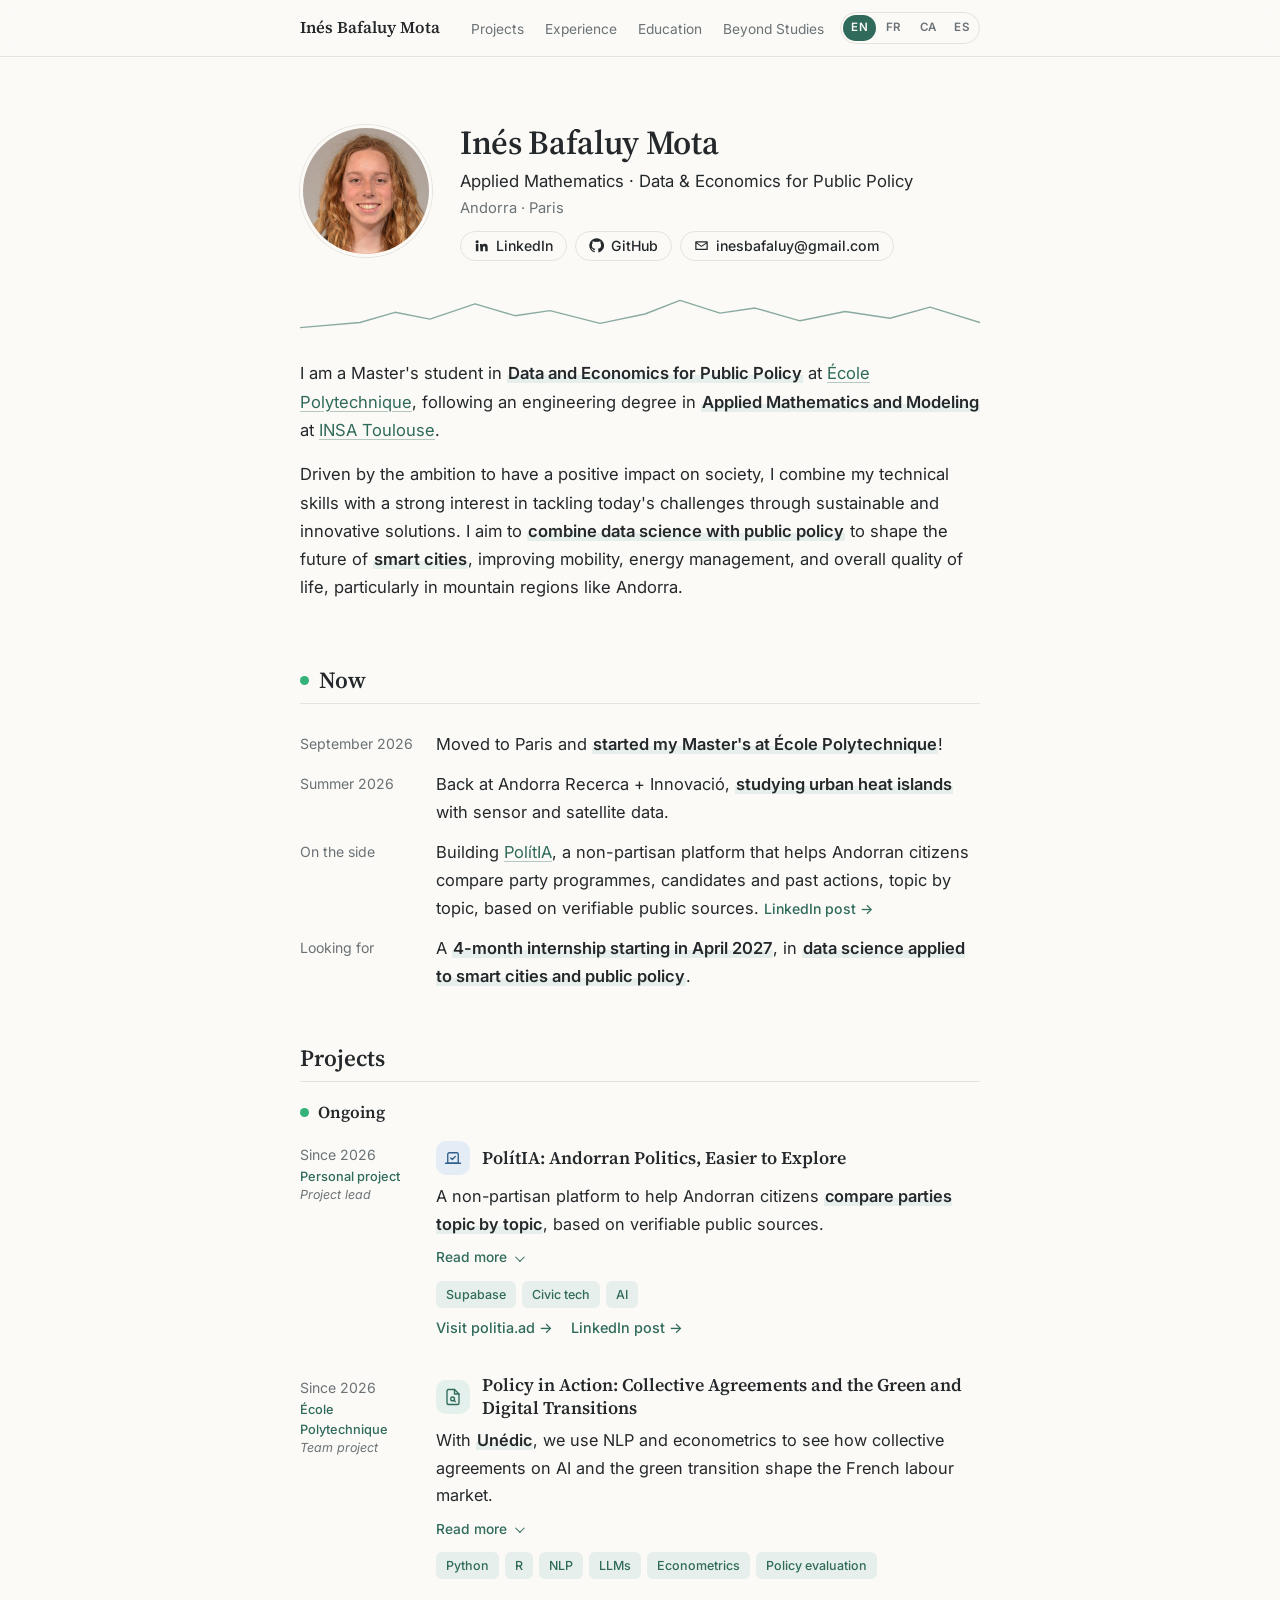
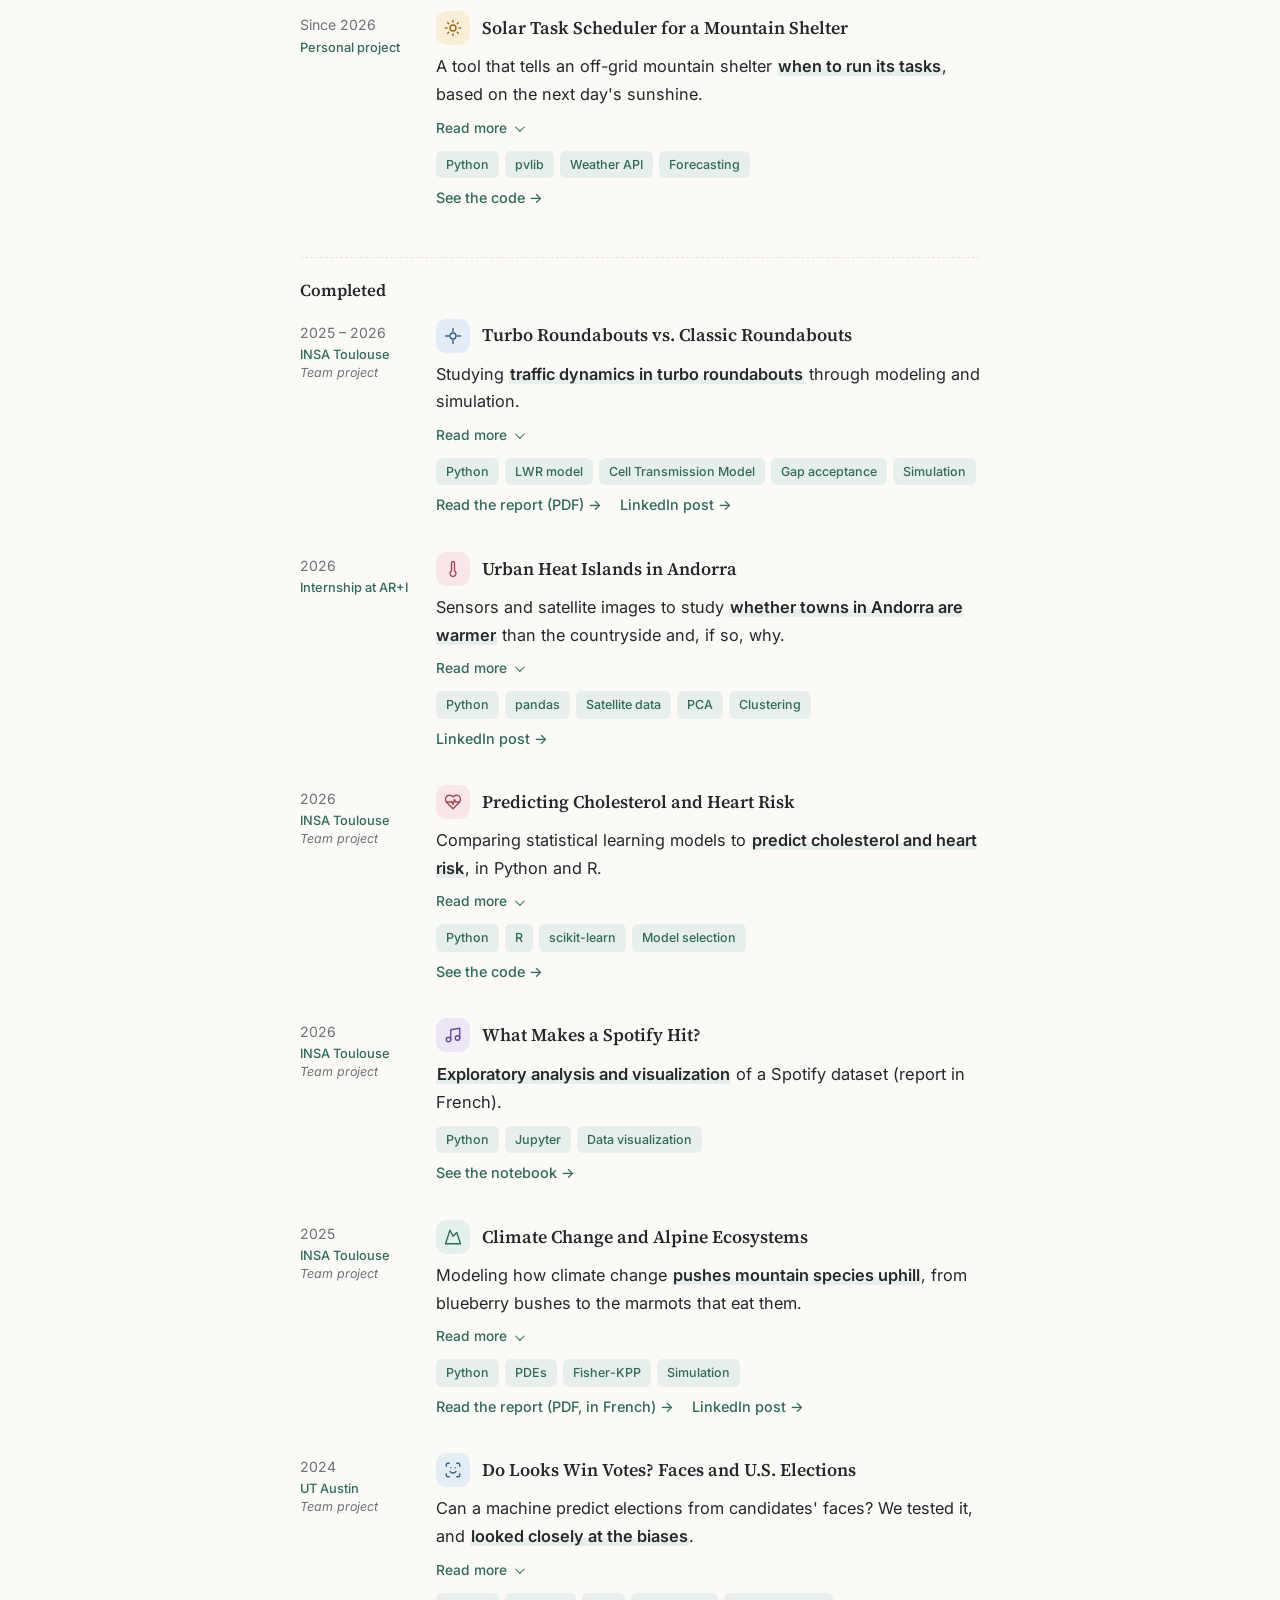
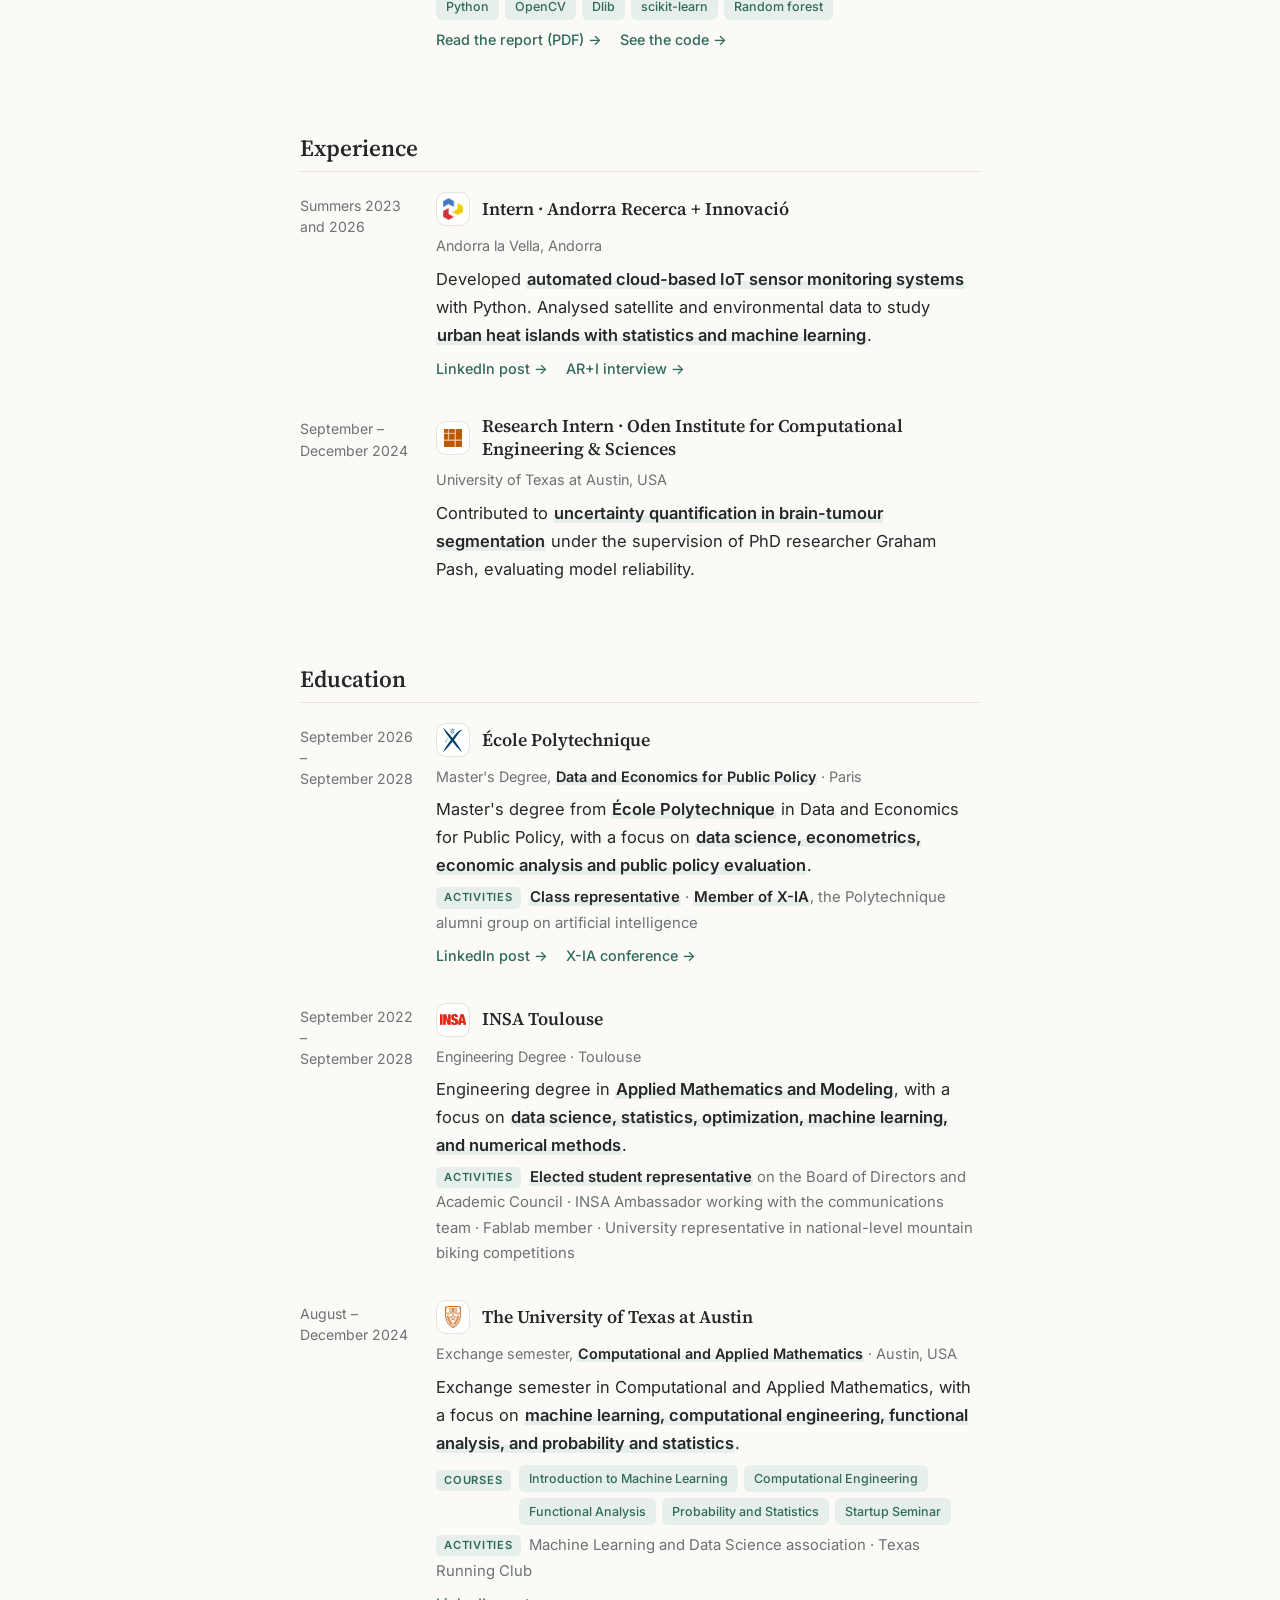
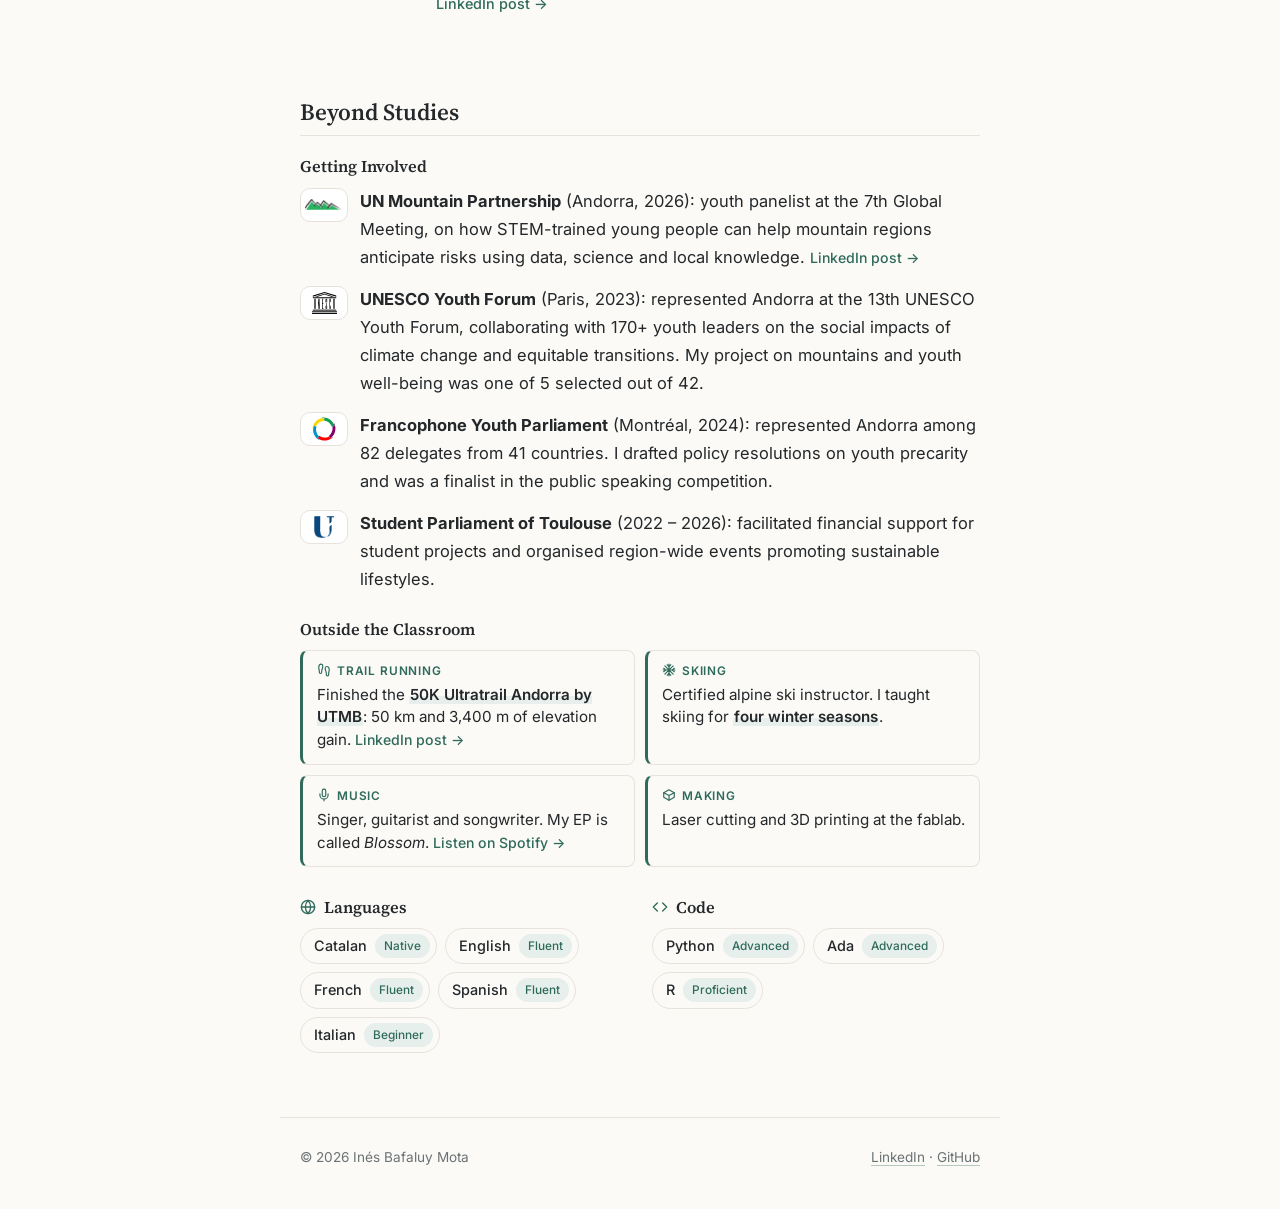
<file: index.html>
<!doctype html>
<html lang="en">
<head>
  <meta charset="utf-8">
  <meta name="viewport" content="width=device-width, initial-scale=1">
  <title>Inés Bafaluy Mota</title>
  <meta name="description" content="Inés Bafaluy Mota: Master's student in Data and Economics for Public Policy at École Polytechnique and engineering student in Applied Mathematics at INSA Toulouse.">
  <link rel="preconnect" href="https://fonts.googleapis.com">
  <link rel="preconnect" href="https://fonts.gstatic.com" crossorigin>
  <link href="https://fonts.googleapis.com/css2?family=Inter:wght@400;500;600&family=Source+Serif+4:opsz,wght@8..60,500;8..60,600&display=swap" rel="stylesheet">
  <link rel="stylesheet" href="style.css?v=83f60889">
  <link rel="alternate" hreflang="en" href="https://inesbafaluy.github.io/">
  <link rel="alternate" hreflang="fr" href="https://inesbafaluy.github.io/fr/">
  <link rel="alternate" hreflang="ca" href="https://inesbafaluy.github.io/ca/">
  <link rel="alternate" hreflang="es" href="https://inesbafaluy.github.io/es/">
  <link rel="alternate" hreflang="x-default" href="https://inesbafaluy.github.io/">
  <link rel="canonical" href="https://inesbafaluy.github.io/">
  <link rel="icon" href="assets/favicon.svg" type="image/svg+xml">
  <meta name="theme-color" content="#2f6a5b">
  <meta property="og:type" content="profile">
  <meta property="og:site_name" content="Inés Bafaluy Mota">
  <meta property="og:title" content="Inés Bafaluy Mota">
  <meta property="og:description" content="Inés Bafaluy Mota: Master's student in Data and Economics for Public Policy at École Polytechnique and engineering student in Applied Mathematics at INSA Toulouse.">
  <meta property="og:url" content="https://inesbafaluy.github.io/">
  <meta property="og:image" content="https://inesbafaluy.github.io/assets/ines.jpg">
  <meta property="og:image:width" content="480">
  <meta property="og:image:height" content="480">
  <meta property="og:image:alt" content="Portrait of Inés Bafaluy Mota">
  <meta property="og:locale" content="en_US">
  <meta property="og:locale:alternate" content="fr_FR">
  <meta property="og:locale:alternate" content="ca_ES">
  <meta property="og:locale:alternate" content="es_ES">
  <meta name="twitter:card" content="summary">
</head>
<body>
  <nav class="nav">
    <div class="wrap nav-inner">
      <a href="#top" class="nav-name">Inés Bafaluy Mota</a>
      <div class="nav-right">
        <div class="nav-links">
          <a href="#projects">Projects</a>
          <a href="#experience">Experience</a>
          <a href="#education">Education</a>
          <a href="#life">Beyond Studies</a>
        </div>
        <div class="lang" role="navigation" aria-label="Language"><a href="./" lang="en" class="on" aria-current="page">EN</a><a href="fr/" lang="fr">FR</a><a href="ca/" lang="ca">CA</a><a href="es/" lang="es">ES</a></div>
      </div>
    </div>
  </nav>

  <main id="top" class="wrap">

    <!-- INTRO -->
    <header class="intro">
      <img class="avatar" src="assets/ines.jpg" alt="Portrait of Inés Bafaluy Mota" width="132" height="132">
      <div>
        <h1>Inés Bafaluy Mota</h1>
        <p class="role">Applied Mathematics · Data &amp; Economics for Public Policy</p>
        <p class="places">Andorra · Paris</p>
        <div class="buttons">
          <a class="pill" href="https://www.linkedin.com/in/inesbafaluy" target="_blank" rel="noopener">
            <svg viewBox="0 0 24 24" aria-hidden="true"><path d="M4.98 3.5a2.5 2.5 0 1 1 0 5 2.5 2.5 0 0 1 0-5zM3 9.75h4V21H3zM9.5 9.75h3.8v1.6h.06c.53-1 1.83-2.05 3.77-2.05 4.03 0 4.77 2.65 4.77 6.1V21h-4v-5c0-1.2-.02-2.73-1.66-2.73-1.67 0-1.93 1.3-1.93 2.64V21h-4z"/></svg>
            LinkedIn
          </a>
          <a class="pill" href="https://github.com/InesBafaluy" target="_blank" rel="noopener">
            <svg viewBox="0 0 24 24" aria-hidden="true"><path d="M12 .5a11.5 11.5 0 0 0-3.64 22.41c.58.1.79-.25.79-.56v-2c-3.2.7-3.88-1.37-3.88-1.37-.53-1.33-1.28-1.69-1.28-1.69-1.05-.71.08-.7.08-.7 1.16.08 1.77 1.19 1.77 1.19 1.03 1.77 2.7 1.26 3.36.96.1-.75.4-1.26.73-1.55-2.56-.29-5.25-1.28-5.25-5.68 0-1.26.45-2.28 1.19-3.09-.12-.29-.52-1.46.11-3.05 0 0 .97-.31 3.17 1.18a11 11 0 0 1 5.77 0c2.2-1.49 3.17-1.18 3.17-1.18.63 1.59.23 2.76.11 3.05.74.81 1.19 1.83 1.19 3.09 0 4.41-2.7 5.38-5.26 5.67.41.36.78 1.06.78 2.14v3.17c0 .31.21.67.8.56A11.5 11.5 0 0 0 12 .5z"/></svg>
            GitHub
          </a>
          <button class="pill copy" type="button" data-email="inesbafaluy@gmail.com">
            <svg viewBox="0 0 24 24" aria-hidden="true"><path d="M3 5h18a1 1 0 0 1 1 1v12a1 1 0 0 1-1 1H3a1 1 0 0 1-1-1V6a1 1 0 0 1 1-1zm1.4 2L12 12.4 19.6 7zM20 8.7l-7.42 5.12a1 1 0 0 1-1.16 0L4 8.7V17h16z"/></svg>
            <span>inesbafaluy@gmail.com</span>
          </button>
        </div>
      </div>
    </header>

    <svg class="ridge" viewBox="0 0 680 40" preserveAspectRatio="none" aria-hidden="true">
      <path d="M0 36 L60 30 L95 18 L130 26 L175 8 L215 22 L250 16 L300 31 L345 20 L380 4 L420 19 L455 13 L500 28 L545 17 L590 25 L630 12 L680 30"/>
    </svg>

    <section class="prose">
      <p>I am a Master's student in <strong>Data and Economics for Public Policy</strong> at <a href="https://www.polytechnique.edu" target="_blank" rel="noopener">École Polytechnique</a>, following an engineering degree in <strong>Applied Mathematics and Modeling</strong> at <a href="https://www.insa-toulouse.fr" target="_blank" rel="noopener">INSA Toulouse</a>.</p>
      <p>Driven by the ambition to have a positive impact on society, I combine my technical skills with a strong interest in tackling today's challenges through sustainable and innovative solutions. I aim to <strong>combine data science with public policy</strong> to shape the future of <strong>smart cities</strong>, improving mobility, energy management, and overall quality of life, particularly in mountain regions like Andorra.</p>
    </section>

    <!-- NOW -->
    <section class="block">
      <h2><span class="live" aria-hidden="true"></span>Now</h2>
      <ul class="now">
        <li><span class="when">September 2026</span> <span>Moved to Paris and <strong>started my Master's at École Polytechnique</strong>!</span></li>
        <li><span class="when">Summer 2026</span> <span>Back at Andorra Recerca + Innovació, <strong>studying urban heat islands</strong> with sensor and satellite data.</span></li>
        <li><span class="when">On the side</span> <span>Building <a href="https://politia.ad/en" target="_blank" rel="noopener">PolítIA</a>, a non-partisan platform that helps Andorran citizens compare party programmes, candidates and past actions, topic by topic, based on verifiable public sources. <a class="inline-more" href="https://www.linkedin.com/feed/update/urn:li:activity:7511666416178339840/" target="_blank" rel="noopener">LinkedIn post →</a></span></li>
        <li><span class="when">Looking for</span> <span>A <strong>4-month internship starting in April 2027</strong>, in <strong>data science applied to smart cities and public policy</strong>.</span></li>
      </ul>
    </section>

    <!-- PROJECTS -->
    <section id="projects" class="block">
      <h2>Projects</h2>

      <h3 class="minor group"><span class="live" aria-hidden="true"></span>Ongoing</h3>
      <article class="item">
        <p class="date">Since 2026<span class="ctx">Personal project</span><span class="team">Project lead</span></p>
        <div>
          <div class="title-row"><span class="ic c-blue" aria-hidden="true"><svg viewBox="0 0 24 24"><path d="m9 12 2 2 4-4"/><path d="M5 7c0-1.1.9-2 2-2h10a2 2 0 0 1 2 2v12H5V7Z"/><path d="M22 19H2"/></svg></span><h3>PolítIA: Andorran Politics, Easier to Explore</h3></div>
          <p class="summary">A non-partisan platform to help Andorran citizens <strong>compare parties topic by topic</strong>, based on verifiable public sources.</p>
          <details class="fold"><summary><span class="open-label">Read more</span><span class="close-label">Show less</span></summary>
            <p>With Andorra's next general elections approaching, PolítIA brings <strong>party programmes, candidates, proposals and past votes</strong> together in one place. Every piece of information is <strong>linked to a verifiable public source</strong>, with no ratings and no advertising. Through Open Space, anyone can suggest sources, which I review one by one. Later on, an AI assistant will answer questions using only the platform's data.</p>
          </details>
          <ul class="tags"><li>Supabase</li><li>Civic tech</li><li>AI</li></ul>
          <p class="more"><a href="https://politia.ad/en" target="_blank" rel="noopener">Visit politia.ad →</a><a href="https://www.linkedin.com/feed/update/urn:li:activity:7511666416178339840/" target="_blank" rel="noopener">LinkedIn post →</a></p>
        </div>
      </article>

      <article class="item">
        <p class="date">Since 2026<span class="ctx">École Polytechnique</span><span class="team">Team project</span></p>
        <div>
          <div class="title-row"><span class="ic c-green" aria-hidden="true"><svg viewBox="0 0 24 24"><path d="M14 2H6a2 2 0 0 0-2 2v16a2 2 0 0 0 2 2h12a2 2 0 0 0 2-2V8z"/><path d="M14 2v6h6"/><circle cx="11.5" cy="14.5" r="2.5"/><path d="m13.3 16.3 1.7 1.7"/></svg></span><h3>Policy in Action: Collective Agreements and the Green and Digital Transitions</h3></div>
          <p class="summary">With <strong>Unédic</strong>, we use NLP and econometrics to see how collective agreements on AI and the green transition shape the French labour market.</p>
          <details class="fold"><summary><span class="open-label">Read more</span><span class="close-label">Show less</span></summary>
            <p>An <strong>applied research project with Unédic</strong>, the body that manages unemployment insurance in France. We study how <strong>collective agreements on artificial intelligence and the ecological transition</strong> support changes in the French labour market. The project uses <strong>NLP and LLMs</strong> to find and classify agreements published on Légifrance, links them to firm and employee data from Insee and Dares, and <strong>applies econometrics</strong> to employment, hiring and turnover, to inform the decisions of social partners.</p>
          </details>
          <ul class="tags"><li>Python</li><li>R</li><li>NLP</li><li>LLMs</li><li>Econometrics</li><li>Policy evaluation</li></ul>
        </div>
      </article>

      <article class="item">
        <p class="date">Since 2026<span class="ctx">Personal project</span></p>
        <div>
          <div class="title-row"><span class="ic c-amber" aria-hidden="true"><svg viewBox="0 0 24 24"><circle cx="12" cy="12" r="4"/><path d="M12 2v2M12 20v2M4.93 4.93l1.41 1.41M17.66 17.66l1.41 1.41M2 12h2M20 12h2M6.34 17.66l-1.41 1.41M19.07 4.93l-1.41 1.41"/></svg></span><h3>Solar Task Scheduler for a Mountain Shelter</h3></div>
          <p class="summary">A tool that tells an off-grid mountain shelter <strong>when to run its tasks</strong>, based on the next day's sunshine.</p>
          <details class="fold"><summary><span class="open-label">Read more</span><span class="close-label">Show less</span></summary>
            <p>Off-grid shelters run on solar panels and batteries. This tool <strong>forecasts the next day's solar production</strong> and suggests <strong>when to run each task</strong>, without draining the battery.</p>
          </details>
          <ul class="tags"><li>Python</li><li>pvlib</li><li>Weather API</li><li>Forecasting</li></ul>
          <p class="more"><a href="https://github.com/InesBafaluy/solar-energy-task-scheduler" target="_blank" rel="noopener">See the code →</a></p>
        </div>
      </article>

      <h3 class="minor group">Completed</h3>

      <article class="item">
        <p class="date">2025 – 2026<span class="ctx">INSA Toulouse</span><span class="team">Team project</span></p>
        <div>
          <div class="title-row"><span class="ic c-blue" aria-hidden="true"><svg viewBox="0 0 24 24"><circle cx="12" cy="12" r="4"/><path d="M12 2v4M12 18v4M2 12h4M18 12h4"/></svg></span><h3>Turbo Roundabouts vs. Classic Roundabouts</h3></div>
          <p class="summary">Studying <strong>traffic dynamics in turbo roundabouts</strong> through modeling and simulation.</p>
          <details class="fold"><summary><span class="open-label">Read more</span><span class="close-label">Show less</span></summary>
            <p>A research project at INSA Toulouse on modeling traffic at roundabouts with the <strong>macroscopic LWR model</strong>. I built a simulation comparing conventional two-lane roundabouts with turbo roundabouts, using a <strong>Cell Transmission Model and gap-acceptance theory</strong>. <strong>Turbo roundabouts reduced congestion the most</strong> under intermediate to high traffic demand.</p>
          </details>
          <ul class="tags"><li>Python</li><li>LWR model</li><li>Cell Transmission Model</li><li>Gap acceptance</li><li>Simulation</li></ul>
          <p class="more"><a href="reports/roundabouts-traffic-simulation.pdf" target="_blank" rel="noopener">Read the report (PDF) →</a><a href="https://www.linkedin.com/feed/update/urn:li:activity:7464618345687027712/" target="_blank" rel="noopener">LinkedIn post →</a></p>
        </div>
      </article>

      <article class="item">
        <p class="date">2026<span class="ctx">Internship at AR+I</span></p>
        <div>
          <div class="title-row"><span class="ic c-rose" aria-hidden="true"><svg viewBox="0 0 24 24"><path d="M14 4v10.54a4 4 0 1 1-4 0V4a2 2 0 0 1 4 0Z"/></svg></span><h3>Urban Heat Islands in Andorra</h3></div>
          <p class="summary">Sensors and satellite images to study <strong>whether towns in Andorra are warmer</strong> than the countryside and, if so, why.</p>
          <details class="fold"><summary><span class="open-label">Read more</span><span class="close-label">Show less</span></summary>
            <p>Is the town warmer than the countryside and, if so, why? I cleaned data from a network of <strong>temperature and humidity sensors</strong> (outliers, stuck sensors, sudden jumps), then compared it with <strong>Sentinel-2 satellite indices</strong> using PCA, clustering and regression.</p>
          </details>
          <ul class="tags"><li>Python</li><li>pandas</li><li>Satellite data</li><li>PCA</li><li>Clustering</li></ul>
          <p class="more"><a href="https://www.linkedin.com/feed/update/urn:li:activity:7495770332608237568/" target="_blank" rel="noopener">LinkedIn post →</a></p>
        </div>
      </article>

      <article class="item">
        <p class="date">2026<span class="ctx">INSA Toulouse</span><span class="team">Team project</span></p>
        <div>
          <div class="title-row"><span class="ic c-rose" aria-hidden="true"><svg viewBox="0 0 24 24"><path d="M19 14c1.49-1.46 3-3.21 3-5.5A5.5 5.5 0 0 0 16.5 3c-1.76 0-3 .5-4.5 2-1.5-1.5-2.74-2-4.5-2A5.5 5.5 0 0 0 2 8.5c0 2.3 1.5 4.05 3 5.5l7 7Z"/><path d="M3.22 12H9.5l.5-1 2 4.5 2-7 1.5 3.5h5.27"/></svg></span><h3>Predicting Cholesterol and Heart Risk</h3></div>
          <p class="summary">Comparing statistical learning models to <strong>predict cholesterol and heart risk</strong>, in Python and R.</p>
          <details class="fold"><summary><span class="open-label">Read more</span><span class="close-label">Show less</span></summary>
            <p>A statistical-learning project comparing <strong>Lasso, Ridge, SVMs</strong> and other models, in both Python and R.</p>
          </details>
          <ul class="tags"><li>Python</li><li>R</li><li>scikit-learn</li><li>Model selection</li></ul>
          <p class="more"><a href="https://github.com/InesBafaluy/ML-heart-cholesterol-prediction" target="_blank" rel="noopener">See the code →</a></p>
        </div>
      </article>

      <article class="item">
        <p class="date">2026<span class="ctx">INSA Toulouse</span><span class="team">Team project</span></p>
        <div>
          <div class="title-row"><span class="ic c-violet" aria-hidden="true"><svg viewBox="0 0 24 24"><path d="M9 18V5l12-2v13"/><circle cx="6" cy="18" r="3"/><circle cx="18" cy="16" r="3"/></svg></span><h3>What Makes a Spotify Hit?</h3></div>
          <p><strong>Exploratory analysis and visualization</strong> of a Spotify dataset (report in French).</p>
          <ul class="tags"><li>Python</li><li>Jupyter</li><li>Data visualization</li></ul>
          <p class="more"><a href="https://github.com/InesBafaluy/spotify-data-analysis" target="_blank" rel="noopener">See the notebook →</a></p>
        </div>
      </article>

      <article class="item">
        <p class="date">2025<span class="ctx">INSA Toulouse</span><span class="team">Team project</span></p>
        <div>
          <div class="title-row"><span class="ic c-green" aria-hidden="true"><svg viewBox="0 0 24 24"><path d="m8 3 4 8 5-5 5 15H2L8 3z"/></svg></span><h3>Climate Change and Alpine Ecosystems</h3></div>
          <p class="summary">Modeling how climate change <strong>pushes mountain species uphill</strong>, from blueberry bushes to the marmots that eat them.</p>
          <details class="fold"><summary><span class="open-label">Read more</span><span class="close-label">Show less</span></summary>
            <p>Population dynamics modeling with the <strong>Fisher-KPP reaction–diffusion equation</strong>, to simulate how species react when climate change shifts, shrinks or disrupts their habitat. The case study follows blueberry bushes and marmots in the mountains: as warming pushes the bushes uphill, <strong>the marmots follow them</strong>.</p>
          </details>
          <ul class="tags"><li>Python</li><li>PDEs</li><li>Fisher-KPP</li><li>Simulation</li></ul>
          <p class="more"><a href="reports/population-dynamics-climate-change.pdf" target="_blank" rel="noopener">Read the report (PDF, in French) →</a><a href="https://www.linkedin.com/feed/update/urn:li:activity:7344992629274697730/" target="_blank" rel="noopener">LinkedIn post →</a></p>
        </div>
      </article>

      <article class="item">
        <p class="date">2024<span class="ctx">UT Austin</span><span class="team">Team project</span></p>
        <div>
          <div class="title-row"><span class="ic c-blue" aria-hidden="true"><svg viewBox="0 0 24 24"><path d="M3 7V5a2 2 0 0 1 2-2h2M17 3h2a2 2 0 0 1 2 2v2M21 17v2a2 2 0 0 1-2 2h-2M7 21H5a2 2 0 0 1-2-2v-2"/><path d="M8 14s1.5 2 4 2 4-2 4-2M9 9h.01M15 9h.01"/></svg></span><h3>Do Looks Win Votes? Faces and U.S. Elections</h3></div>
          <p class="summary">Can a machine predict elections from candidates' faces? We tested it, and <strong>looked closely at the biases</strong>.</p>
          <details class="fold"><summary><span class="open-label">Read more</span><span class="close-label">Show less</span></summary>
            <p>A machine-learning project for my Intro to AI course at UT Austin. We mapped <strong>68 facial landmarks</strong> on every U.S. presidential candidate since 1960, turned them into 2,280 distance features, and compared <strong>random forests, SVMs and neural networks</strong> to measure how facial features correlate with election results, while discussing the biases of such a model.</p>
          </details>
          <ul class="tags"><li>Python</li><li>OpenCV</li><li>Dlib</li><li>scikit-learn</li><li>Random forest</li></ul>
          <p class="more"><a href="reports/faces-and-elections.pdf" target="_blank" rel="noopener">Read the report (PDF) →</a><a href="https://github.com/InesBafaluy/do-looks-win-votes" target="_blank" rel="noopener">See the code →</a></p>
        </div>
      </article>
    </section>

    <!-- EXPERIENCE -->
    <section id="experience" class="block">
      <h2>Experience</h2>

      <article class="item">
        <p class="date">Summers 2023 and 2026</p>
        <div>
          <div class="title-row"><span class="mark"><img src="assets/mark-ari.png" alt="Andorra Recerca + Innovació" class="mark-sq"></span><h3>Intern · Andorra Recerca + Innovació</h3></div>
          <p class="sub">Andorra la Vella, Andorra</p>
          <p>Developed <strong>automated cloud-based IoT sensor monitoring systems</strong> with Python. Analysed satellite and environmental data to study <strong>urban heat islands with statistics and machine learning</strong>.</p>
          <p class="more"><a href="https://www.linkedin.com/feed/update/urn:li:activity:7495770332608237568/" target="_blank" rel="noopener">LinkedIn post →</a><a href="https://www.linkedin.com/feed/update/urn:li:activity:7496153131958001664/" target="_blank" rel="noopener">AR+I interview →</a></p>
        </div>
      </article>

      <article class="item">
        <p class="date">September – <br>December 2024</p>
        <div>
          <div class="title-row"><span class="mark"><img src="assets/mark-oden.png" alt="Oden Institute" class="mark-sq mark-small"></span><h3>Research Intern · Oden Institute for Computational Engineering &amp; Sciences</h3></div>
          <p class="sub">University of Texas at Austin, USA</p>
          <p>Contributed to <strong>uncertainty quantification in brain-tumour segmentation</strong> under the supervision of PhD researcher Graham Pash, evaluating model reliability.</p>
        </div>
      </article>
    </section>

    <!-- EDUCATION -->
    <section id="education" class="block">
      <h2>Education</h2>

      <article class="item">
        <p class="date">September 2026 – <br>September 2028</p>
        <div>
          <div class="title-row"><span class="mark"><img src="assets/mark-polytechnique.png" alt="École Polytechnique" class="mark-x"></span><h3>École Polytechnique</h3></div>
          <p class="sub">Master's Degree, <strong>Data and Economics for Public Policy</strong> · Paris</p>
          <p>Master's degree from <strong>École Polytechnique</strong> in Data and Economics for Public Policy, with a focus on <strong>data science, econometrics, economic analysis and public policy evaluation</strong>.</p>
          <p class="involve"><span>Activities</span><strong>Class representative</strong> · <strong>Member of X-IA</strong>, the Polytechnique alumni group on artificial intelligence</p>
          <p class="more"><a href="https://www.linkedin.com/feed/update/urn:li:activity:7487830926161473537/" target="_blank" rel="noopener">LinkedIn post →</a><a href="https://www.linkedin.com/feed/update/urn:li:activity:7505770388711223297/" target="_blank" rel="noopener">X-IA conference →</a></p>
        </div>
      </article>

      <article class="item">
        <p class="date">September 2022 – <br>September 2028</p>
        <div>
          <div class="title-row"><span class="mark"><img src="assets/mark-insa.png" alt="INSA Toulouse" class="mark-insa"></span><h3>INSA Toulouse</h3></div>
          <p class="sub">Engineering Degree · Toulouse</p>
          <p>Engineering degree in <strong>Applied Mathematics and Modeling</strong>, with a focus on <strong>data science, statistics, optimization, machine learning, and numerical methods</strong>.</p>
          <p class="involve"><span>Activities</span><strong>Elected student representative</strong> on the Board of Directors and Academic Council · INSA Ambassador working with the communications team · Fablab member · University representative in national-level mountain biking competitions</p>
        </div>
      </article>

      <article class="item">
        <p class="date">August – <br>December 2024</p>
        <div>
          <div class="title-row"><span class="mark"><img src="assets/mark-utaustin.png" alt="The University of Texas at Austin" class="mark-sq"></span><h3>The University of Texas at Austin</h3></div>
          <p class="sub">Exchange semester, <strong>Computational and Applied Mathematics</strong> · Austin, USA</p>
          <p>Exchange semester in Computational and Applied Mathematics, with a focus on <strong>machine learning, computational engineering, functional analysis, and probability and statistics</strong>.</p>
          <div class="labeled"><span class="lbl">Courses</span><ul class="tags"><li>Introduction to Machine Learning</li><li>Computational Engineering</li><li>Functional Analysis</li><li>Probability and Statistics</li><li>Startup Seminar</li></ul></div>
          <p class="involve"><span>Activities</span>Machine Learning and Data Science association · Texas Running Club</p>
          <p class="more"><a href="https://www.linkedin.com/feed/update/urn:li:activity:7289668125996777472/" target="_blank" rel="noopener">LinkedIn post →</a></p>
        </div>
      </article>
    </section>

    <!-- BEYOND -->
    <section id="life" class="block">
      <h2>Beyond Studies</h2>

      <h3 class="minor">Getting Involved</h3>
      <ul class="plain with-marks">
        <li><span class="mark"><img src="assets/mark-mountain-partnership.png" alt="Mountain Partnership" class="mark-mp"></span><div><strong>UN Mountain Partnership</strong> (Andorra, 2026): youth panelist at the 7th Global Meeting, on how STEM-trained young people can help mountain regions anticipate risks using data, science and local knowledge. <a class="inline-more" href="https://www.linkedin.com/feed/update/urn:li:activity:7443705400761245696/" target="_blank" rel="noopener">LinkedIn post →</a></div></li>
        <li><span class="mark"><img src="assets/mark-unesco.svg" alt="UNESCO" class="mark-unesco"></span><div><strong>UNESCO Youth Forum</strong> (Paris, 2023): represented Andorra at the 13th UNESCO Youth Forum, collaborating with 170+ youth leaders on the social impacts of climate change and equitable transitions. My project on mountains and youth well-being was one of 5 selected out of 42.</div></li>
        <li><span class="mark"><img src="assets/mark-francophonie.svg" alt="Organisation internationale de la Francophonie" class="mark-oif"></span><div><strong>Francophone Youth Parliament</strong> (Montréal, 2024): represented Andorra among 82 delegates from 41 countries. I drafted policy resolutions on youth precarity and was a finalist in the public speaking competition.</div></li>
        <li><span class="mark"><img src="assets/mark-univ-toulouse.png" alt="Université de Toulouse" class="mark-ut"></span><div><strong>Student Parliament of Toulouse</strong> (2022 – 2026): facilitated financial support for student projects and organised region-wide events promoting sustainable lifestyles.</div></li>
      </ul>

      <h3 class="minor">Outside the Classroom</h3>
      <ul class="hobbies">
        <li><span class="label"><svg viewBox="0 0 24 24" aria-hidden="true"><path d="M4 16v-2.38C4 11.5 2.97 10.5 3 8c.03-2.72 1.49-6 4.5-6C9.37 2 10 3.8 10 5.5c0 3.11-2 5.66-2 8.68V16a2 2 0 1 1-4 0Z"/><path d="M20 20v-2.38c0-2.12 1.03-3.12 1-5.62-.03-2.72-1.49-6-4.5-6C14.63 6 14 7.8 14 9.5c0 3.11 2 5.66 2 8.68V20a2 2 0 1 0 4 0Z"/></svg>Trail running</span>Finished the <strong>50K Ultratrail Andorra by UTMB</strong>: 50 km and 3,400 m of elevation gain. <a class="inline-more" href="https://www.linkedin.com/feed/update/urn:li:activity:7339927428221341696/" target="_blank" rel="noopener">LinkedIn post →</a></li>
        <li><span class="label"><svg viewBox="0 0 24 24" aria-hidden="true"><path d="M12 2v20M2 12h20M4.93 4.93l14.14 14.14M19.07 4.93 4.93 19.07"/><path d="m9 3 3 3 3-3M9 21l3-3 3 3M3 9l3 3-3 3M21 9l-3 3 3 3"/></svg>Skiing</span>Certified alpine ski instructor. I taught skiing for <strong>four winter seasons</strong>.</li>
        <li><span class="label"><svg viewBox="0 0 24 24" aria-hidden="true"><path d="M12 2a3 3 0 0 0-3 3v7a3 3 0 0 0 6 0V5a3 3 0 0 0-3-3Z"/><path d="M19 10v2a7 7 0 0 1-14 0v-2M12 19v3"/></svg>Music</span>Singer, guitarist and songwriter. My EP is called <em>Blossom</em>. <a class="inline-more" href="https://open.spotify.com/album/5LrgT84EDR8Z6v54Huli7t" target="_blank" rel="noopener">Listen on Spotify →</a></li>
        <li><span class="label"><svg viewBox="0 0 24 24" aria-hidden="true"><path d="M21 8 12 3 3 8v8l9 5 9-5V8Z"/><path d="m3 8 9 5 9-5M12 13v8"/></svg>Making</span>Laser cutting and 3D printing at the fablab.</li>
      </ul>

      <div class="skills-grid">
        <div>
          <h3 class="minor"><svg viewBox="0 0 24 24" aria-hidden="true"><circle cx="12" cy="12" r="10"/><path d="M2 12h20M12 2a15.3 15.3 0 0 1 4 10 15.3 15.3 0 0 1-4 10 15.3 15.3 0 0 1-4-10 15.3 15.3 0 0 1 4-10z"/></svg>Languages</h3>
          <ul class="levels">
            <li><span>Catalan</span><em>Native</em></li>
            <li><span>English</span><em>Fluent</em></li>
            <li><span>French</span><em>Fluent</em></li>
            <li><span>Spanish</span><em>Fluent</em></li>
            <li><span>Italian</span><em>Beginner</em></li>
          </ul>
        </div>
        <div>
          <h3 class="minor"><svg viewBox="0 0 24 24" aria-hidden="true"><path d="m16 18 6-6-6-6M8 6l-6 6 6 6"/></svg>Code</h3>
          <ul class="levels">
            <li><span>Python</span><em>Advanced</em></li>
            <li><span>Ada</span><em>Advanced</em></li>
            <li><span>R</span><em>Proficient</em></li>
          </ul>
        </div>
      </div>
    </section>
  </main>

  <footer class="wrap footer">
    <span>© 2026 Inés Bafaluy Mota</span>
    <span><a href="https://www.linkedin.com/in/inesbafaluy" target="_blank" rel="noopener">LinkedIn</a> · <a href="https://github.com/InesBafaluy" target="_blank" rel="noopener">GitHub</a></span>
  </footer>

  <script>
    // Fade sections in as they scroll into view.
    (function () {
      if (!('IntersectionObserver' in window)) return;
      var els = document.querySelectorAll('.block h2, .item, .now li, .plain li, .hobbies li, .skills-grid > div');
      document.documentElement.classList.add('js-reveal');
      var io = new IntersectionObserver(function (entries) {
        entries.forEach(function (e) {
          if (e.isIntersecting) { e.target.classList.add('shown'); io.unobserve(e.target); }
        });
      }, { rootMargin: '0px 0px -8% 0px' });
      els.forEach(function (el) { el.classList.add('reveal'); io.observe(el); });
    })();

    // Copy the email address instead of opening a mail app.
    document.querySelectorAll('.copy').forEach(function (btn) {
      var label = btn.querySelector('span');
      var email = btn.dataset.email;
      btn.addEventListener('click', function () {
        var done = function () {
          label.textContent = 'Email copied!';
          btn.classList.add('copied');
          setTimeout(function () { label.textContent = email; btn.classList.remove('copied'); }, 1800);
        };
        if (navigator.clipboard) {
          navigator.clipboard.writeText(email).then(done, function () { label.textContent = email; });
        }
      });
    });
  </script>
</body>
</html>
</file>
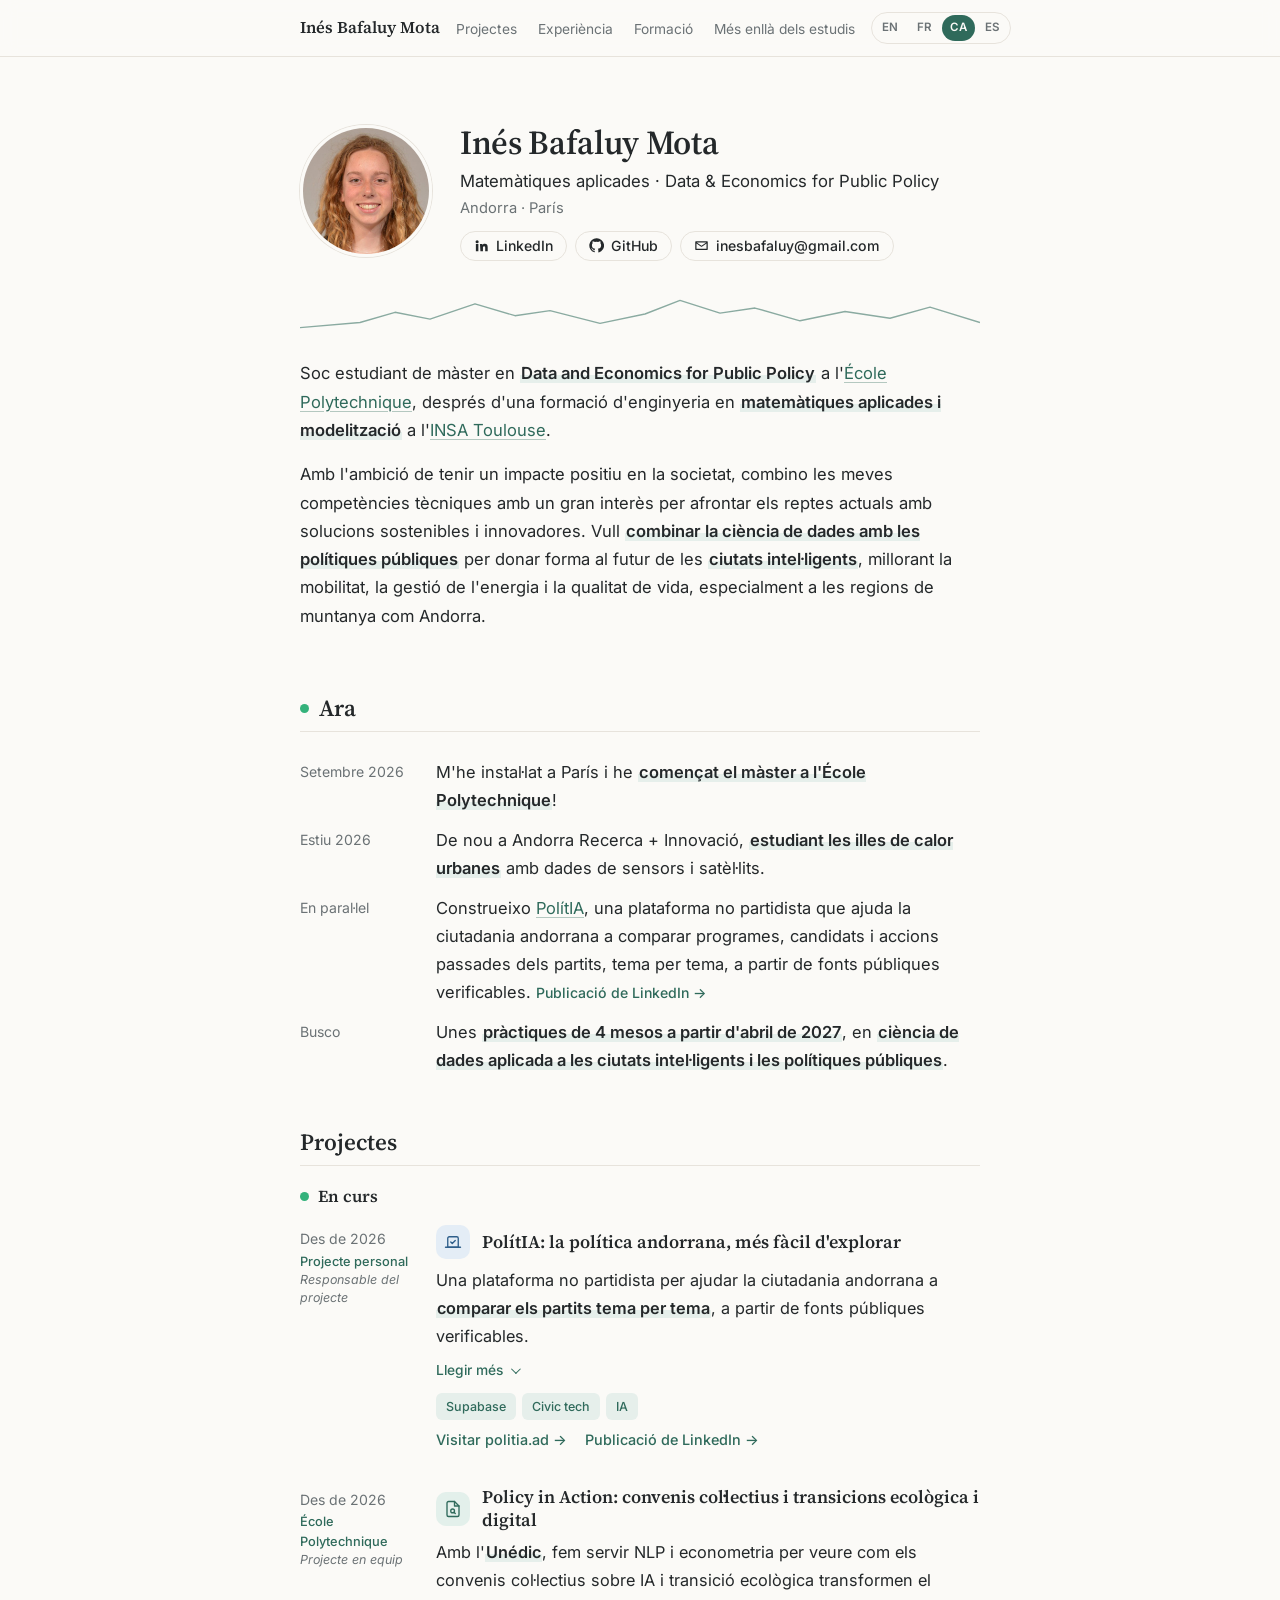
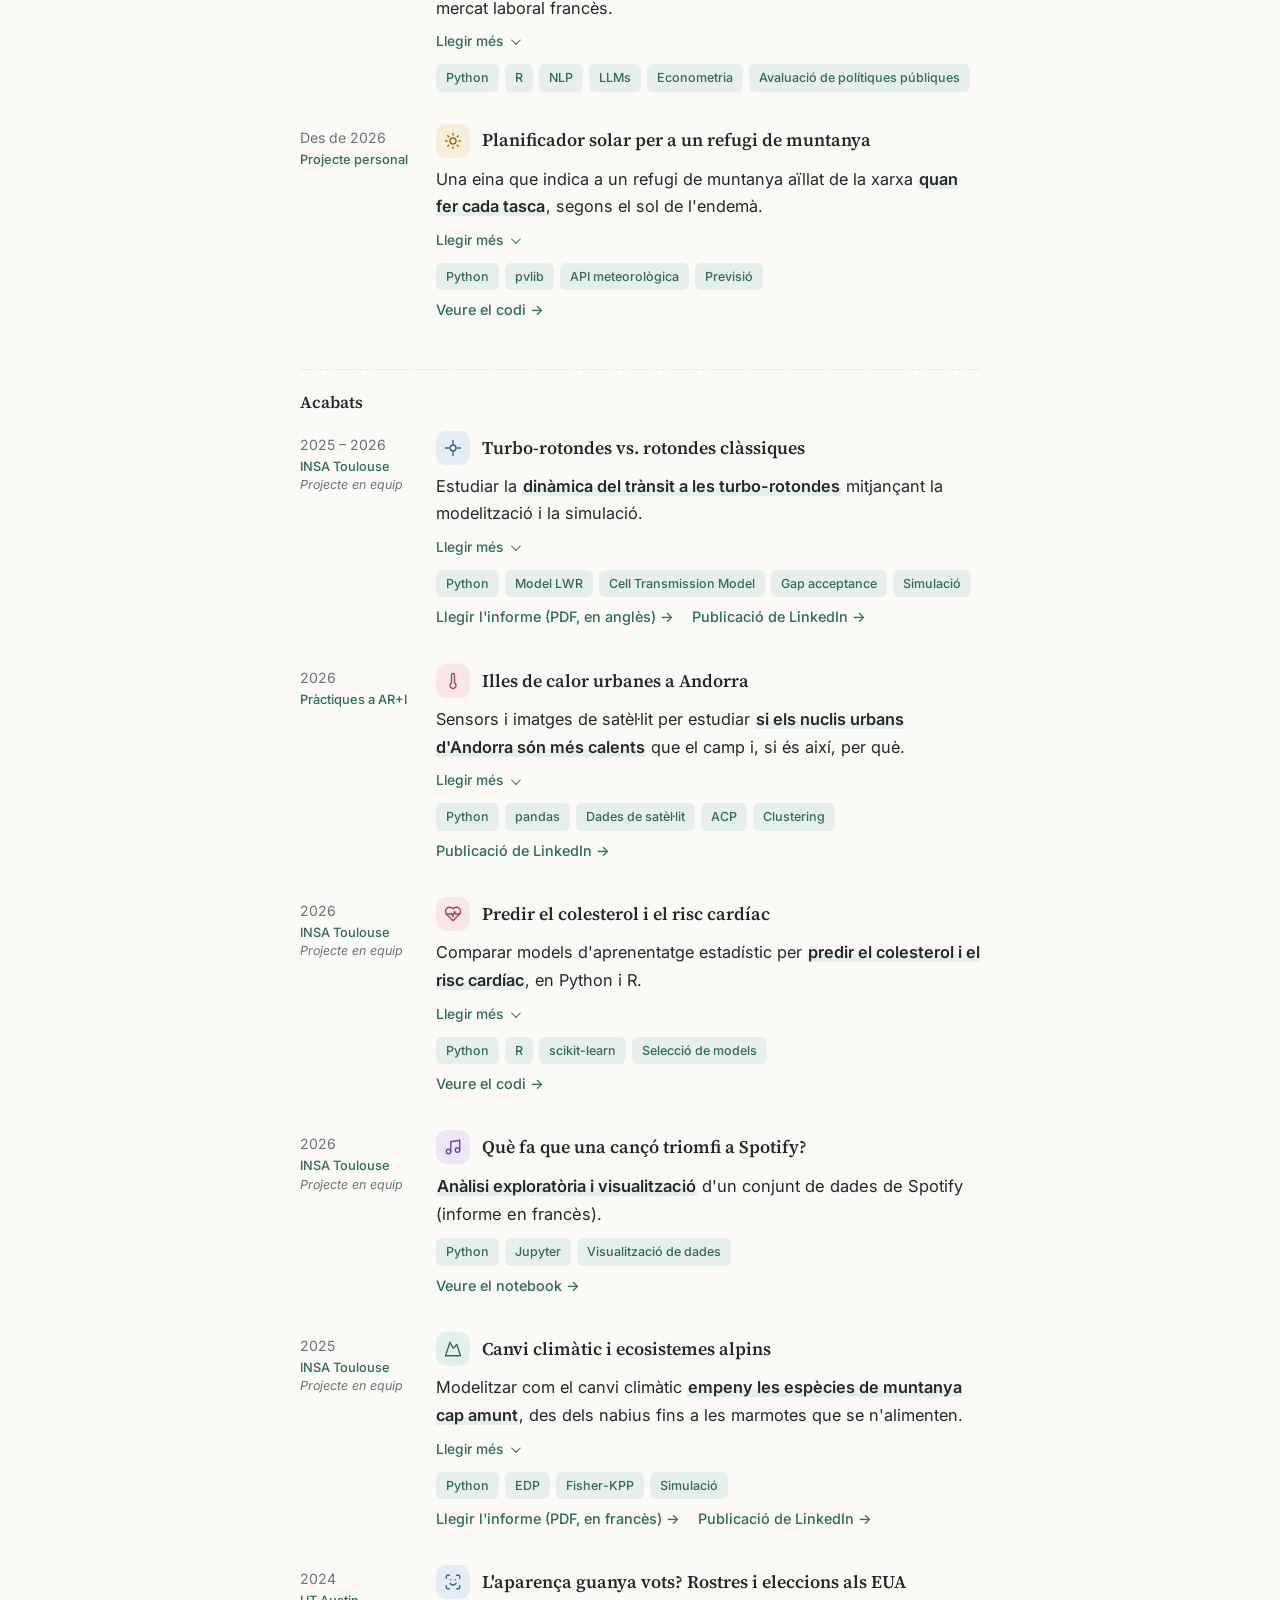
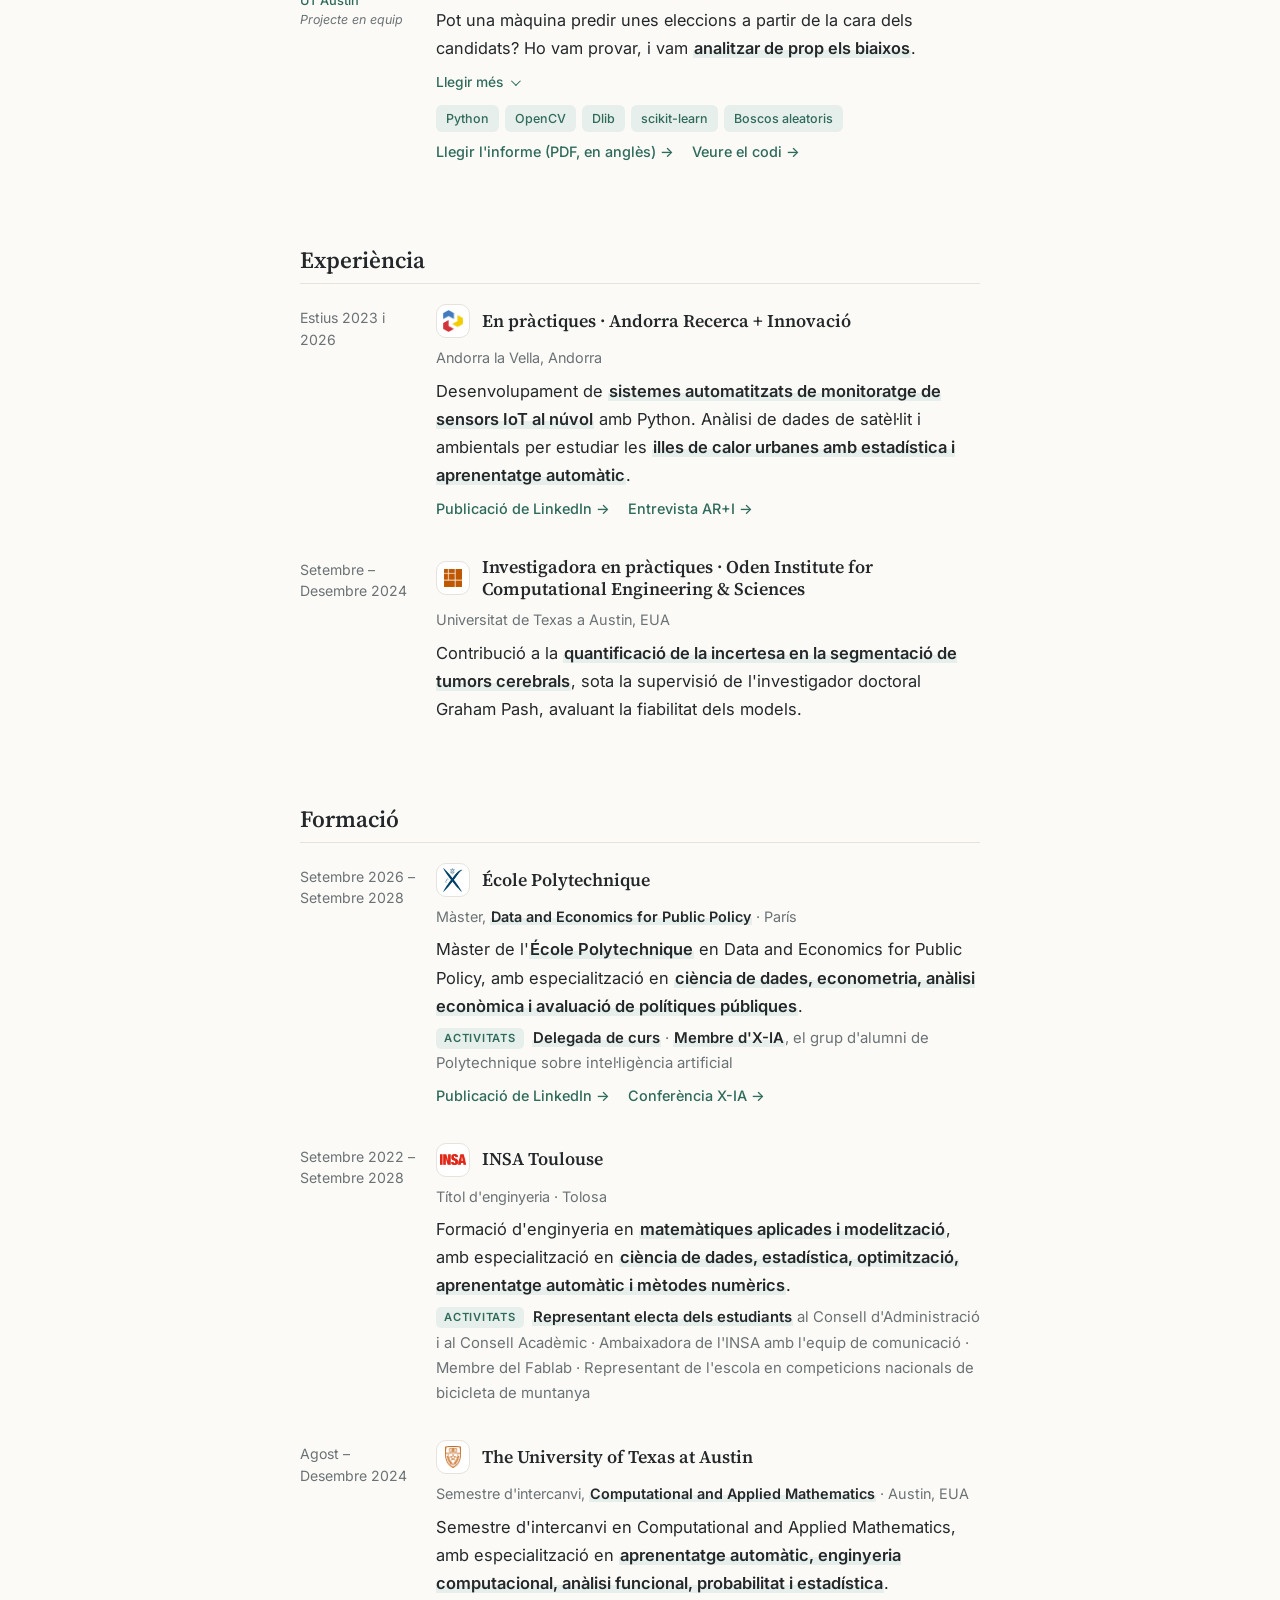
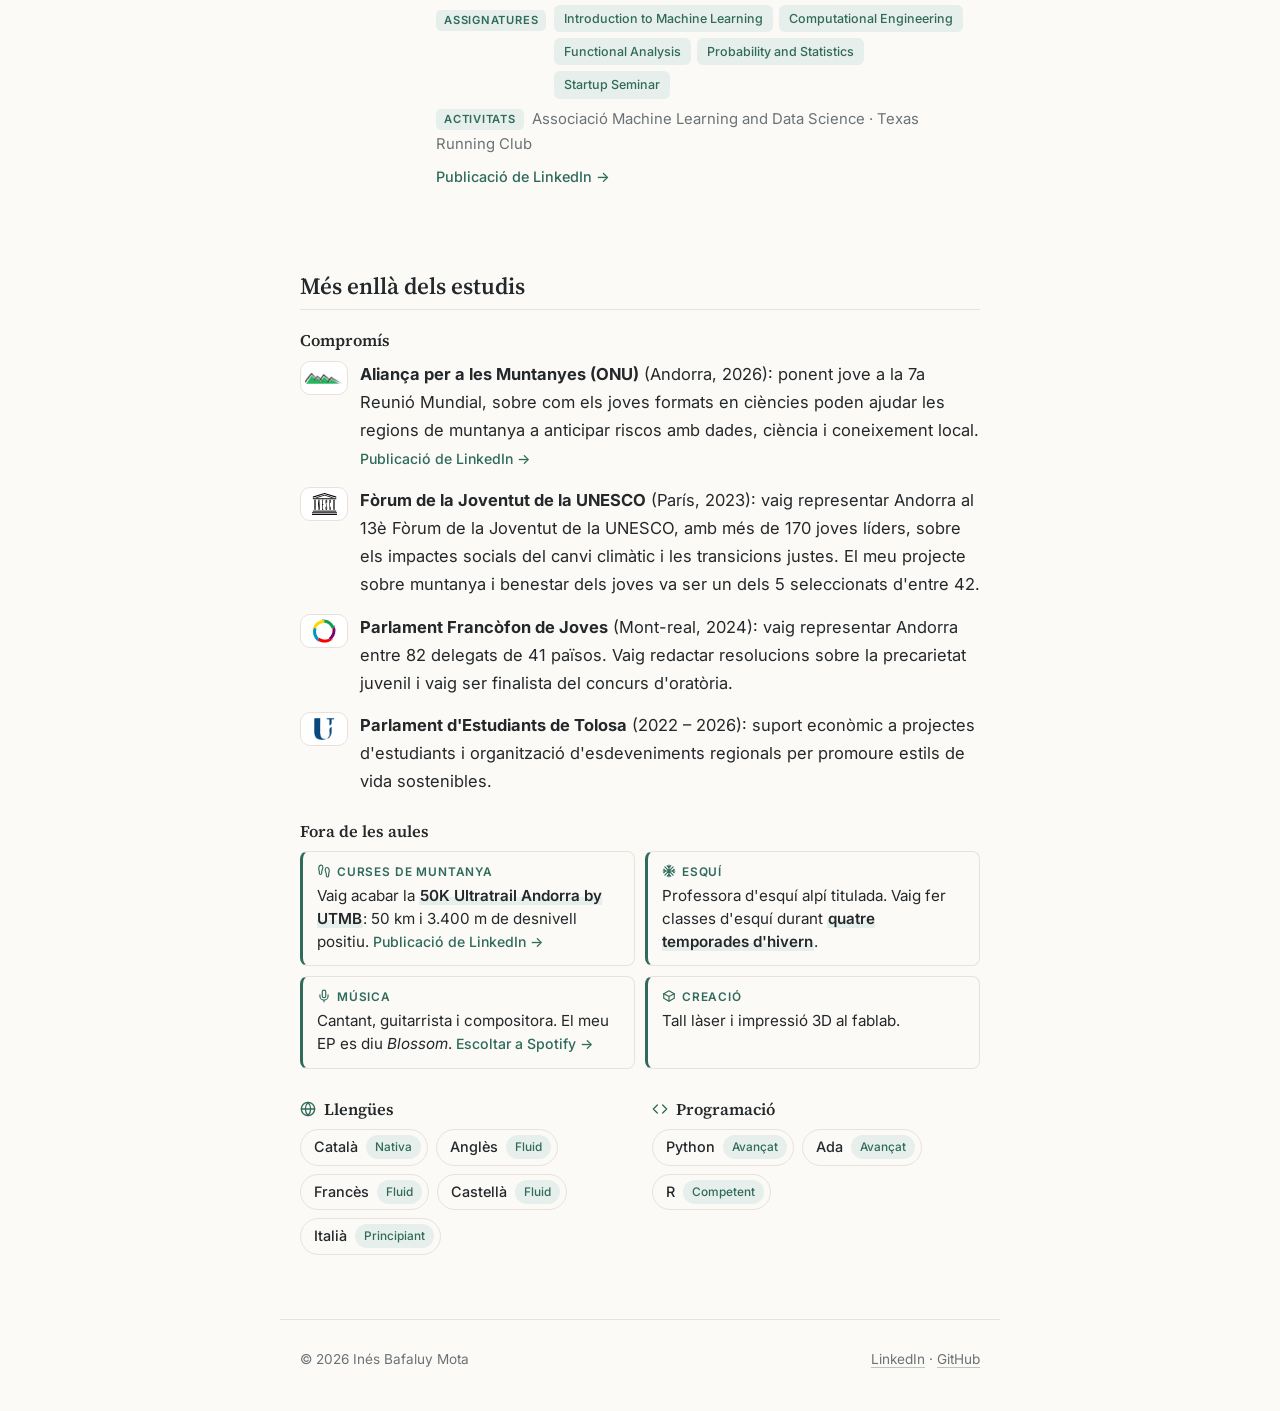
<file: ca/index.html>
<!doctype html>
<html lang="ca">
<head>
  <meta charset="utf-8">
  <meta name="viewport" content="width=device-width, initial-scale=1">
  <title>Inés Bafaluy Mota</title>
  <meta name="description" content="Inés Bafaluy Mota: estudiant de màster en Data and Economics for Public Policy a l'École Polytechnique i estudiant d'enginyeria en matemàtiques aplicades a l'INSA Toulouse.">
  <link rel="preconnect" href="https://fonts.googleapis.com">
  <link rel="preconnect" href="https://fonts.gstatic.com" crossorigin>
  <link href="https://fonts.googleapis.com/css2?family=Inter:wght@400;500;600&family=Source+Serif+4:opsz,wght@8..60,500;8..60,600&display=swap" rel="stylesheet">
  <link rel="stylesheet" href="../style.css?v=83f60889">
  <link rel="alternate" hreflang="en" href="https://inesbafaluy.github.io/">
  <link rel="alternate" hreflang="fr" href="https://inesbafaluy.github.io/fr/">
  <link rel="alternate" hreflang="ca" href="https://inesbafaluy.github.io/ca/">
  <link rel="alternate" hreflang="es" href="https://inesbafaluy.github.io/es/">
  <link rel="alternate" hreflang="x-default" href="https://inesbafaluy.github.io/">
  <link rel="canonical" href="https://inesbafaluy.github.io/ca/">
  <link rel="icon" href="../assets/favicon.svg" type="image/svg+xml">
  <meta name="theme-color" content="#2f6a5b">
  <meta property="og:type" content="profile">
  <meta property="og:site_name" content="Inés Bafaluy Mota">
  <meta property="og:title" content="Inés Bafaluy Mota">
  <meta property="og:description" content="Inés Bafaluy Mota: estudiant de màster en Data and Economics for Public Policy a l'École Polytechnique i estudiant d'enginyeria en matemàtiques aplicades a l'INSA Toulouse.">
  <meta property="og:url" content="https://inesbafaluy.github.io/ca/">
  <meta property="og:image" content="https://inesbafaluy.github.io/assets/ines.jpg">
  <meta property="og:image:width" content="480">
  <meta property="og:image:height" content="480">
  <meta property="og:image:alt" content="Portrait of Inés Bafaluy Mota">
  <meta property="og:locale" content="ca_ES">
  <meta property="og:locale:alternate" content="en_US">
  <meta property="og:locale:alternate" content="fr_FR">
  <meta property="og:locale:alternate" content="es_ES">
  <meta name="twitter:card" content="summary">
</head>
<body>
  <nav class="nav">
    <div class="wrap nav-inner">
      <a href="#top" class="nav-name">Inés Bafaluy Mota</a>
      <div class="nav-right">
        <div class="nav-links">
          <a href="#projects">Projectes</a>
          <a href="#experience">Experiència</a>
          <a href="#education">Formació</a>
          <a href="#life">Més enllà dels estudis</a>
        </div>
        <div class="lang" role="navigation" aria-label="Llengua"><a href="../" lang="en">EN</a><a href="../fr/" lang="fr">FR</a><a href="../ca/" lang="ca" class="on" aria-current="page">CA</a><a href="../es/" lang="es">ES</a></div>
      </div>
    </div>
  </nav>

  <main id="top" class="wrap">

    <!-- INTRO -->
    <header class="intro">
      <img class="avatar" src="../assets/ines.jpg" alt="Retrat d'Inés Bafaluy Mota" width="132" height="132">
      <div>
        <h1>Inés Bafaluy Mota</h1>
        <p class="role">Matemàtiques aplicades · Data &amp; Economics for Public Policy</p>
        <p class="places">Andorra · París</p>
        <div class="buttons">
          <a class="pill" href="https://www.linkedin.com/in/inesbafaluy" target="_blank" rel="noopener">
            <svg viewBox="0 0 24 24" aria-hidden="true"><path d="M4.98 3.5a2.5 2.5 0 1 1 0 5 2.5 2.5 0 0 1 0-5zM3 9.75h4V21H3zM9.5 9.75h3.8v1.6h.06c.53-1 1.83-2.05 3.77-2.05 4.03 0 4.77 2.65 4.77 6.1V21h-4v-5c0-1.2-.02-2.73-1.66-2.73-1.67 0-1.93 1.3-1.93 2.64V21h-4z"/></svg>
            LinkedIn
          </a>
          <a class="pill" href="https://github.com/InesBafaluy" target="_blank" rel="noopener">
            <svg viewBox="0 0 24 24" aria-hidden="true"><path d="M12 .5a11.5 11.5 0 0 0-3.64 22.41c.58.1.79-.25.79-.56v-2c-3.2.7-3.88-1.37-3.88-1.37-.53-1.33-1.28-1.69-1.28-1.69-1.05-.71.08-.7.08-.7 1.16.08 1.77 1.19 1.77 1.19 1.03 1.77 2.7 1.26 3.36.96.1-.75.4-1.26.73-1.55-2.56-.29-5.25-1.28-5.25-5.68 0-1.26.45-2.28 1.19-3.09-.12-.29-.52-1.46.11-3.05 0 0 .97-.31 3.17 1.18a11 11 0 0 1 5.77 0c2.2-1.49 3.17-1.18 3.17-1.18.63 1.59.23 2.76.11 3.05.74.81 1.19 1.83 1.19 3.09 0 4.41-2.7 5.38-5.26 5.67.41.36.78 1.06.78 2.14v3.17c0 .31.21.67.8.56A11.5 11.5 0 0 0 12 .5z"/></svg>
            GitHub
          </a>
          <button class="pill copy" type="button" data-email="inesbafaluy@gmail.com">
            <svg viewBox="0 0 24 24" aria-hidden="true"><path d="M3 5h18a1 1 0 0 1 1 1v12a1 1 0 0 1-1 1H3a1 1 0 0 1-1-1V6a1 1 0 0 1 1-1zm1.4 2L12 12.4 19.6 7zM20 8.7l-7.42 5.12a1 1 0 0 1-1.16 0L4 8.7V17h16z"/></svg>
            <span>inesbafaluy@gmail.com</span>
          </button>
        </div>
      </div>
    </header>

    <svg class="ridge" viewBox="0 0 680 40" preserveAspectRatio="none" aria-hidden="true">
      <path d="M0 36 L60 30 L95 18 L130 26 L175 8 L215 22 L250 16 L300 31 L345 20 L380 4 L420 19 L455 13 L500 28 L545 17 L590 25 L630 12 L680 30"/>
    </svg>

    <section class="prose">
      <p>Soc estudiant de màster en <strong>Data and Economics for Public Policy</strong> a l'<a href="https://www.polytechnique.edu" target="_blank" rel="noopener">École Polytechnique</a>, després d'una formació d'enginyeria en <strong>matemàtiques aplicades i modelització</strong> a l'<a href="https://www.insa-toulouse.fr" target="_blank" rel="noopener">INSA Toulouse</a>.</p>
      <p>Amb l'ambició de tenir un impacte positiu en la societat, combino les meves competències tècniques amb un gran interès per afrontar els reptes actuals amb solucions sostenibles i innovadores. Vull <strong>combinar la ciència de dades amb les polítiques públiques</strong> per donar forma al futur de les <strong>ciutats intel·ligents</strong>, millorant la mobilitat, la gestió de l'energia i la qualitat de vida, especialment a les regions de muntanya com Andorra.</p>
    </section>

    <!-- NOW -->
    <section class="block">
      <h2><span class="live" aria-hidden="true"></span>Ara</h2>
      <ul class="now">
        <li><span class="when">Setembre 2026</span> <span>M'he instal·lat a París i he <strong>començat el màster a l'École Polytechnique</strong>!</span></li>
        <li><span class="when">Estiu 2026</span> <span>De nou a Andorra Recerca + Innovació, <strong>estudiant les illes de calor urbanes</strong> amb dades de sensors i satèl·lits.</span></li>
        <li><span class="when">En paral·lel</span> <span>Construeixo <a href="https://politia.ad/ca" target="_blank" rel="noopener">PolítIA</a>, una plataforma no partidista que ajuda la ciutadania andorrana a comparar programes, candidats i accions passades dels partits, tema per tema, a partir de fonts públiques verificables. <a class="inline-more" href="https://www.linkedin.com/feed/update/urn:li:activity:7511666416178339840/" target="_blank" rel="noopener">Publicació de LinkedIn →</a></span></li>
        <li><span class="when">Busco</span> <span>Unes <strong>pràctiques de 4 mesos a partir d'abril de 2027</strong>, en <strong>ciència de dades aplicada a les ciutats intel·ligents i les polítiques públiques</strong>.</span></li>
      </ul>
    </section>

    <!-- PROJECTS -->
    <section id="projects" class="block">
      <h2>Projectes</h2>

      <h3 class="minor group"><span class="live" aria-hidden="true"></span>En curs</h3>
      <article class="item">
        <p class="date">Des de 2026<span class="ctx">Projecte personal</span><span class="team">Responsable del projecte</span></p>
        <div>
          <div class="title-row"><span class="ic c-blue" aria-hidden="true"><svg viewBox="0 0 24 24"><path d="m9 12 2 2 4-4"/><path d="M5 7c0-1.1.9-2 2-2h10a2 2 0 0 1 2 2v12H5V7Z"/><path d="M22 19H2"/></svg></span><h3>PolítIA: la política andorrana, més fàcil d'explorar</h3></div>
          <p class="summary">Una plataforma no partidista per ajudar la ciutadania andorrana a <strong>comparar els partits tema per tema</strong>, a partir de fonts públiques verificables.</p>
          <details class="fold"><summary><span class="open-label">Llegir més</span><span class="close-label">Mostrar menys</span></summary>
            <p>Amb les pròximes eleccions generals d'Andorra a l'horitzó, PolítIA reuneix <strong>programes, candidats, propostes i votacions passades</strong> en un sol lloc. Cada informació està <strong>vinculada a una font pública verificable</strong>, sense puntuacions ni publicitat. Amb Open Space, tothom pot proposar fonts, que reviso una per una. Més endavant, un assistent d'IA respondrà preguntes basant-se només en les dades de la plataforma.</p>
          </details>
          <ul class="tags"><li>Supabase</li><li>Civic tech</li><li>IA</li></ul>
          <p class="more"><a href="https://politia.ad/ca" target="_blank" rel="noopener">Visitar politia.ad →</a><a href="https://www.linkedin.com/feed/update/urn:li:activity:7511666416178339840/" target="_blank" rel="noopener">Publicació de LinkedIn →</a></p>
        </div>
      </article>

      <article class="item">
        <p class="date">Des de 2026<span class="ctx">École Polytechnique</span><span class="team">Projecte en equip</span></p>
        <div>
          <div class="title-row"><span class="ic c-green" aria-hidden="true"><svg viewBox="0 0 24 24"><path d="M14 2H6a2 2 0 0 0-2 2v16a2 2 0 0 0 2 2h12a2 2 0 0 0 2-2V8z"/><path d="M14 2v6h6"/><circle cx="11.5" cy="14.5" r="2.5"/><path d="m13.3 16.3 1.7 1.7"/></svg></span><h3>Policy in Action: convenis col·lectius i transicions ecològica i digital</h3></div>
          <p class="summary">Amb l'<strong>Unédic</strong>, fem servir NLP i econometria per veure com els convenis col·lectius sobre IA i transició ecològica transformen el mercat laboral francès.</p>
          <details class="fold"><summary><span class="open-label">Llegir més</span><span class="close-label">Mostrar menys</span></summary>
            <p>Un <strong>projecte de recerca aplicada amb l'Unédic</strong>, l'organisme que gestiona l'assegurança d'atur a França. Estudiem com els <strong>convenis col·lectius sobre intel·ligència artificial i transició ecològica</strong> acompanyen les transformacions del mercat laboral francès. El projecte fa servir <strong>NLP i LLM</strong> per identificar i classificar els convenis publicats a Légifrance, els creua amb dades d'empreses i treballadors de l'Insee i la Dares, i <strong>aplica l'econometria</strong> a l'ocupació, la contractació i la rotació, per orientar les decisions dels agents socials.</p>
          </details>
          <ul class="tags"><li>Python</li><li>R</li><li>NLP</li><li>LLMs</li><li>Econometria</li><li>Avaluació de polítiques públiques</li></ul>
        </div>
      </article>

      <article class="item">
        <p class="date">Des de 2026<span class="ctx">Projecte personal</span></p>
        <div>
          <div class="title-row"><span class="ic c-amber" aria-hidden="true"><svg viewBox="0 0 24 24"><circle cx="12" cy="12" r="4"/><path d="M12 2v2M12 20v2M4.93 4.93l1.41 1.41M17.66 17.66l1.41 1.41M2 12h2M20 12h2M6.34 17.66l-1.41 1.41M19.07 4.93l-1.41 1.41"/></svg></span><h3>Planificador solar per a un refugi de muntanya</h3></div>
          <p class="summary">Una eina que indica a un refugi de muntanya aïllat de la xarxa <strong>quan fer cada tasca</strong>, segons el sol de l'endemà.</p>
          <details class="fold"><summary><span class="open-label">Llegir més</span><span class="close-label">Mostrar menys</span></summary>
            <p>Els refugis aïllats funcionen amb plaques solars i bateries. Aquesta eina <strong>preveu la producció solar de l'endemà</strong> i proposa <strong>quan fer cada tasca</strong>, sense buidar la bateria.</p>
          </details>
          <ul class="tags"><li>Python</li><li>pvlib</li><li>API meteorològica</li><li>Previsió</li></ul>
          <p class="more"><a href="https://github.com/InesBafaluy/solar-energy-task-scheduler" target="_blank" rel="noopener">Veure el codi →</a></p>
        </div>
      </article>

      <h3 class="minor group">Acabats</h3>

      <article class="item">
        <p class="date">2025 – 2026<span class="ctx">INSA Toulouse</span><span class="team">Projecte en equip</span></p>
        <div>
          <div class="title-row"><span class="ic c-blue" aria-hidden="true"><svg viewBox="0 0 24 24"><circle cx="12" cy="12" r="4"/><path d="M12 2v4M12 18v4M2 12h4M18 12h4"/></svg></span><h3>Turbo-rotondes vs. rotondes clàssiques</h3></div>
          <p class="summary">Estudiar la <strong>dinàmica del trànsit a les turbo-rotondes</strong> mitjançant la modelització i la simulació.</p>
          <details class="fold"><summary><span class="open-label">Llegir més</span><span class="close-label">Mostrar menys</span></summary>
            <p>Un projecte de recerca a l'INSA Toulouse sobre la modelització del trànsit a les rotondes amb el <strong>model macroscòpic LWR</strong>. Vaig construir una simulació que compara les rotondes clàssiques de dos carrils amb les turbo-rotondes, amb un <strong>Cell Transmission Model i la teoria d'acceptació d'intervals</strong>. <strong>Les turbo-rotondes són les que més redueixen la congestió</strong> quan la demanda de trànsit és mitjana o alta.</p>
          </details>
          <ul class="tags"><li>Python</li><li>Model LWR</li><li>Cell Transmission Model</li><li>Gap acceptance</li><li>Simulació</li></ul>
          <p class="more"><a href="../reports/roundabouts-traffic-simulation.pdf" target="_blank" rel="noopener">Llegir l'informe (PDF, en anglès) →</a><a href="https://www.linkedin.com/feed/update/urn:li:activity:7464618345687027712/" target="_blank" rel="noopener">Publicació de LinkedIn →</a></p>
        </div>
      </article>

      <article class="item">
        <p class="date">2026<span class="ctx">Pràctiques a AR+I</span></p>
        <div>
          <div class="title-row"><span class="ic c-rose" aria-hidden="true"><svg viewBox="0 0 24 24"><path d="M14 4v10.54a4 4 0 1 1-4 0V4a2 2 0 0 1 4 0Z"/></svg></span><h3>Illes de calor urbanes a Andorra</h3></div>
          <p class="summary">Sensors i imatges de satèl·lit per estudiar <strong>si els nuclis urbans d'Andorra són més calents</strong> que el camp i, si és així, per què.</p>
          <details class="fold"><summary><span class="open-label">Llegir més</span><span class="close-label">Mostrar menys</span></summary>
            <p>La ciutat és més calenta que el camp i, si és així, per què? Vaig netejar les dades d'una xarxa de <strong>sensors de temperatura i humitat</strong> (valors atípics, sensors bloquejats, salts sobtats) i després les vaig comparar amb <strong>índexs de satèl·lit Sentinel-2</strong> mitjançant ACP, clustering i regressió.</p>
          </details>
          <ul class="tags"><li>Python</li><li>pandas</li><li>Dades de satèl·lit</li><li>ACP</li><li>Clustering</li></ul>
          <p class="more"><a href="https://www.linkedin.com/feed/update/urn:li:activity:7495770332608237568/" target="_blank" rel="noopener">Publicació de LinkedIn →</a></p>
        </div>
      </article>

      <article class="item">
        <p class="date">2026<span class="ctx">INSA Toulouse</span><span class="team">Projecte en equip</span></p>
        <div>
          <div class="title-row"><span class="ic c-rose" aria-hidden="true"><svg viewBox="0 0 24 24"><path d="M19 14c1.49-1.46 3-3.21 3-5.5A5.5 5.5 0 0 0 16.5 3c-1.76 0-3 .5-4.5 2-1.5-1.5-2.74-2-4.5-2A5.5 5.5 0 0 0 2 8.5c0 2.3 1.5 4.05 3 5.5l7 7Z"/><path d="M3.22 12H9.5l.5-1 2 4.5 2-7 1.5 3.5h5.27"/></svg></span><h3>Predir el colesterol i el risc cardíac</h3></div>
          <p class="summary">Comparar models d'aprenentatge estadístic per <strong>predir el colesterol i el risc cardíac</strong>, en Python i R.</p>
          <details class="fold"><summary><span class="open-label">Llegir més</span><span class="close-label">Mostrar menys</span></summary>
            <p>Un projecte d'aprenentatge estadístic que compara <strong>Lasso, Ridge, SVM</strong> i altres models, en Python i R.</p>
          </details>
          <ul class="tags"><li>Python</li><li>R</li><li>scikit-learn</li><li>Selecció de models</li></ul>
          <p class="more"><a href="https://github.com/InesBafaluy/ML-heart-cholesterol-prediction" target="_blank" rel="noopener">Veure el codi →</a></p>
        </div>
      </article>

      <article class="item">
        <p class="date">2026<span class="ctx">INSA Toulouse</span><span class="team">Projecte en equip</span></p>
        <div>
          <div class="title-row"><span class="ic c-violet" aria-hidden="true"><svg viewBox="0 0 24 24"><path d="M9 18V5l12-2v13"/><circle cx="6" cy="18" r="3"/><circle cx="18" cy="16" r="3"/></svg></span><h3>Què fa que una cançó triomfi a Spotify?</h3></div>
          <p><strong>Anàlisi exploratòria i visualització</strong> d'un conjunt de dades de Spotify (informe en francès).</p>
          <ul class="tags"><li>Python</li><li>Jupyter</li><li>Visualització de dades</li></ul>
          <p class="more"><a href="https://github.com/InesBafaluy/spotify-data-analysis" target="_blank" rel="noopener">Veure el notebook →</a></p>
        </div>
      </article>

      <article class="item">
        <p class="date">2025<span class="ctx">INSA Toulouse</span><span class="team">Projecte en equip</span></p>
        <div>
          <div class="title-row"><span class="ic c-green" aria-hidden="true"><svg viewBox="0 0 24 24"><path d="m8 3 4 8 5-5 5 15H2L8 3z"/></svg></span><h3>Canvi climàtic i ecosistemes alpins</h3></div>
          <p class="summary">Modelitzar com el canvi climàtic <strong>empeny les espècies de muntanya cap amunt</strong>, des dels nabius fins a les marmotes que se n'alimenten.</p>
          <details class="fold"><summary><span class="open-label">Llegir més</span><span class="close-label">Mostrar menys</span></summary>
            <p>Modelització de la dinàmica de poblacions amb l'<strong>equació de reacció-difusió de Fisher-KPP</strong>, per simular com reaccionen les espècies quan el canvi climàtic desplaça, redueix o altera el seu hàbitat. L'estudi de cas segueix els nabius i les marmotes a la muntanya: quan l'escalfament empeny els nabius cap amunt, <strong>les marmotes els segueixen</strong>.</p>
          </details>
          <ul class="tags"><li>Python</li><li>EDP</li><li>Fisher-KPP</li><li>Simulació</li></ul>
          <p class="more"><a href="../reports/population-dynamics-climate-change.pdf" target="_blank" rel="noopener">Llegir l'informe (PDF, en francès) →</a><a href="https://www.linkedin.com/feed/update/urn:li:activity:7344992629274697730/" target="_blank" rel="noopener">Publicació de LinkedIn →</a></p>
        </div>
      </article>

      <article class="item">
        <p class="date">2024<span class="ctx">UT Austin</span><span class="team">Projecte en equip</span></p>
        <div>
          <div class="title-row"><span class="ic c-blue" aria-hidden="true"><svg viewBox="0 0 24 24"><path d="M3 7V5a2 2 0 0 1 2-2h2M17 3h2a2 2 0 0 1 2 2v2M21 17v2a2 2 0 0 1-2 2h-2M7 21H5a2 2 0 0 1-2-2v-2"/><path d="M8 14s1.5 2 4 2 4-2 4-2M9 9h.01M15 9h.01"/></svg></span><h3>L'aparença guanya vots? Rostres i eleccions als EUA</h3></div>
          <p class="summary">Pot una màquina predir unes eleccions a partir de la cara dels candidats? Ho vam provar, i vam <strong>analitzar de prop els biaixos</strong>.</p>
          <details class="fold"><summary><span class="open-label">Llegir més</span><span class="close-label">Mostrar menys</span></summary>
            <p>Un projecte d'aprenentatge automàtic per al meu curs d'introducció a la IA a UT Austin. Vam situar <strong>68 punts de referència facials</strong> en cada candidat a la presidència dels EUA des de 1960, els vam convertir en 2.280 variables de distància i vam comparar <strong>boscos aleatoris, SVM i xarxes neuronals</strong> per mesurar la relació entre els trets facials i els resultats electorals, tot discutint els biaixos d'un model així.</p>
          </details>
          <ul class="tags"><li>Python</li><li>OpenCV</li><li>Dlib</li><li>scikit-learn</li><li>Boscos aleatoris</li></ul>
          <p class="more"><a href="../reports/faces-and-elections.pdf" target="_blank" rel="noopener">Llegir l'informe (PDF, en anglès) →</a><a href="https://github.com/InesBafaluy/do-looks-win-votes" target="_blank" rel="noopener">Veure el codi →</a></p>
        </div>
      </article>
    </section>

    <!-- EXPERIENCE -->
    <section id="experience" class="block">
      <h2>Experiència</h2>

      <article class="item">
        <p class="date">Estius 2023 i 2026</p>
        <div>
          <div class="title-row"><span class="mark"><img src="../assets/mark-ari.png" alt="Andorra Recerca + Innovació" class="mark-sq"></span><h3>En pràctiques · Andorra Recerca + Innovació</h3></div>
          <p class="sub">Andorra la Vella, Andorra</p>
          <p>Desenvolupament de <strong>sistemes automatitzats de monitoratge de sensors IoT al núvol</strong> amb Python. Anàlisi de dades de satèl·lit i ambientals per estudiar les <strong>illes de calor urbanes amb estadística i aprenentatge automàtic</strong>.</p>
          <p class="more"><a href="https://www.linkedin.com/feed/update/urn:li:activity:7495770332608237568/" target="_blank" rel="noopener">Publicació de LinkedIn →</a><a href="https://www.linkedin.com/feed/update/urn:li:activity:7496153131958001664/" target="_blank" rel="noopener">Entrevista AR+I →</a></p>
        </div>
      </article>

      <article class="item">
        <p class="date">Setembre – <br>Desembre 2024</p>
        <div>
          <div class="title-row"><span class="mark"><img src="../assets/mark-oden.png" alt="Oden Institute" class="mark-sq mark-small"></span><h3>Investigadora en pràctiques · Oden Institute for Computational Engineering &amp; Sciences</h3></div>
          <p class="sub">Universitat de Texas a Austin, EUA</p>
          <p>Contribució a la <strong>quantificació de la incertesa en la segmentació de tumors cerebrals</strong>, sota la supervisió de l'investigador doctoral Graham Pash, avaluant la fiabilitat dels models.</p>
        </div>
      </article>
    </section>

    <!-- EDUCATION -->
    <section id="education" class="block">
      <h2>Formació</h2>

      <article class="item">
        <p class="date">Setembre 2026 – <br>Setembre 2028</p>
        <div>
          <div class="title-row"><span class="mark"><img src="../assets/mark-polytechnique.png" alt="École Polytechnique" class="mark-x"></span><h3>École Polytechnique</h3></div>
          <p class="sub">Màster, <strong>Data and Economics for Public Policy</strong> · París</p>
          <p>Màster de l'<strong>École Polytechnique</strong> en Data and Economics for Public Policy, amb especialització en <strong>ciència de dades, econometria, anàlisi econòmica i avaluació de polítiques públiques</strong>.</p>
          <p class="involve"><span>Activitats</span><strong>Delegada de curs</strong> · <strong>Membre d'X-IA</strong>, el grup d'alumni de Polytechnique sobre intel·ligència artificial</p>
          <p class="more"><a href="https://www.linkedin.com/feed/update/urn:li:activity:7487830926161473537/" target="_blank" rel="noopener">Publicació de LinkedIn →</a><a href="https://www.linkedin.com/feed/update/urn:li:activity:7505770388711223297/" target="_blank" rel="noopener">Conferència X-IA →</a></p>
        </div>
      </article>

      <article class="item">
        <p class="date">Setembre 2022 – <br>Setembre 2028</p>
        <div>
          <div class="title-row"><span class="mark"><img src="../assets/mark-insa.png" alt="INSA Toulouse" class="mark-insa"></span><h3>INSA Toulouse</h3></div>
          <p class="sub">Títol d'enginyeria · Tolosa</p>
          <p>Formació d'enginyeria en <strong>matemàtiques aplicades i modelització</strong>, amb especialització en <strong>ciència de dades, estadística, optimització, aprenentatge automàtic i mètodes numèrics</strong>.</p>
          <p class="involve"><span>Activitats</span><strong>Representant electa dels estudiants</strong> al Consell d'Administració i al Consell Acadèmic · Ambaixadora de l'INSA amb l'equip de comunicació · Membre del Fablab · Representant de l'escola en competicions nacionals de bicicleta de muntanya</p>
        </div>
      </article>

      <article class="item">
        <p class="date">Agost – <br>Desembre 2024</p>
        <div>
          <div class="title-row"><span class="mark"><img src="../assets/mark-utaustin.png" alt="The University of Texas at Austin" class="mark-sq"></span><h3>The University of Texas at Austin</h3></div>
          <p class="sub">Semestre d'intercanvi, <strong>Computational and Applied Mathematics</strong> · Austin, EUA</p>
          <p>Semestre d'intercanvi en Computational and Applied Mathematics, amb especialització en <strong>aprenentatge automàtic, enginyeria computacional, anàlisi funcional, probabilitat i estadística</strong>.</p>
          <div class="labeled"><span class="lbl">Assignatures</span><ul class="tags"><li>Introduction to Machine Learning</li><li>Computational Engineering</li><li>Functional Analysis</li><li>Probability and Statistics</li><li>Startup Seminar</li></ul></div>
          <p class="involve"><span>Activitats</span>Associació Machine Learning and Data Science · Texas Running Club</p>
          <p class="more"><a href="https://www.linkedin.com/feed/update/urn:li:activity:7289668125996777472/" target="_blank" rel="noopener">Publicació de LinkedIn →</a></p>
        </div>
      </article>
    </section>

    <!-- BEYOND -->
    <section id="life" class="block">
      <h2>Més enllà dels estudis</h2>

      <h3 class="minor">Compromís</h3>
      <ul class="plain with-marks">
        <li><span class="mark"><img src="../assets/mark-mountain-partnership.png" alt="Mountain Partnership" class="mark-mp"></span><div><strong>Aliança per a les Muntanyes (ONU)</strong> (Andorra, 2026): ponent jove a la 7a Reunió Mundial, sobre com els joves formats en ciències poden ajudar les regions de muntanya a anticipar riscos amb dades, ciència i coneixement local. <a class="inline-more" href="https://www.linkedin.com/feed/update/urn:li:activity:7443705400761245696/" target="_blank" rel="noopener">Publicació de LinkedIn →</a></div></li>
        <li><span class="mark"><img src="../assets/mark-unesco.svg" alt="UNESCO" class="mark-unesco"></span><div><strong>Fòrum de la Joventut de la UNESCO</strong> (París, 2023): vaig representar Andorra al 13è Fòrum de la Joventut de la UNESCO, amb més de 170 joves líders, sobre els impactes socials del canvi climàtic i les transicions justes. El meu projecte sobre muntanya i benestar dels joves va ser un dels 5 seleccionats d'entre 42.</div></li>
        <li><span class="mark"><img src="../assets/mark-francophonie.svg" alt="Organisation internationale de la Francophonie" class="mark-oif"></span><div><strong>Parlament Francòfon de Joves</strong> (Mont-real, 2024): vaig representar Andorra entre 82 delegats de 41 països. Vaig redactar resolucions sobre la precarietat juvenil i vaig ser finalista del concurs d'oratòria.</div></li>
        <li><span class="mark"><img src="../assets/mark-univ-toulouse.png" alt="Université de Toulouse" class="mark-ut"></span><div><strong>Parlament d'Estudiants de Tolosa</strong> (2022 – 2026): suport econòmic a projectes d'estudiants i organització d'esdeveniments regionals per promoure estils de vida sostenibles.</div></li>
      </ul>

      <h3 class="minor">Fora de les aules</h3>
      <ul class="hobbies">
        <li><span class="label"><svg viewBox="0 0 24 24" aria-hidden="true"><path d="M4 16v-2.38C4 11.5 2.97 10.5 3 8c.03-2.72 1.49-6 4.5-6C9.37 2 10 3.8 10 5.5c0 3.11-2 5.66-2 8.68V16a2 2 0 1 1-4 0Z"/><path d="M20 20v-2.38c0-2.12 1.03-3.12 1-5.62-.03-2.72-1.49-6-4.5-6C14.63 6 14 7.8 14 9.5c0 3.11 2 5.66 2 8.68V20a2 2 0 1 0 4 0Z"/></svg>Curses de muntanya</span>Vaig acabar la <strong>50K Ultratrail Andorra by UTMB</strong>: 50 km i 3.400 m de desnivell positiu. <a class="inline-more" href="https://www.linkedin.com/feed/update/urn:li:activity:7339927428221341696/" target="_blank" rel="noopener">Publicació de LinkedIn →</a></li>
        <li><span class="label"><svg viewBox="0 0 24 24" aria-hidden="true"><path d="M12 2v20M2 12h20M4.93 4.93l14.14 14.14M19.07 4.93 4.93 19.07"/><path d="m9 3 3 3 3-3M9 21l3-3 3 3M3 9l3 3-3 3M21 9l-3 3 3 3"/></svg>Esquí</span>Professora d'esquí alpí titulada. Vaig fer classes d'esquí durant <strong>quatre temporades d'hivern</strong>.</li>
        <li><span class="label"><svg viewBox="0 0 24 24" aria-hidden="true"><path d="M12 2a3 3 0 0 0-3 3v7a3 3 0 0 0 6 0V5a3 3 0 0 0-3-3Z"/><path d="M19 10v2a7 7 0 0 1-14 0v-2M12 19v3"/></svg>Música</span>Cantant, guitarrista i compositora. El meu EP es diu <em>Blossom</em>. <a class="inline-more" href="https://open.spotify.com/album/5LrgT84EDR8Z6v54Huli7t" target="_blank" rel="noopener">Escoltar a Spotify →</a></li>
        <li><span class="label"><svg viewBox="0 0 24 24" aria-hidden="true"><path d="M21 8 12 3 3 8v8l9 5 9-5V8Z"/><path d="m3 8 9 5 9-5M12 13v8"/></svg>Creació</span>Tall làser i impressió 3D al fablab.</li>
      </ul>

      <div class="skills-grid">
        <div>
          <h3 class="minor"><svg viewBox="0 0 24 24" aria-hidden="true"><circle cx="12" cy="12" r="10"/><path d="M2 12h20M12 2a15.3 15.3 0 0 1 4 10 15.3 15.3 0 0 1-4 10 15.3 15.3 0 0 1-4-10 15.3 15.3 0 0 1 4-10z"/></svg>Llengües</h3>
          <ul class="levels">
            <li><span>Català</span><em>Nativa</em></li>
            <li><span>Anglès</span><em>Fluid</em></li>
            <li><span>Francès</span><em>Fluid</em></li>
            <li><span>Castellà</span><em>Fluid</em></li>
            <li><span>Italià</span><em>Principiant</em></li>
          </ul>
        </div>
        <div>
          <h3 class="minor"><svg viewBox="0 0 24 24" aria-hidden="true"><path d="m16 18 6-6-6-6M8 6l-6 6 6 6"/></svg>Programació</h3>
          <ul class="levels">
            <li><span>Python</span><em>Avançat</em></li>
            <li><span>Ada</span><em>Avançat</em></li>
            <li><span>R</span><em>Competent</em></li>
          </ul>
        </div>
      </div>
    </section>
  </main>

  <footer class="wrap footer">
    <span>© 2026 Inés Bafaluy Mota</span>
    <span><a href="https://www.linkedin.com/in/inesbafaluy" target="_blank" rel="noopener">LinkedIn</a> · <a href="https://github.com/InesBafaluy" target="_blank" rel="noopener">GitHub</a></span>
  </footer>

  <script>
    // Fade sections in as they scroll into view.
    (function () {
      if (!('IntersectionObserver' in window)) return;
      var els = document.querySelectorAll('.block h2, .item, .now li, .plain li, .hobbies li, .skills-grid > div');
      document.documentElement.classList.add('js-reveal');
      var io = new IntersectionObserver(function (entries) {
        entries.forEach(function (e) {
          if (e.isIntersecting) { e.target.classList.add('shown'); io.unobserve(e.target); }
        });
      }, { rootMargin: '0px 0px -8% 0px' });
      els.forEach(function (el) { el.classList.add('reveal'); io.observe(el); });
    })();

    // Copy the email address instead of opening a mail app.
    document.querySelectorAll('.copy').forEach(function (btn) {
      var label = btn.querySelector('span');
      var email = btn.dataset.email;
      btn.addEventListener('click', function () {
        var done = function () {
          label.textContent = 'Correu copiat!';
          btn.classList.add('copied');
          setTimeout(function () { label.textContent = email; btn.classList.remove('copied'); }, 1800);
        };
        if (navigator.clipboard) {
          navigator.clipboard.writeText(email).then(done, function () { label.textContent = email; });
        }
      });
    });
  </script>
</body>
</html>
</file>
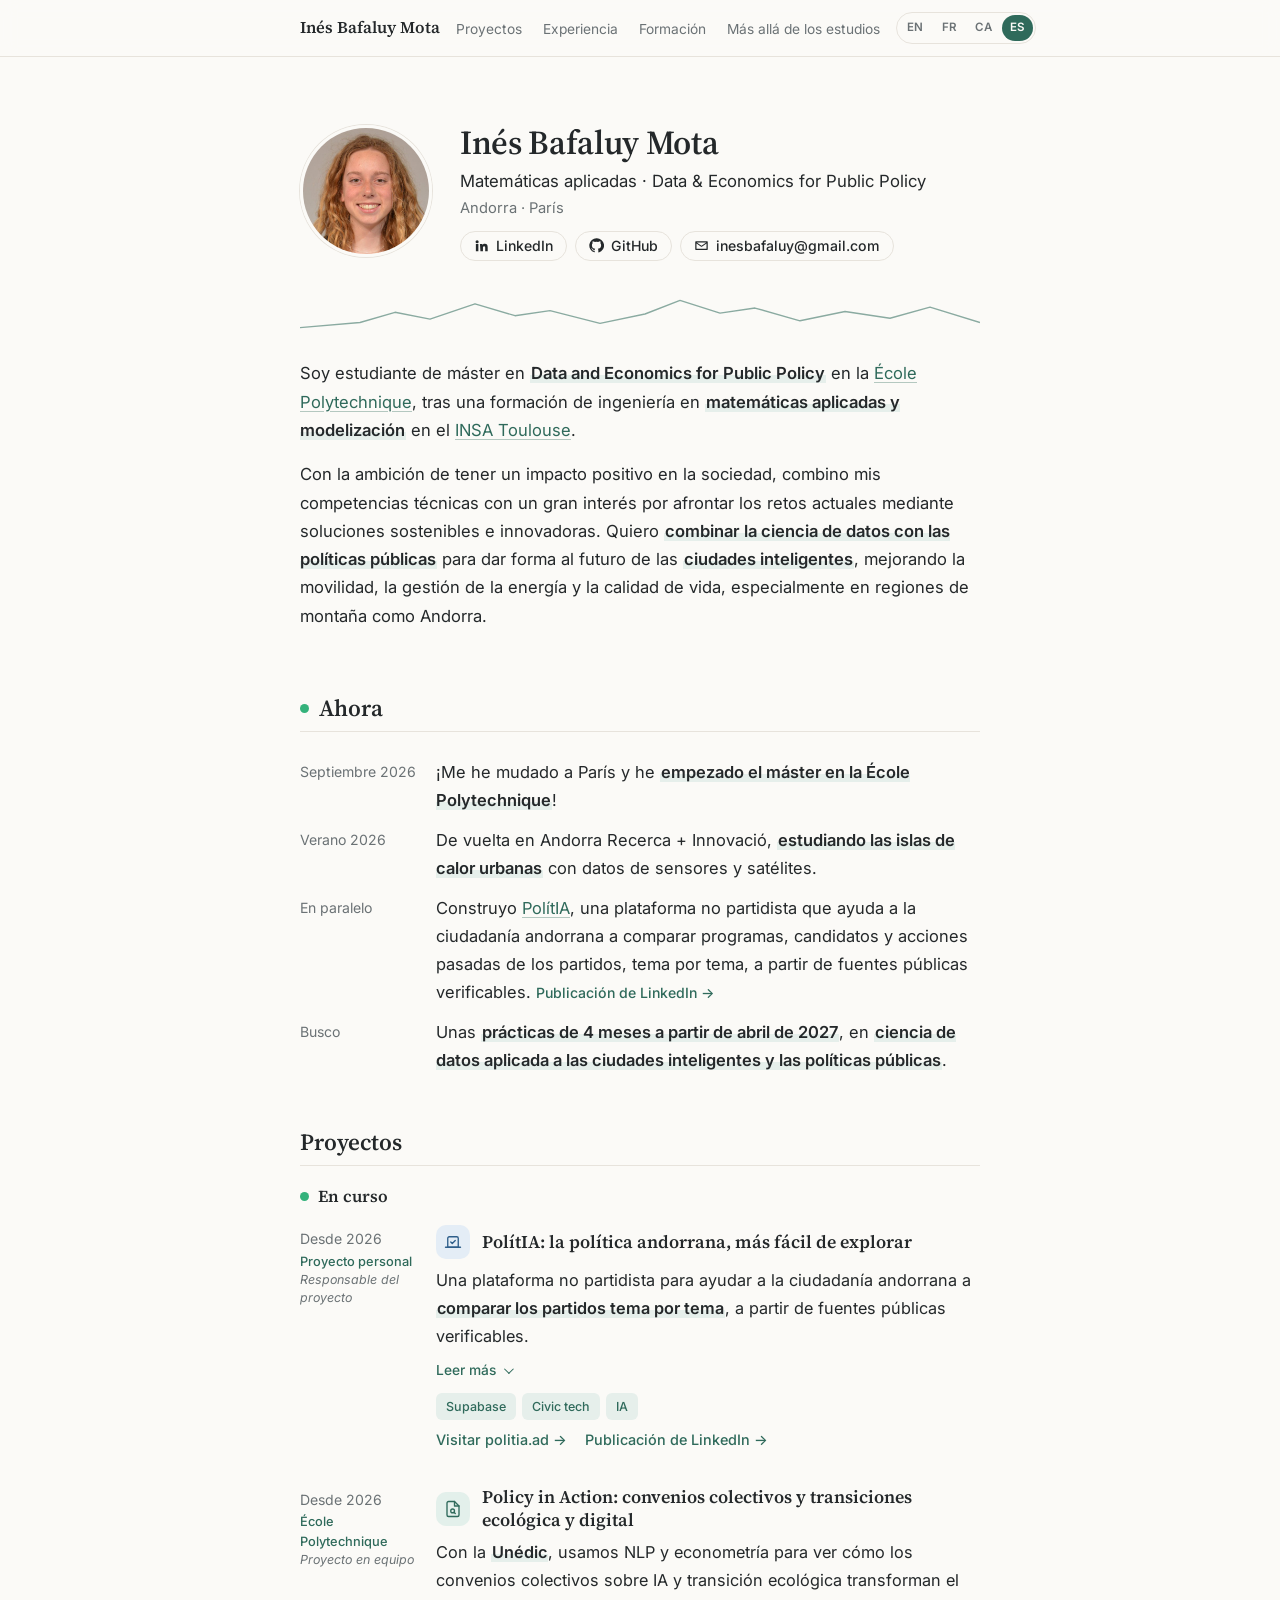
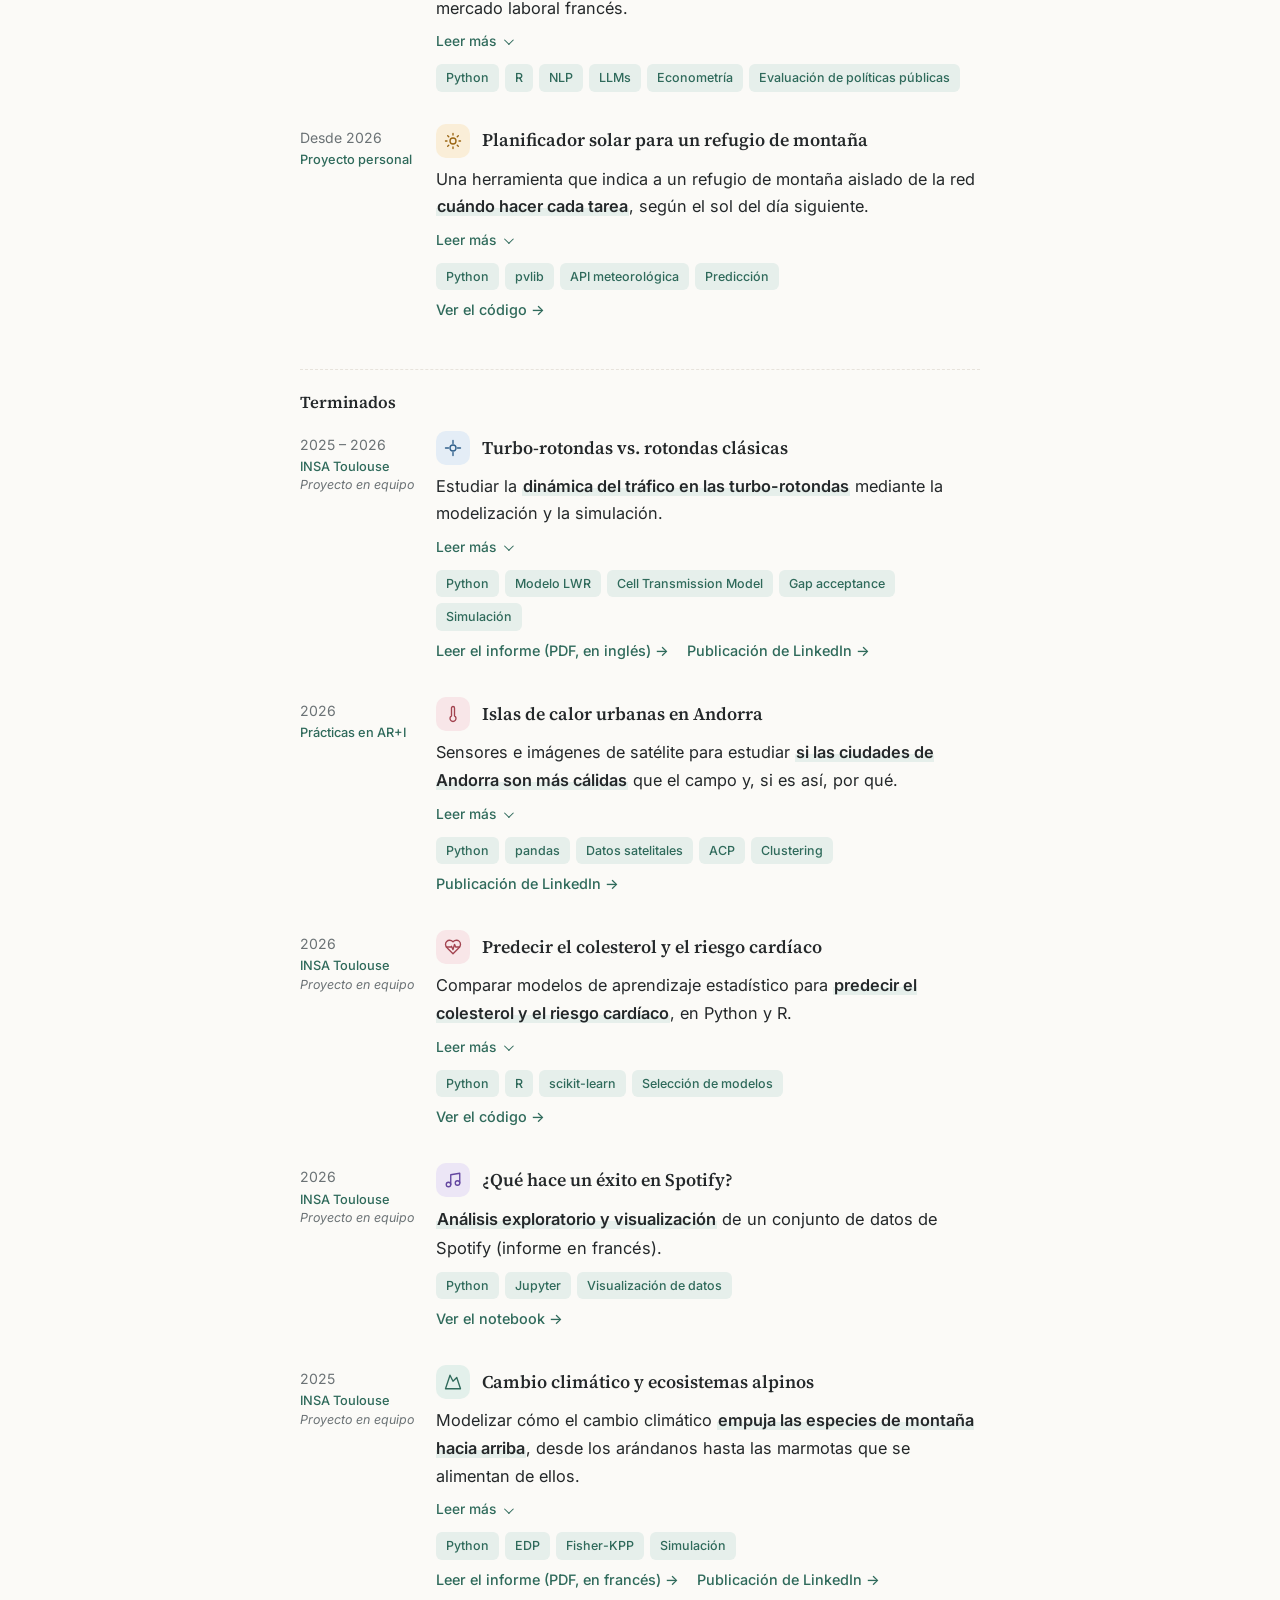
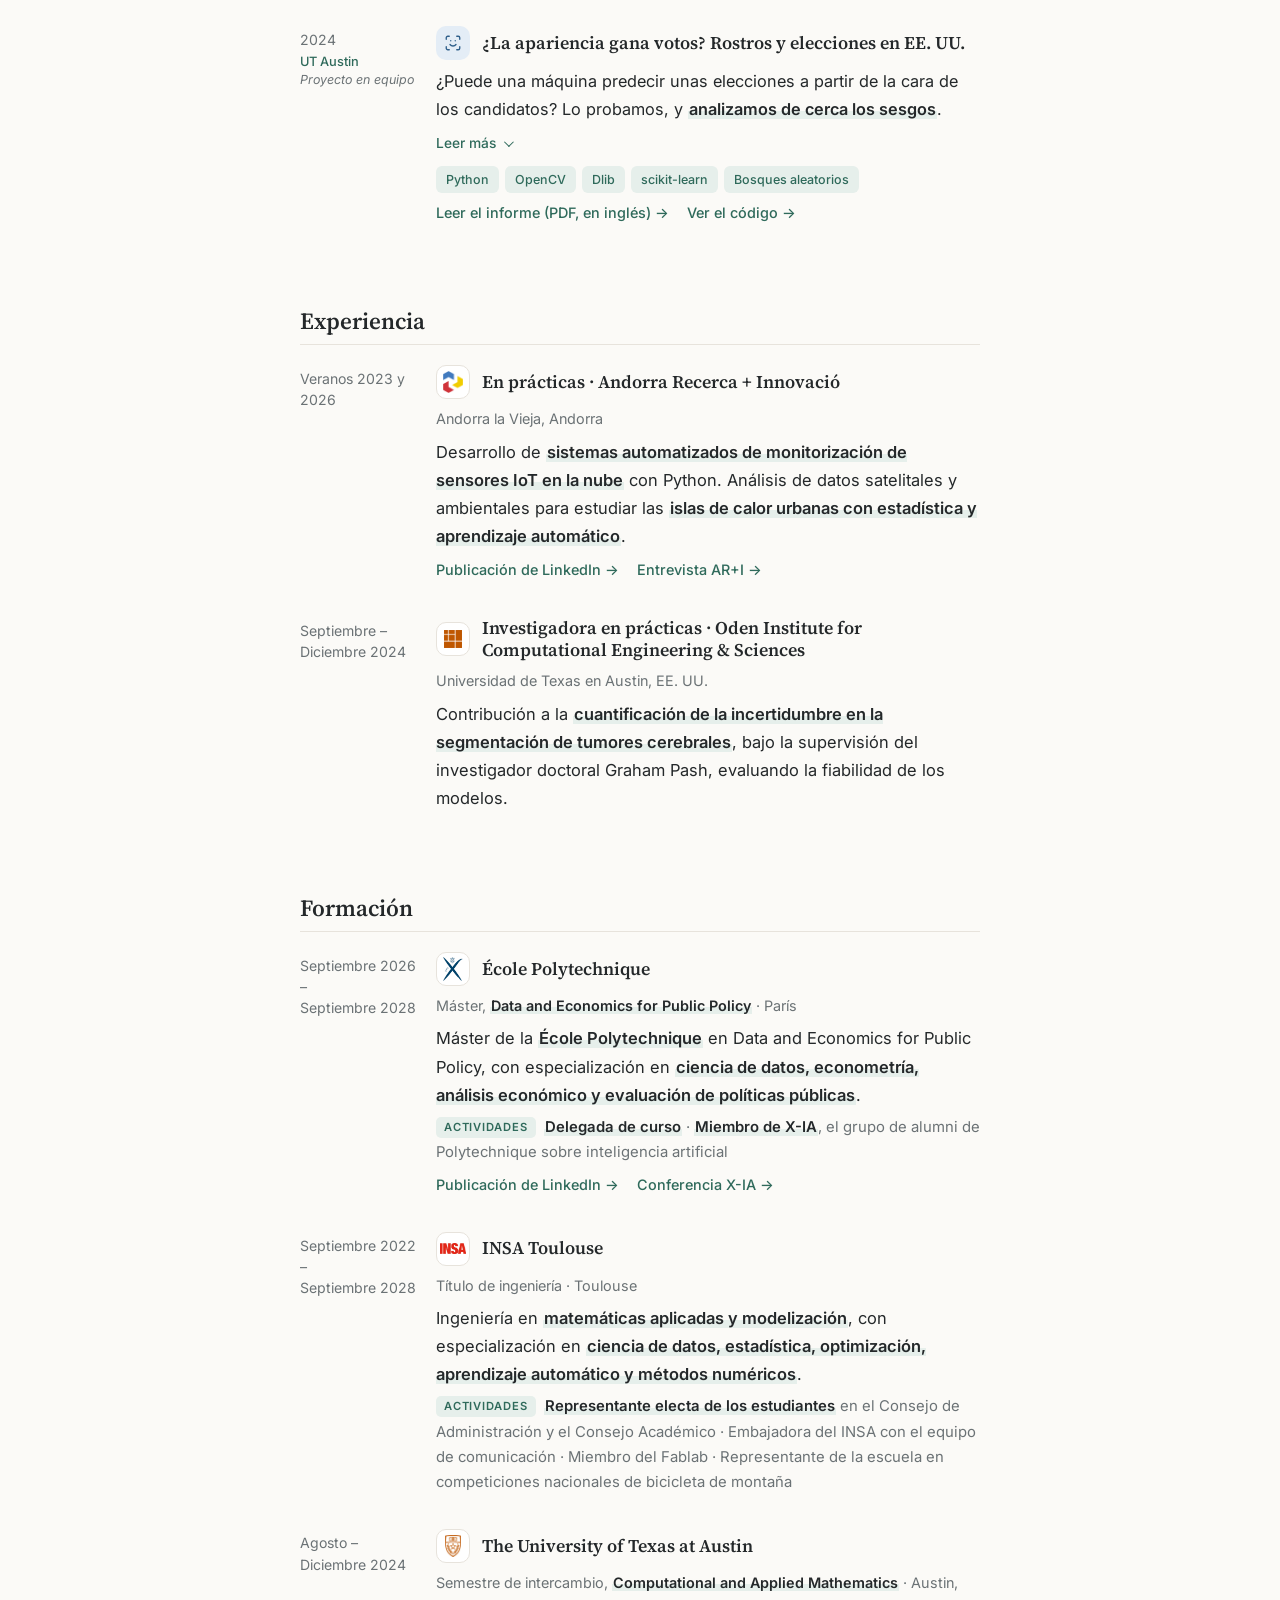
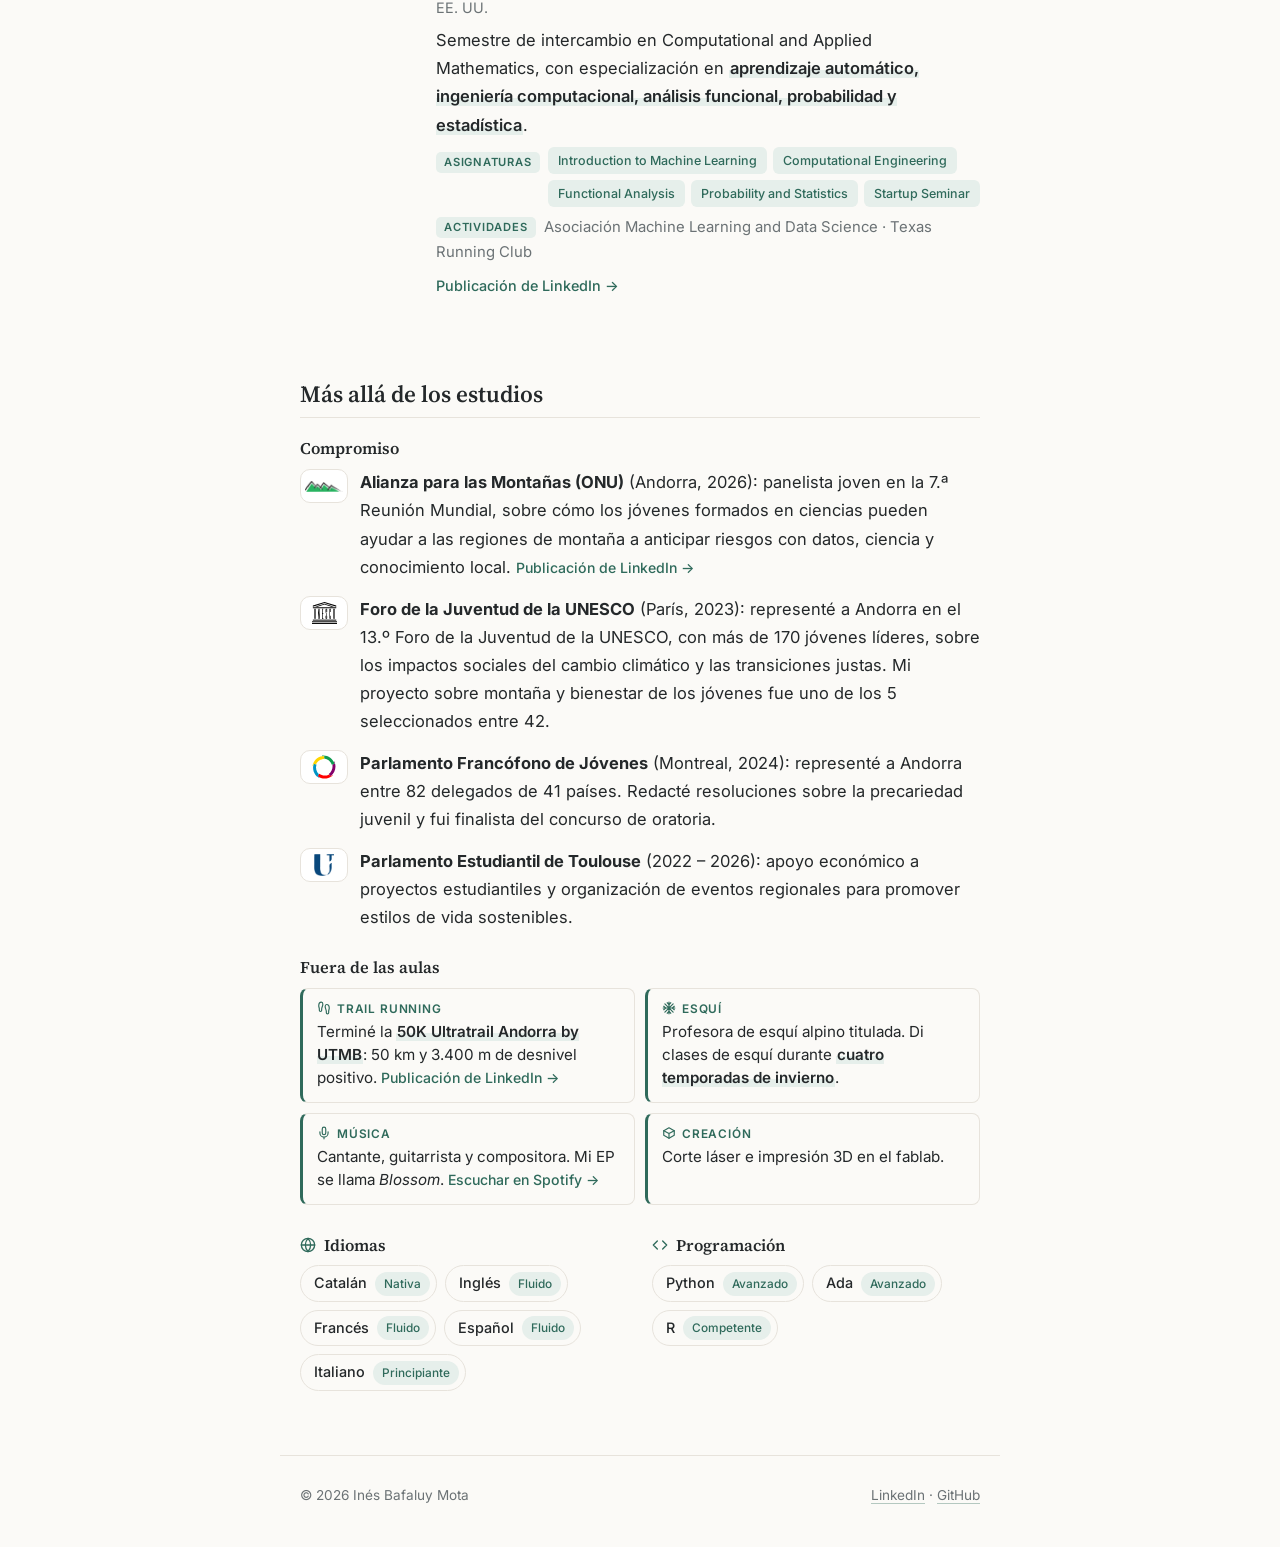
<file: es/index.html>
<!doctype html>
<html lang="es">
<head>
  <meta charset="utf-8">
  <meta name="viewport" content="width=device-width, initial-scale=1">
  <title>Inés Bafaluy Mota</title>
  <meta name="description" content="Inés Bafaluy Mota: estudiante de máster en Data and Economics for Public Policy en la École Polytechnique y estudiante de ingeniería en matemáticas aplicadas en el INSA Toulouse.">
  <link rel="preconnect" href="https://fonts.googleapis.com">
  <link rel="preconnect" href="https://fonts.gstatic.com" crossorigin>
  <link href="https://fonts.googleapis.com/css2?family=Inter:wght@400;500;600&family=Source+Serif+4:opsz,wght@8..60,500;8..60,600&display=swap" rel="stylesheet">
  <link rel="stylesheet" href="../style.css?v=83f60889">
  <link rel="alternate" hreflang="en" href="https://inesbafaluy.github.io/">
  <link rel="alternate" hreflang="fr" href="https://inesbafaluy.github.io/fr/">
  <link rel="alternate" hreflang="ca" href="https://inesbafaluy.github.io/ca/">
  <link rel="alternate" hreflang="es" href="https://inesbafaluy.github.io/es/">
  <link rel="alternate" hreflang="x-default" href="https://inesbafaluy.github.io/">
  <link rel="canonical" href="https://inesbafaluy.github.io/es/">
  <link rel="icon" href="../assets/favicon.svg" type="image/svg+xml">
  <meta name="theme-color" content="#2f6a5b">
  <meta property="og:type" content="profile">
  <meta property="og:site_name" content="Inés Bafaluy Mota">
  <meta property="og:title" content="Inés Bafaluy Mota">
  <meta property="og:description" content="Inés Bafaluy Mota: estudiante de máster en Data and Economics for Public Policy en la École Polytechnique y estudiante de ingeniería en matemáticas aplicadas en el INSA Toulouse.">
  <meta property="og:url" content="https://inesbafaluy.github.io/es/">
  <meta property="og:image" content="https://inesbafaluy.github.io/assets/ines.jpg">
  <meta property="og:image:width" content="480">
  <meta property="og:image:height" content="480">
  <meta property="og:image:alt" content="Portrait of Inés Bafaluy Mota">
  <meta property="og:locale" content="es_ES">
  <meta property="og:locale:alternate" content="en_US">
  <meta property="og:locale:alternate" content="fr_FR">
  <meta property="og:locale:alternate" content="ca_ES">
  <meta name="twitter:card" content="summary">
</head>
<body>
  <nav class="nav">
    <div class="wrap nav-inner">
      <a href="#top" class="nav-name">Inés Bafaluy Mota</a>
      <div class="nav-right">
        <div class="nav-links">
          <a href="#projects">Proyectos</a>
          <a href="#experience">Experiencia</a>
          <a href="#education">Formación</a>
          <a href="#life">Más allá de los estudios</a>
        </div>
        <div class="lang" role="navigation" aria-label="Idioma"><a href="../" lang="en">EN</a><a href="../fr/" lang="fr">FR</a><a href="../ca/" lang="ca">CA</a><a href="../es/" lang="es" class="on" aria-current="page">ES</a></div>
      </div>
    </div>
  </nav>

  <main id="top" class="wrap">

    <!-- INTRO -->
    <header class="intro">
      <img class="avatar" src="../assets/ines.jpg" alt="Retrato de Inés Bafaluy Mota" width="132" height="132">
      <div>
        <h1>Inés Bafaluy Mota</h1>
        <p class="role">Matemáticas aplicadas · Data &amp; Economics for Public Policy</p>
        <p class="places">Andorra · París</p>
        <div class="buttons">
          <a class="pill" href="https://www.linkedin.com/in/inesbafaluy" target="_blank" rel="noopener">
            <svg viewBox="0 0 24 24" aria-hidden="true"><path d="M4.98 3.5a2.5 2.5 0 1 1 0 5 2.5 2.5 0 0 1 0-5zM3 9.75h4V21H3zM9.5 9.75h3.8v1.6h.06c.53-1 1.83-2.05 3.77-2.05 4.03 0 4.77 2.65 4.77 6.1V21h-4v-5c0-1.2-.02-2.73-1.66-2.73-1.67 0-1.93 1.3-1.93 2.64V21h-4z"/></svg>
            LinkedIn
          </a>
          <a class="pill" href="https://github.com/InesBafaluy" target="_blank" rel="noopener">
            <svg viewBox="0 0 24 24" aria-hidden="true"><path d="M12 .5a11.5 11.5 0 0 0-3.64 22.41c.58.1.79-.25.79-.56v-2c-3.2.7-3.88-1.37-3.88-1.37-.53-1.33-1.28-1.69-1.28-1.69-1.05-.71.08-.7.08-.7 1.16.08 1.77 1.19 1.77 1.19 1.03 1.77 2.7 1.26 3.36.96.1-.75.4-1.26.73-1.55-2.56-.29-5.25-1.28-5.25-5.68 0-1.26.45-2.28 1.19-3.09-.12-.29-.52-1.46.11-3.05 0 0 .97-.31 3.17 1.18a11 11 0 0 1 5.77 0c2.2-1.49 3.17-1.18 3.17-1.18.63 1.59.23 2.76.11 3.05.74.81 1.19 1.83 1.19 3.09 0 4.41-2.7 5.38-5.26 5.67.41.36.78 1.06.78 2.14v3.17c0 .31.21.67.8.56A11.5 11.5 0 0 0 12 .5z"/></svg>
            GitHub
          </a>
          <button class="pill copy" type="button" data-email="inesbafaluy@gmail.com">
            <svg viewBox="0 0 24 24" aria-hidden="true"><path d="M3 5h18a1 1 0 0 1 1 1v12a1 1 0 0 1-1 1H3a1 1 0 0 1-1-1V6a1 1 0 0 1 1-1zm1.4 2L12 12.4 19.6 7zM20 8.7l-7.42 5.12a1 1 0 0 1-1.16 0L4 8.7V17h16z"/></svg>
            <span>inesbafaluy@gmail.com</span>
          </button>
        </div>
      </div>
    </header>

    <svg class="ridge" viewBox="0 0 680 40" preserveAspectRatio="none" aria-hidden="true">
      <path d="M0 36 L60 30 L95 18 L130 26 L175 8 L215 22 L250 16 L300 31 L345 20 L380 4 L420 19 L455 13 L500 28 L545 17 L590 25 L630 12 L680 30"/>
    </svg>

    <section class="prose">
      <p>Soy estudiante de máster en <strong>Data and Economics for Public Policy</strong> en la <a href="https://www.polytechnique.edu" target="_blank" rel="noopener">École Polytechnique</a>, tras una formación de ingeniería en <strong>matemáticas aplicadas y modelización</strong> en el <a href="https://www.insa-toulouse.fr" target="_blank" rel="noopener">INSA Toulouse</a>.</p>
      <p>Con la ambición de tener un impacto positivo en la sociedad, combino mis competencias técnicas con un gran interés por afrontar los retos actuales mediante soluciones sostenibles e innovadoras. Quiero <strong>combinar la ciencia de datos con las políticas públicas</strong> para dar forma al futuro de las <strong>ciudades inteligentes</strong>, mejorando la movilidad, la gestión de la energía y la calidad de vida, especialmente en regiones de montaña como Andorra.</p>
    </section>

    <!-- NOW -->
    <section class="block">
      <h2><span class="live" aria-hidden="true"></span>Ahora</h2>
      <ul class="now">
        <li><span class="when">Septiembre 2026</span> <span>¡Me he mudado a París y he <strong>empezado el máster en la École Polytechnique</strong>!</span></li>
        <li><span class="when">Verano 2026</span> <span>De vuelta en Andorra Recerca + Innovació, <strong>estudiando las islas de calor urbanas</strong> con datos de sensores y satélites.</span></li>
        <li><span class="when">En paralelo</span> <span>Construyo <a href="https://politia.ad/es" target="_blank" rel="noopener">PolítIA</a>, una plataforma no partidista que ayuda a la ciudadanía andorrana a comparar programas, candidatos y acciones pasadas de los partidos, tema por tema, a partir de fuentes públicas verificables. <a class="inline-more" href="https://www.linkedin.com/feed/update/urn:li:activity:7511666416178339840/" target="_blank" rel="noopener">Publicación de LinkedIn →</a></span></li>
        <li><span class="when">Busco</span> <span>Unas <strong>prácticas de 4 meses a partir de abril de 2027</strong>, en <strong>ciencia de datos aplicada a las ciudades inteligentes y las políticas públicas</strong>.</span></li>
      </ul>
    </section>

    <!-- PROJECTS -->
    <section id="projects" class="block">
      <h2>Proyectos</h2>

      <h3 class="minor group"><span class="live" aria-hidden="true"></span>En curso</h3>
      <article class="item">
        <p class="date">Desde 2026<span class="ctx">Proyecto personal</span><span class="team">Responsable del proyecto</span></p>
        <div>
          <div class="title-row"><span class="ic c-blue" aria-hidden="true"><svg viewBox="0 0 24 24"><path d="m9 12 2 2 4-4"/><path d="M5 7c0-1.1.9-2 2-2h10a2 2 0 0 1 2 2v12H5V7Z"/><path d="M22 19H2"/></svg></span><h3>PolítIA: la política andorrana, más fácil de explorar</h3></div>
          <p class="summary">Una plataforma no partidista para ayudar a la ciudadanía andorrana a <strong>comparar los partidos tema por tema</strong>, a partir de fuentes públicas verificables.</p>
          <details class="fold"><summary><span class="open-label">Leer más</span><span class="close-label">Mostrar menos</span></summary>
            <p>Con las próximas elecciones generales de Andorra en el horizonte, PolítIA reúne <strong>programas, candidatos, propuestas y votaciones pasadas</strong> en un solo lugar. Cada información está <strong>vinculada a una fuente pública verificable</strong>, sin puntuaciones ni publicidad. Con Open Space, cualquiera puede proponer fuentes, que reviso una por una. Más adelante, un asistente de IA responderá preguntas basándose solo en los datos de la plataforma.</p>
          </details>
          <ul class="tags"><li>Supabase</li><li>Civic tech</li><li>IA</li></ul>
          <p class="more"><a href="https://politia.ad/es" target="_blank" rel="noopener">Visitar politia.ad →</a><a href="https://www.linkedin.com/feed/update/urn:li:activity:7511666416178339840/" target="_blank" rel="noopener">Publicación de LinkedIn →</a></p>
        </div>
      </article>

      <article class="item">
        <p class="date">Desde 2026<span class="ctx">École Polytechnique</span><span class="team">Proyecto en equipo</span></p>
        <div>
          <div class="title-row"><span class="ic c-green" aria-hidden="true"><svg viewBox="0 0 24 24"><path d="M14 2H6a2 2 0 0 0-2 2v16a2 2 0 0 0 2 2h12a2 2 0 0 0 2-2V8z"/><path d="M14 2v6h6"/><circle cx="11.5" cy="14.5" r="2.5"/><path d="m13.3 16.3 1.7 1.7"/></svg></span><h3>Policy in Action: convenios colectivos y transiciones ecológica y digital</h3></div>
          <p class="summary">Con la <strong>Unédic</strong>, usamos NLP y econometría para ver cómo los convenios colectivos sobre IA y transición ecológica transforman el mercado laboral francés.</p>
          <details class="fold"><summary><span class="open-label">Leer más</span><span class="close-label">Mostrar menos</span></summary>
            <p>Un <strong>proyecto de investigación aplicada con la Unédic</strong>, el organismo que gestiona el seguro de desempleo en Francia. Estudiamos cómo los <strong>convenios colectivos sobre inteligencia artificial y transición ecológica</strong> acompañan las transformaciones del mercado laboral francés. El proyecto usa <strong>NLP y LLM</strong> para identificar y clasificar los convenios publicados en Légifrance, los cruza con datos de empresas y trabajadores del Insee y la Dares, y <strong>aplica la econometría</strong> al empleo, la contratación y la rotación, para orientar las decisiones de los agentes sociales.</p>
          </details>
          <ul class="tags"><li>Python</li><li>R</li><li>NLP</li><li>LLMs</li><li>Econometría</li><li>Evaluación de políticas públicas</li></ul>
        </div>
      </article>

      <article class="item">
        <p class="date">Desde 2026<span class="ctx">Proyecto personal</span></p>
        <div>
          <div class="title-row"><span class="ic c-amber" aria-hidden="true"><svg viewBox="0 0 24 24"><circle cx="12" cy="12" r="4"/><path d="M12 2v2M12 20v2M4.93 4.93l1.41 1.41M17.66 17.66l1.41 1.41M2 12h2M20 12h2M6.34 17.66l-1.41 1.41M19.07 4.93l-1.41 1.41"/></svg></span><h3>Planificador solar para un refugio de montaña</h3></div>
          <p class="summary">Una herramienta que indica a un refugio de montaña aislado de la red <strong>cuándo hacer cada tarea</strong>, según el sol del día siguiente.</p>
          <details class="fold"><summary><span class="open-label">Leer más</span><span class="close-label">Mostrar menos</span></summary>
            <p>Los refugios aislados funcionan con placas solares y baterías. Esta herramienta <strong>predice la producción solar del día siguiente</strong> y propone <strong>cuándo hacer cada tarea</strong>, sin vaciar la batería.</p>
          </details>
          <ul class="tags"><li>Python</li><li>pvlib</li><li>API meteorológica</li><li>Predicción</li></ul>
          <p class="more"><a href="https://github.com/InesBafaluy/solar-energy-task-scheduler" target="_blank" rel="noopener">Ver el código →</a></p>
        </div>
      </article>

      <h3 class="minor group">Terminados</h3>

      <article class="item">
        <p class="date">2025 – 2026<span class="ctx">INSA Toulouse</span><span class="team">Proyecto en equipo</span></p>
        <div>
          <div class="title-row"><span class="ic c-blue" aria-hidden="true"><svg viewBox="0 0 24 24"><circle cx="12" cy="12" r="4"/><path d="M12 2v4M12 18v4M2 12h4M18 12h4"/></svg></span><h3>Turbo-rotondas vs. rotondas clásicas</h3></div>
          <p class="summary">Estudiar la <strong>dinámica del tráfico en las turbo-rotondas</strong> mediante la modelización y la simulación.</p>
          <details class="fold"><summary><span class="open-label">Leer más</span><span class="close-label">Mostrar menos</span></summary>
            <p>Un proyecto de investigación en el INSA Toulouse sobre la modelización del tráfico en rotondas con el <strong>modelo macroscópico LWR</strong>. Construí una simulación que compara las rotondas clásicas de dos carriles con las turbo-rotondas, usando un <strong>Cell Transmission Model y la teoría de aceptación de intervalos</strong>. <strong>Las turbo-rotondas son las que más reducen la congestión</strong> cuando la demanda de tráfico es media o alta.</p>
          </details>
          <ul class="tags"><li>Python</li><li>Modelo LWR</li><li>Cell Transmission Model</li><li>Gap acceptance</li><li>Simulación</li></ul>
          <p class="more"><a href="../reports/roundabouts-traffic-simulation.pdf" target="_blank" rel="noopener">Leer el informe (PDF, en inglés) →</a><a href="https://www.linkedin.com/feed/update/urn:li:activity:7464618345687027712/" target="_blank" rel="noopener">Publicación de LinkedIn →</a></p>
        </div>
      </article>

      <article class="item">
        <p class="date">2026<span class="ctx">Prácticas en AR+I</span></p>
        <div>
          <div class="title-row"><span class="ic c-rose" aria-hidden="true"><svg viewBox="0 0 24 24"><path d="M14 4v10.54a4 4 0 1 1-4 0V4a2 2 0 0 1 4 0Z"/></svg></span><h3>Islas de calor urbanas en Andorra</h3></div>
          <p class="summary">Sensores e imágenes de satélite para estudiar <strong>si las ciudades de Andorra son más cálidas</strong> que el campo y, si es así, por qué.</p>
          <details class="fold"><summary><span class="open-label">Leer más</span><span class="close-label">Mostrar menos</span></summary>
            <p>¿Es la ciudad más cálida que el campo y, si es así, por qué? Limpié los datos de una red de <strong>sensores de temperatura y humedad</strong> (valores atípicos, sensores bloqueados, saltos bruscos) y luego los comparé con <strong>índices de satélite Sentinel-2</strong> mediante ACP, clustering y regresión.</p>
          </details>
          <ul class="tags"><li>Python</li><li>pandas</li><li>Datos satelitales</li><li>ACP</li><li>Clustering</li></ul>
          <p class="more"><a href="https://www.linkedin.com/feed/update/urn:li:activity:7495770332608237568/" target="_blank" rel="noopener">Publicación de LinkedIn →</a></p>
        </div>
      </article>

      <article class="item">
        <p class="date">2026<span class="ctx">INSA Toulouse</span><span class="team">Proyecto en equipo</span></p>
        <div>
          <div class="title-row"><span class="ic c-rose" aria-hidden="true"><svg viewBox="0 0 24 24"><path d="M19 14c1.49-1.46 3-3.21 3-5.5A5.5 5.5 0 0 0 16.5 3c-1.76 0-3 .5-4.5 2-1.5-1.5-2.74-2-4.5-2A5.5 5.5 0 0 0 2 8.5c0 2.3 1.5 4.05 3 5.5l7 7Z"/><path d="M3.22 12H9.5l.5-1 2 4.5 2-7 1.5 3.5h5.27"/></svg></span><h3>Predecir el colesterol y el riesgo cardíaco</h3></div>
          <p class="summary">Comparar modelos de aprendizaje estadístico para <strong>predecir el colesterol y el riesgo cardíaco</strong>, en Python y R.</p>
          <details class="fold"><summary><span class="open-label">Leer más</span><span class="close-label">Mostrar menos</span></summary>
            <p>Un proyecto de aprendizaje estadístico que compara <strong>Lasso, Ridge, SVM</strong> y otros modelos, en Python y R.</p>
          </details>
          <ul class="tags"><li>Python</li><li>R</li><li>scikit-learn</li><li>Selección de modelos</li></ul>
          <p class="more"><a href="https://github.com/InesBafaluy/ML-heart-cholesterol-prediction" target="_blank" rel="noopener">Ver el código →</a></p>
        </div>
      </article>

      <article class="item">
        <p class="date">2026<span class="ctx">INSA Toulouse</span><span class="team">Proyecto en equipo</span></p>
        <div>
          <div class="title-row"><span class="ic c-violet" aria-hidden="true"><svg viewBox="0 0 24 24"><path d="M9 18V5l12-2v13"/><circle cx="6" cy="18" r="3"/><circle cx="18" cy="16" r="3"/></svg></span><h3>¿Qué hace un éxito en Spotify?</h3></div>
          <p><strong>Análisis exploratorio y visualización</strong> de un conjunto de datos de Spotify (informe en francés).</p>
          <ul class="tags"><li>Python</li><li>Jupyter</li><li>Visualización de datos</li></ul>
          <p class="more"><a href="https://github.com/InesBafaluy/spotify-data-analysis" target="_blank" rel="noopener">Ver el notebook →</a></p>
        </div>
      </article>

      <article class="item">
        <p class="date">2025<span class="ctx">INSA Toulouse</span><span class="team">Proyecto en equipo</span></p>
        <div>
          <div class="title-row"><span class="ic c-green" aria-hidden="true"><svg viewBox="0 0 24 24"><path d="m8 3 4 8 5-5 5 15H2L8 3z"/></svg></span><h3>Cambio climático y ecosistemas alpinos</h3></div>
          <p class="summary">Modelizar cómo el cambio climático <strong>empuja las especies de montaña hacia arriba</strong>, desde los arándanos hasta las marmotas que se alimentan de ellos.</p>
          <details class="fold"><summary><span class="open-label">Leer más</span><span class="close-label">Mostrar menos</span></summary>
            <p>Modelización de la dinámica de poblaciones con la <strong>ecuación de reacción-difusión de Fisher-KPP</strong>, para simular cómo reaccionan las especies cuando el cambio climático desplaza, reduce o altera su hábitat. El estudio de caso sigue a los arándanos y las marmotas en la montaña: cuando el calentamiento empuja los arándanos hacia arriba, <strong>las marmotas los siguen</strong>.</p>
          </details>
          <ul class="tags"><li>Python</li><li>EDP</li><li>Fisher-KPP</li><li>Simulación</li></ul>
          <p class="more"><a href="../reports/population-dynamics-climate-change.pdf" target="_blank" rel="noopener">Leer el informe (PDF, en francés) →</a><a href="https://www.linkedin.com/feed/update/urn:li:activity:7344992629274697730/" target="_blank" rel="noopener">Publicación de LinkedIn →</a></p>
        </div>
      </article>

      <article class="item">
        <p class="date">2024<span class="ctx">UT Austin</span><span class="team">Proyecto en equipo</span></p>
        <div>
          <div class="title-row"><span class="ic c-blue" aria-hidden="true"><svg viewBox="0 0 24 24"><path d="M3 7V5a2 2 0 0 1 2-2h2M17 3h2a2 2 0 0 1 2 2v2M21 17v2a2 2 0 0 1-2 2h-2M7 21H5a2 2 0 0 1-2-2v-2"/><path d="M8 14s1.5 2 4 2 4-2 4-2M9 9h.01M15 9h.01"/></svg></span><h3>¿La apariencia gana votos? Rostros y elecciones en EE. UU.</h3></div>
          <p class="summary">¿Puede una máquina predecir unas elecciones a partir de la cara de los candidatos? Lo probamos, y <strong>analizamos de cerca los sesgos</strong>.</p>
          <details class="fold"><summary><span class="open-label">Leer más</span><span class="close-label">Mostrar menos</span></summary>
            <p>Un proyecto de aprendizaje automático para mi curso de introducción a la IA en UT Austin. Situamos <strong>68 puntos de referencia faciales</strong> en cada candidato a la presidencia de EE. UU. desde 1960, los convertimos en 2.280 variables de distancia y comparamos <strong>bosques aleatorios, SVM y redes neuronales</strong> para medir la relación entre los rasgos faciales y los resultados electorales, discutiendo a la vez los sesgos de un modelo así.</p>
          </details>
          <ul class="tags"><li>Python</li><li>OpenCV</li><li>Dlib</li><li>scikit-learn</li><li>Bosques aleatorios</li></ul>
          <p class="more"><a href="../reports/faces-and-elections.pdf" target="_blank" rel="noopener">Leer el informe (PDF, en inglés) →</a><a href="https://github.com/InesBafaluy/do-looks-win-votes" target="_blank" rel="noopener">Ver el código →</a></p>
        </div>
      </article>
    </section>

    <!-- EXPERIENCE -->
    <section id="experience" class="block">
      <h2>Experiencia</h2>

      <article class="item">
        <p class="date">Veranos 2023 y 2026</p>
        <div>
          <div class="title-row"><span class="mark"><img src="../assets/mark-ari.png" alt="Andorra Recerca + Innovació" class="mark-sq"></span><h3>En prácticas · Andorra Recerca + Innovació</h3></div>
          <p class="sub">Andorra la Vieja, Andorra</p>
          <p>Desarrollo de <strong>sistemas automatizados de monitorización de sensores IoT en la nube</strong> con Python. Análisis de datos satelitales y ambientales para estudiar las <strong>islas de calor urbanas con estadística y aprendizaje automático</strong>.</p>
          <p class="more"><a href="https://www.linkedin.com/feed/update/urn:li:activity:7495770332608237568/" target="_blank" rel="noopener">Publicación de LinkedIn →</a><a href="https://www.linkedin.com/feed/update/urn:li:activity:7496153131958001664/" target="_blank" rel="noopener">Entrevista AR+I →</a></p>
        </div>
      </article>

      <article class="item">
        <p class="date">Septiembre – <br>Diciembre 2024</p>
        <div>
          <div class="title-row"><span class="mark"><img src="../assets/mark-oden.png" alt="Oden Institute" class="mark-sq mark-small"></span><h3>Investigadora en prácticas · Oden Institute for Computational Engineering &amp; Sciences</h3></div>
          <p class="sub">Universidad de Texas en Austin, EE. UU.</p>
          <p>Contribución a la <strong>cuantificación de la incertidumbre en la segmentación de tumores cerebrales</strong>, bajo la supervisión del investigador doctoral Graham Pash, evaluando la fiabilidad de los modelos.</p>
        </div>
      </article>
    </section>

    <!-- EDUCATION -->
    <section id="education" class="block">
      <h2>Formación</h2>

      <article class="item">
        <p class="date">Septiembre 2026 – <br>Septiembre 2028</p>
        <div>
          <div class="title-row"><span class="mark"><img src="../assets/mark-polytechnique.png" alt="École Polytechnique" class="mark-x"></span><h3>École Polytechnique</h3></div>
          <p class="sub">Máster, <strong>Data and Economics for Public Policy</strong> · París</p>
          <p>Máster de la <strong>École Polytechnique</strong> en Data and Economics for Public Policy, con especialización en <strong>ciencia de datos, econometría, análisis económico y evaluación de políticas públicas</strong>.</p>
          <p class="involve"><span>Actividades</span><strong>Delegada de curso</strong> · <strong>Miembro de X-IA</strong>, el grupo de alumni de Polytechnique sobre inteligencia artificial</p>
          <p class="more"><a href="https://www.linkedin.com/feed/update/urn:li:activity:7487830926161473537/" target="_blank" rel="noopener">Publicación de LinkedIn →</a><a href="https://www.linkedin.com/feed/update/urn:li:activity:7505770388711223297/" target="_blank" rel="noopener">Conferencia X-IA →</a></p>
        </div>
      </article>

      <article class="item">
        <p class="date">Septiembre 2022 – <br>Septiembre 2028</p>
        <div>
          <div class="title-row"><span class="mark"><img src="../assets/mark-insa.png" alt="INSA Toulouse" class="mark-insa"></span><h3>INSA Toulouse</h3></div>
          <p class="sub">Título de ingeniería · Toulouse</p>
          <p>Ingeniería en <strong>matemáticas aplicadas y modelización</strong>, con especialización en <strong>ciencia de datos, estadística, optimización, aprendizaje automático y métodos numéricos</strong>.</p>
          <p class="involve"><span>Actividades</span><strong>Representante electa de los estudiantes</strong> en el Consejo de Administración y el Consejo Académico · Embajadora del INSA con el equipo de comunicación · Miembro del Fablab · Representante de la escuela en competiciones nacionales de bicicleta de montaña</p>
        </div>
      </article>

      <article class="item">
        <p class="date">Agosto – <br>Diciembre 2024</p>
        <div>
          <div class="title-row"><span class="mark"><img src="../assets/mark-utaustin.png" alt="The University of Texas at Austin" class="mark-sq"></span><h3>The University of Texas at Austin</h3></div>
          <p class="sub">Semestre de intercambio, <strong>Computational and Applied Mathematics</strong> · Austin, EE. UU.</p>
          <p>Semestre de intercambio en Computational and Applied Mathematics, con especialización en <strong>aprendizaje automático, ingeniería computacional, análisis funcional, probabilidad y estadística</strong>.</p>
          <div class="labeled"><span class="lbl">Asignaturas</span><ul class="tags"><li>Introduction to Machine Learning</li><li>Computational Engineering</li><li>Functional Analysis</li><li>Probability and Statistics</li><li>Startup Seminar</li></ul></div>
          <p class="involve"><span>Actividades</span>Asociación Machine Learning and Data Science · Texas Running Club</p>
          <p class="more"><a href="https://www.linkedin.com/feed/update/urn:li:activity:7289668125996777472/" target="_blank" rel="noopener">Publicación de LinkedIn →</a></p>
        </div>
      </article>
    </section>

    <!-- BEYOND -->
    <section id="life" class="block">
      <h2>Más allá de los estudios</h2>

      <h3 class="minor">Compromiso</h3>
      <ul class="plain with-marks">
        <li><span class="mark"><img src="../assets/mark-mountain-partnership.png" alt="Mountain Partnership" class="mark-mp"></span><div><strong>Alianza para las Montañas (ONU)</strong> (Andorra, 2026): panelista joven en la 7.ª Reunión Mundial, sobre cómo los jóvenes formados en ciencias pueden ayudar a las regiones de montaña a anticipar riesgos con datos, ciencia y conocimiento local. <a class="inline-more" href="https://www.linkedin.com/feed/update/urn:li:activity:7443705400761245696/" target="_blank" rel="noopener">Publicación de LinkedIn →</a></div></li>
        <li><span class="mark"><img src="../assets/mark-unesco.svg" alt="UNESCO" class="mark-unesco"></span><div><strong>Foro de la Juventud de la UNESCO</strong> (París, 2023): representé a Andorra en el 13.º Foro de la Juventud de la UNESCO, con más de 170 jóvenes líderes, sobre los impactos sociales del cambio climático y las transiciones justas. Mi proyecto sobre montaña y bienestar de los jóvenes fue uno de los 5 seleccionados entre 42.</div></li>
        <li><span class="mark"><img src="../assets/mark-francophonie.svg" alt="Organisation internationale de la Francophonie" class="mark-oif"></span><div><strong>Parlamento Francófono de Jóvenes</strong> (Montreal, 2024): representé a Andorra entre 82 delegados de 41 países. Redacté resoluciones sobre la precariedad juvenil y fui finalista del concurso de oratoria.</div></li>
        <li><span class="mark"><img src="../assets/mark-univ-toulouse.png" alt="Université de Toulouse" class="mark-ut"></span><div><strong>Parlamento Estudiantil de Toulouse</strong> (2022 – 2026): apoyo económico a proyectos estudiantiles y organización de eventos regionales para promover estilos de vida sostenibles.</div></li>
      </ul>

      <h3 class="minor">Fuera de las aulas</h3>
      <ul class="hobbies">
        <li><span class="label"><svg viewBox="0 0 24 24" aria-hidden="true"><path d="M4 16v-2.38C4 11.5 2.97 10.5 3 8c.03-2.72 1.49-6 4.5-6C9.37 2 10 3.8 10 5.5c0 3.11-2 5.66-2 8.68V16a2 2 0 1 1-4 0Z"/><path d="M20 20v-2.38c0-2.12 1.03-3.12 1-5.62-.03-2.72-1.49-6-4.5-6C14.63 6 14 7.8 14 9.5c0 3.11 2 5.66 2 8.68V20a2 2 0 1 0 4 0Z"/></svg>Trail running</span>Terminé la <strong>50K Ultratrail Andorra by UTMB</strong>: 50 km y 3.400 m de desnivel positivo. <a class="inline-more" href="https://www.linkedin.com/feed/update/urn:li:activity:7339927428221341696/" target="_blank" rel="noopener">Publicación de LinkedIn →</a></li>
        <li><span class="label"><svg viewBox="0 0 24 24" aria-hidden="true"><path d="M12 2v20M2 12h20M4.93 4.93l14.14 14.14M19.07 4.93 4.93 19.07"/><path d="m9 3 3 3 3-3M9 21l3-3 3 3M3 9l3 3-3 3M21 9l-3 3 3 3"/></svg>Esquí</span>Profesora de esquí alpino titulada. Di clases de esquí durante <strong>cuatro temporadas de invierno</strong>.</li>
        <li><span class="label"><svg viewBox="0 0 24 24" aria-hidden="true"><path d="M12 2a3 3 0 0 0-3 3v7a3 3 0 0 0 6 0V5a3 3 0 0 0-3-3Z"/><path d="M19 10v2a7 7 0 0 1-14 0v-2M12 19v3"/></svg>Música</span>Cantante, guitarrista y compositora. Mi EP se llama <em>Blossom</em>. <a class="inline-more" href="https://open.spotify.com/album/5LrgT84EDR8Z6v54Huli7t" target="_blank" rel="noopener">Escuchar en Spotify →</a></li>
        <li><span class="label"><svg viewBox="0 0 24 24" aria-hidden="true"><path d="M21 8 12 3 3 8v8l9 5 9-5V8Z"/><path d="m3 8 9 5 9-5M12 13v8"/></svg>Creación</span>Corte láser e impresión 3D en el fablab.</li>
      </ul>

      <div class="skills-grid">
        <div>
          <h3 class="minor"><svg viewBox="0 0 24 24" aria-hidden="true"><circle cx="12" cy="12" r="10"/><path d="M2 12h20M12 2a15.3 15.3 0 0 1 4 10 15.3 15.3 0 0 1-4 10 15.3 15.3 0 0 1-4-10 15.3 15.3 0 0 1 4-10z"/></svg>Idiomas</h3>
          <ul class="levels">
            <li><span>Catalán</span><em>Nativa</em></li>
            <li><span>Inglés</span><em>Fluido</em></li>
            <li><span>Francés</span><em>Fluido</em></li>
            <li><span>Español</span><em>Fluido</em></li>
            <li><span>Italiano</span><em>Principiante</em></li>
          </ul>
        </div>
        <div>
          <h3 class="minor"><svg viewBox="0 0 24 24" aria-hidden="true"><path d="m16 18 6-6-6-6M8 6l-6 6 6 6"/></svg>Programación</h3>
          <ul class="levels">
            <li><span>Python</span><em>Avanzado</em></li>
            <li><span>Ada</span><em>Avanzado</em></li>
            <li><span>R</span><em>Competente</em></li>
          </ul>
        </div>
      </div>
    </section>
  </main>

  <footer class="wrap footer">
    <span>© 2026 Inés Bafaluy Mota</span>
    <span><a href="https://www.linkedin.com/in/inesbafaluy" target="_blank" rel="noopener">LinkedIn</a> · <a href="https://github.com/InesBafaluy" target="_blank" rel="noopener">GitHub</a></span>
  </footer>

  <script>
    // Fade sections in as they scroll into view.
    (function () {
      if (!('IntersectionObserver' in window)) return;
      var els = document.querySelectorAll('.block h2, .item, .now li, .plain li, .hobbies li, .skills-grid > div');
      document.documentElement.classList.add('js-reveal');
      var io = new IntersectionObserver(function (entries) {
        entries.forEach(function (e) {
          if (e.isIntersecting) { e.target.classList.add('shown'); io.unobserve(e.target); }
        });
      }, { rootMargin: '0px 0px -8% 0px' });
      els.forEach(function (el) { el.classList.add('reveal'); io.observe(el); });
    })();

    // Copy the email address instead of opening a mail app.
    document.querySelectorAll('.copy').forEach(function (btn) {
      var label = btn.querySelector('span');
      var email = btn.dataset.email;
      btn.addEventListener('click', function () {
        var done = function () {
          label.textContent = '¡Correo copiado!';
          btn.classList.add('copied');
          setTimeout(function () { label.textContent = email; btn.classList.remove('copied'); }, 1800);
        };
        if (navigator.clipboard) {
          navigator.clipboard.writeText(email).then(done, function () { label.textContent = email; });
        }
      });
    });
  </script>
</body>
</html>
</file>
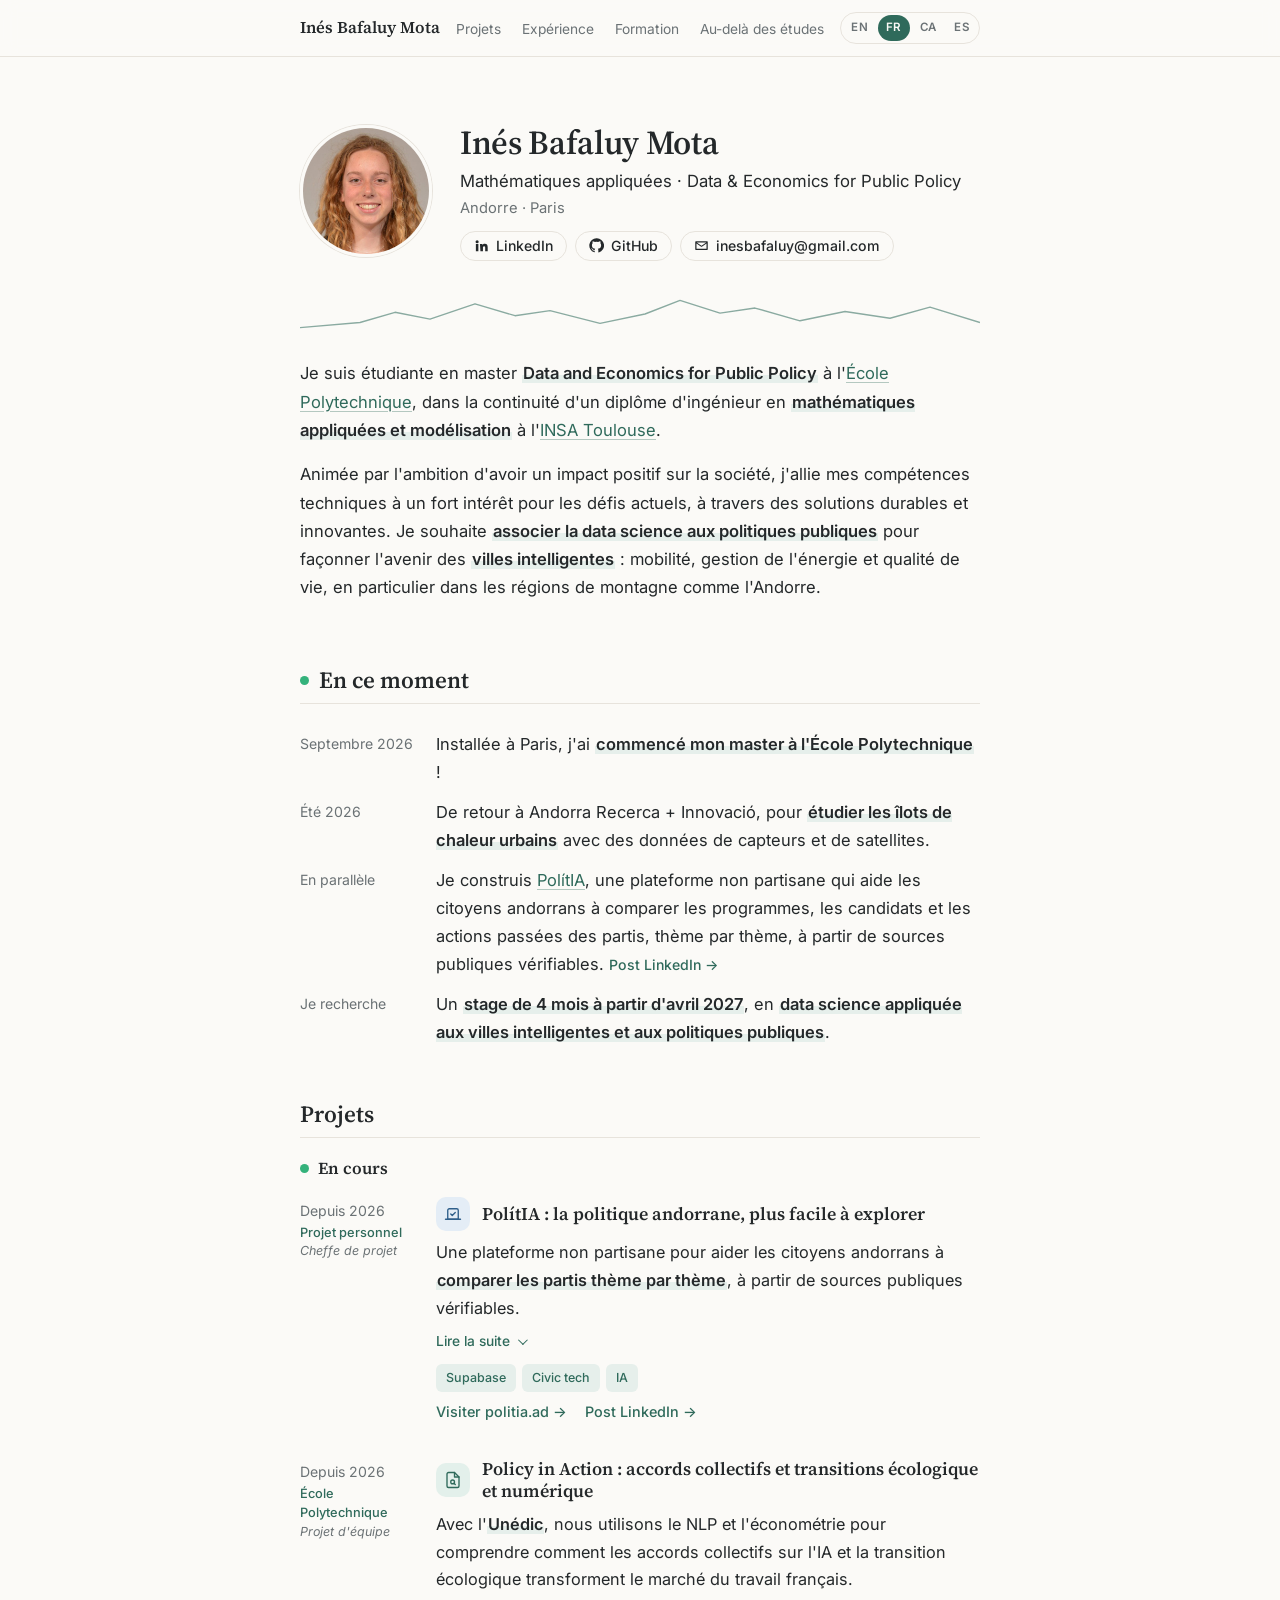
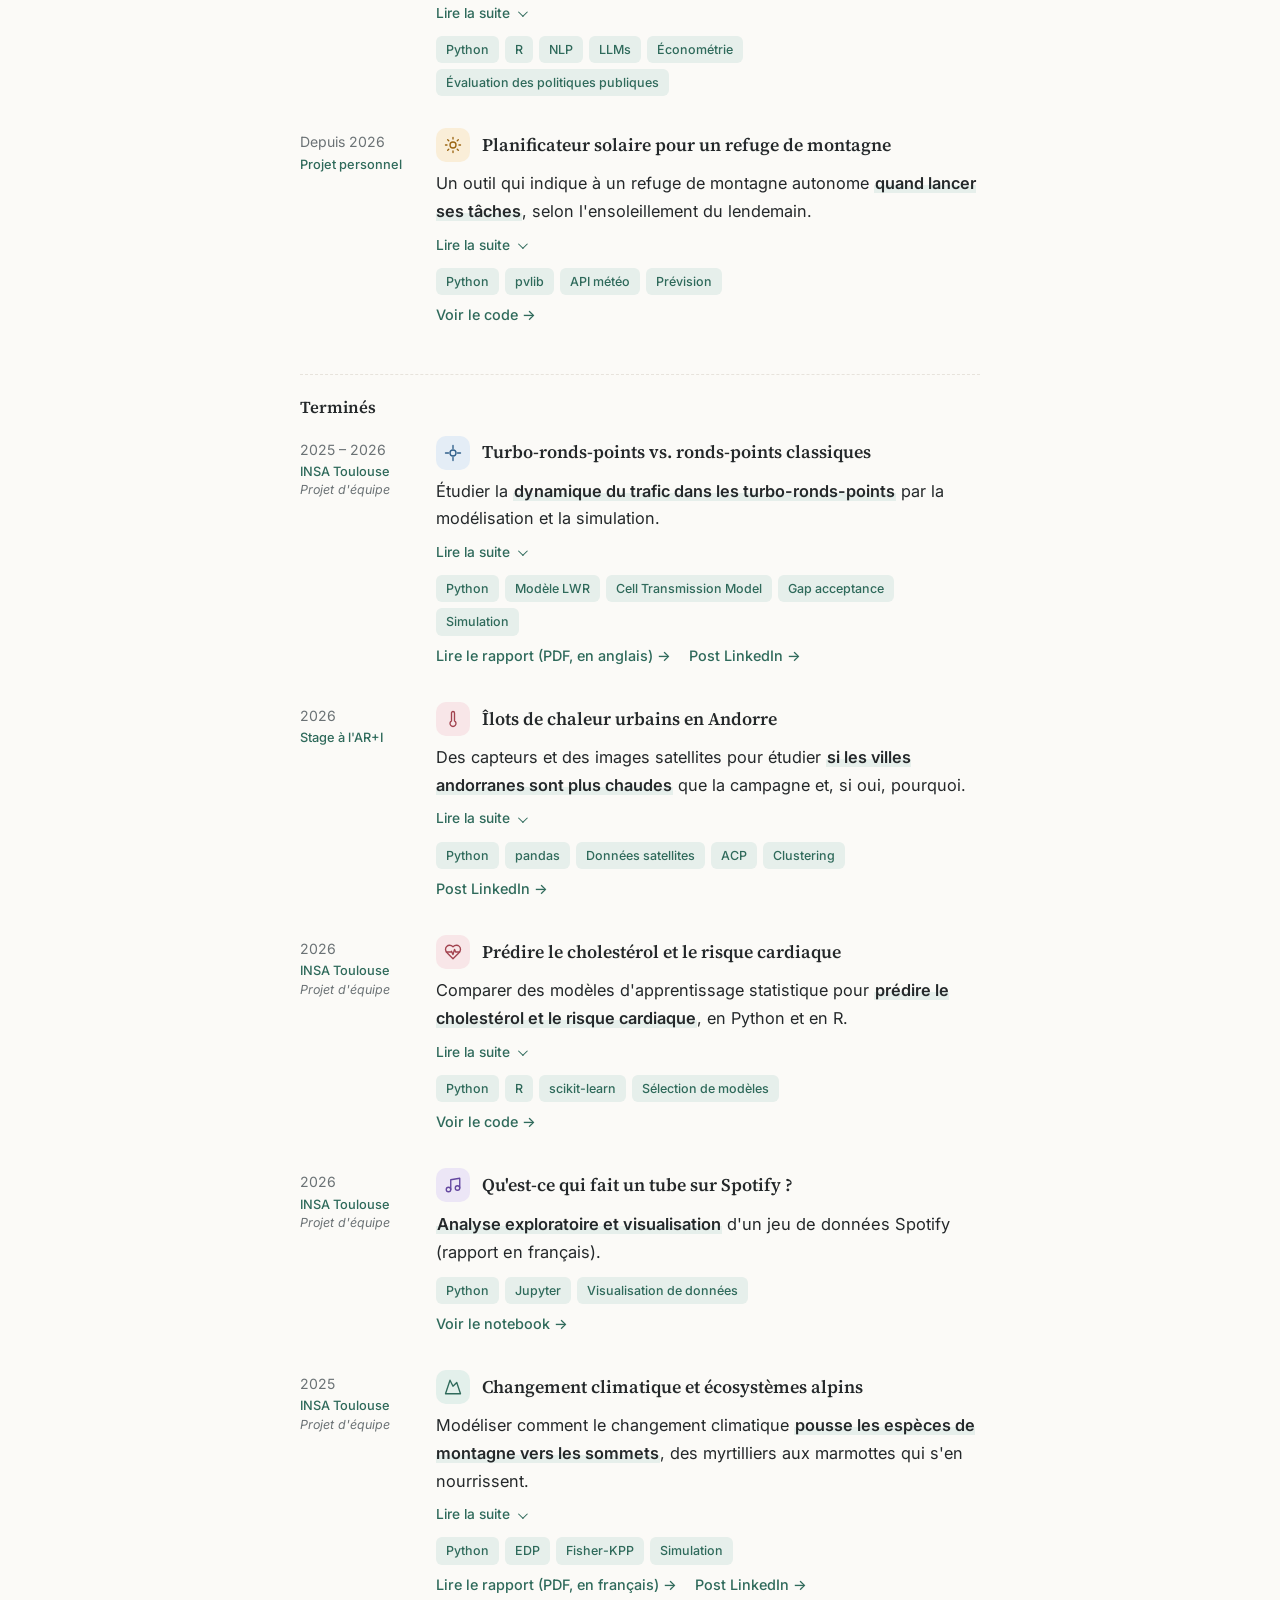
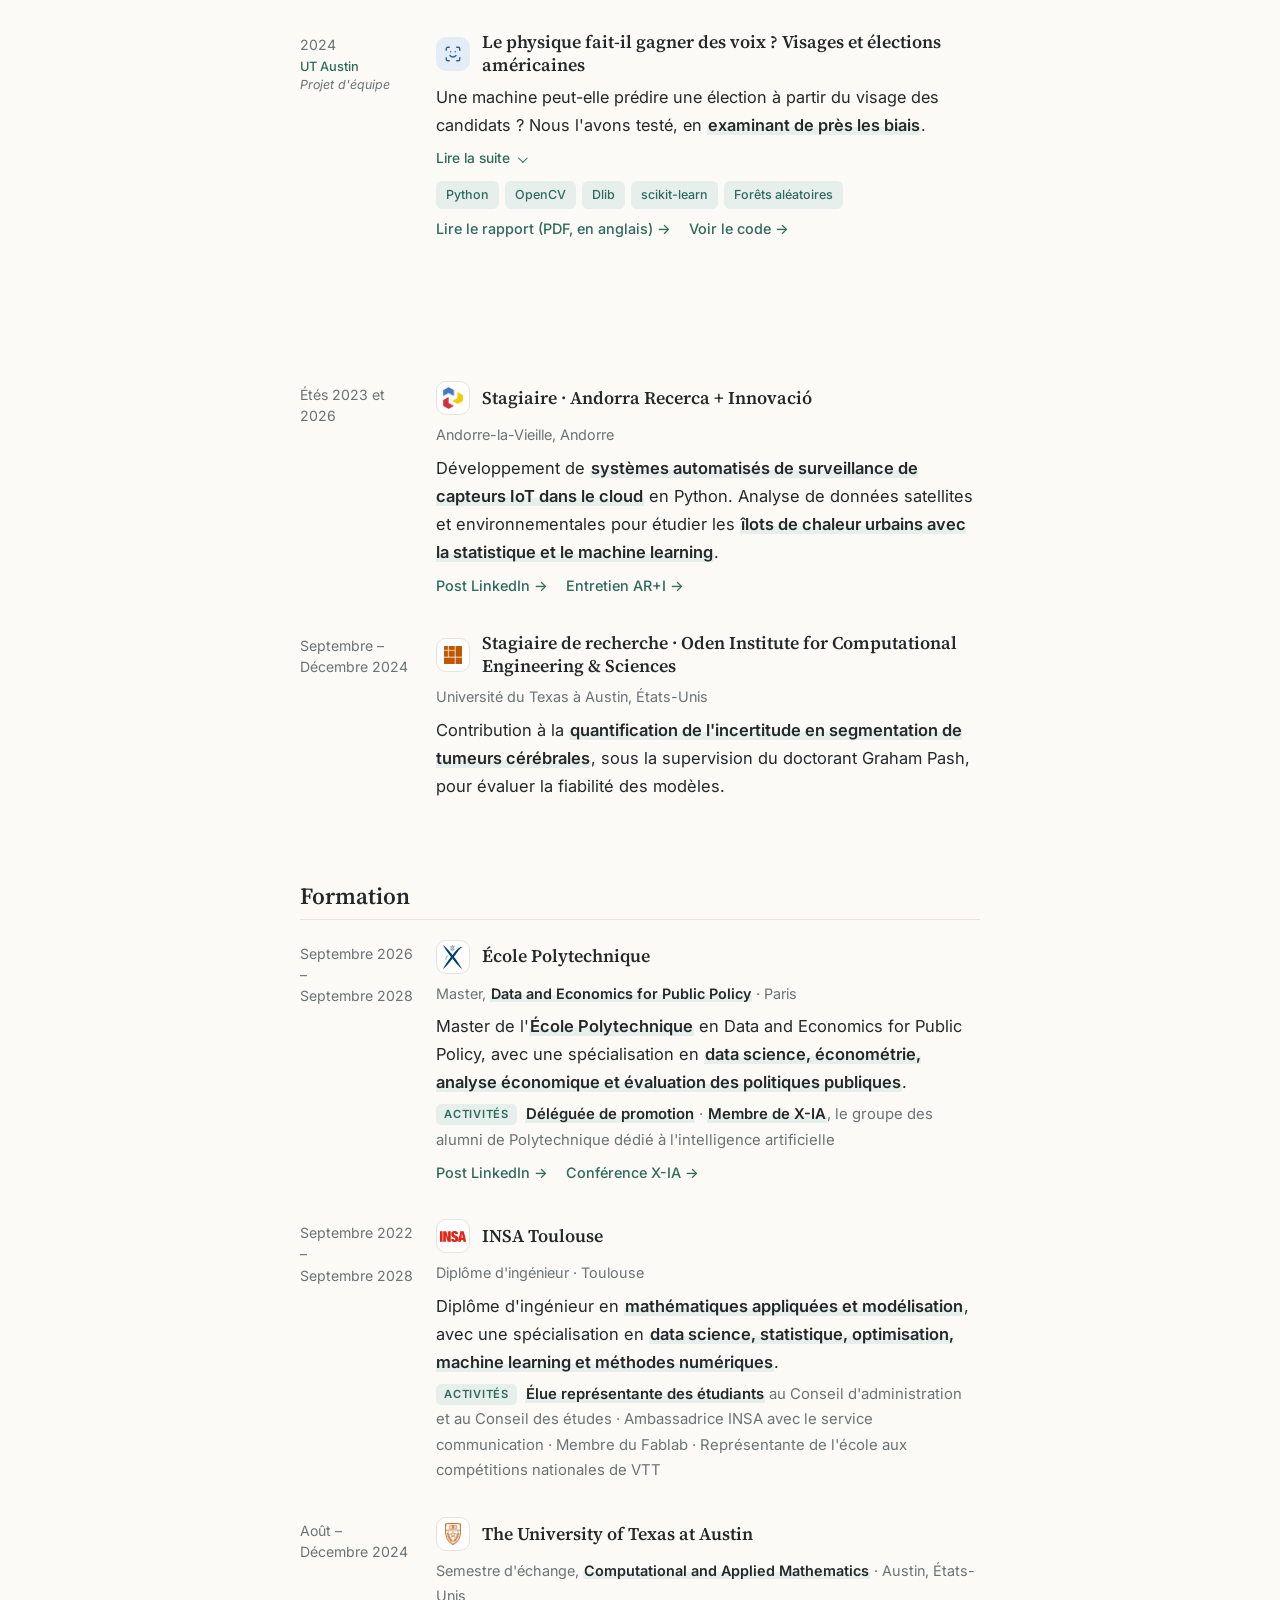
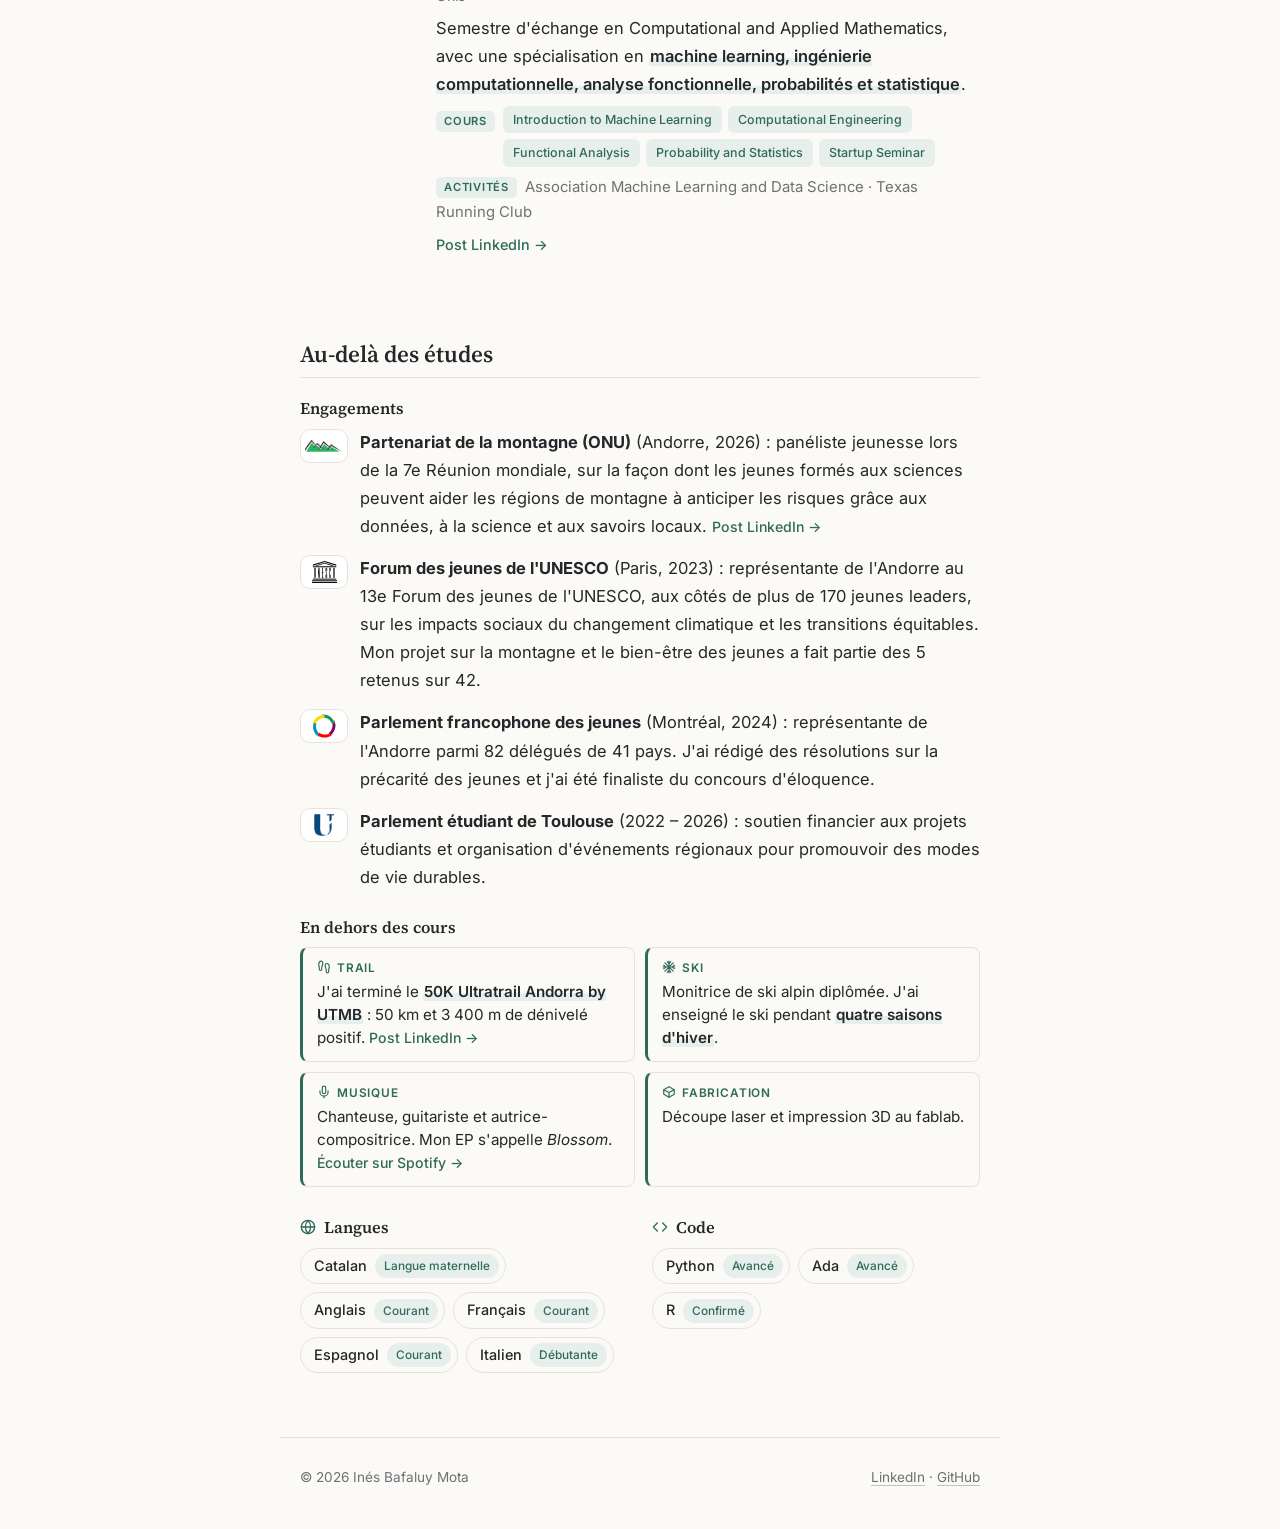
<file: fr/index.html>
<!doctype html>
<html lang="fr">
<head>
  <meta charset="utf-8">
  <meta name="viewport" content="width=device-width, initial-scale=1">
  <title>Inés Bafaluy Mota</title>
  <meta name="description" content="Inés Bafaluy Mota : étudiante en master Data and Economics for Public Policy à l'École Polytechnique et élève-ingénieure en mathématiques appliquées à l'INSA Toulouse.">
  <link rel="preconnect" href="https://fonts.googleapis.com">
  <link rel="preconnect" href="https://fonts.gstatic.com" crossorigin>
  <link href="https://fonts.googleapis.com/css2?family=Inter:wght@400;500;600&family=Source+Serif+4:opsz,wght@8..60,500;8..60,600&display=swap" rel="stylesheet">
  <link rel="stylesheet" href="../style.css?v=83f60889">
  <link rel="alternate" hreflang="en" href="https://inesbafaluy.github.io/">
  <link rel="alternate" hreflang="fr" href="https://inesbafaluy.github.io/fr/">
  <link rel="alternate" hreflang="ca" href="https://inesbafaluy.github.io/ca/">
  <link rel="alternate" hreflang="es" href="https://inesbafaluy.github.io/es/">
  <link rel="alternate" hreflang="x-default" href="https://inesbafaluy.github.io/">
  <link rel="canonical" href="https://inesbafaluy.github.io/fr/">
  <link rel="icon" href="../assets/favicon.svg" type="image/svg+xml">
  <meta name="theme-color" content="#2f6a5b">
  <meta property="og:type" content="profile">
  <meta property="og:site_name" content="Inés Bafaluy Mota">
  <meta property="og:title" content="Inés Bafaluy Mota">
  <meta property="og:description" content="Inés Bafaluy Mota : étudiante en master Data and Economics for Public Policy à l'École Polytechnique et élève-ingénieure en mathématiques appliquées à l'INSA Toulouse.">
  <meta property="og:url" content="https://inesbafaluy.github.io/fr/">
  <meta property="og:image" content="https://inesbafaluy.github.io/assets/ines.jpg">
  <meta property="og:image:width" content="480">
  <meta property="og:image:height" content="480">
  <meta property="og:image:alt" content="Portrait of Inés Bafaluy Mota">
  <meta property="og:locale" content="fr_FR">
  <meta property="og:locale:alternate" content="en_US">
  <meta property="og:locale:alternate" content="ca_ES">
  <meta property="og:locale:alternate" content="es_ES">
  <meta name="twitter:card" content="summary">
</head>
<body>
  <nav class="nav">
    <div class="wrap nav-inner">
      <a href="#top" class="nav-name">Inés Bafaluy Mota</a>
      <div class="nav-right">
        <div class="nav-links">
          <a href="#projects">Projets</a>
          <a href="#experience">Expérience</a>
          <a href="#education">Formation</a>
          <a href="#life">Au-delà des études</a>
        </div>
        <div class="lang" role="navigation" aria-label="Langue"><a href="../" lang="en">EN</a><a href="../fr/" lang="fr" class="on" aria-current="page">FR</a><a href="../ca/" lang="ca">CA</a><a href="../es/" lang="es">ES</a></div>
      </div>
    </div>
  </nav>

  <main id="top" class="wrap">

    <!-- INTRO -->
    <header class="intro">
      <img class="avatar" src="../assets/ines.jpg" alt="Portrait d'Inés Bafaluy Mota" width="132" height="132">
      <div>
        <h1>Inés Bafaluy Mota</h1>
        <p class="role">Mathématiques appliquées · Data &amp; Economics for Public Policy</p>
        <p class="places">Andorre · Paris</p>
        <div class="buttons">
          <a class="pill" href="https://www.linkedin.com/in/inesbafaluy" target="_blank" rel="noopener">
            <svg viewBox="0 0 24 24" aria-hidden="true"><path d="M4.98 3.5a2.5 2.5 0 1 1 0 5 2.5 2.5 0 0 1 0-5zM3 9.75h4V21H3zM9.5 9.75h3.8v1.6h.06c.53-1 1.83-2.05 3.77-2.05 4.03 0 4.77 2.65 4.77 6.1V21h-4v-5c0-1.2-.02-2.73-1.66-2.73-1.67 0-1.93 1.3-1.93 2.64V21h-4z"/></svg>
            LinkedIn
          </a>
          <a class="pill" href="https://github.com/InesBafaluy" target="_blank" rel="noopener">
            <svg viewBox="0 0 24 24" aria-hidden="true"><path d="M12 .5a11.5 11.5 0 0 0-3.64 22.41c.58.1.79-.25.79-.56v-2c-3.2.7-3.88-1.37-3.88-1.37-.53-1.33-1.28-1.69-1.28-1.69-1.05-.71.08-.7.08-.7 1.16.08 1.77 1.19 1.77 1.19 1.03 1.77 2.7 1.26 3.36.96.1-.75.4-1.26.73-1.55-2.56-.29-5.25-1.28-5.25-5.68 0-1.26.45-2.28 1.19-3.09-.12-.29-.52-1.46.11-3.05 0 0 .97-.31 3.17 1.18a11 11 0 0 1 5.77 0c2.2-1.49 3.17-1.18 3.17-1.18.63 1.59.23 2.76.11 3.05.74.81 1.19 1.83 1.19 3.09 0 4.41-2.7 5.38-5.26 5.67.41.36.78 1.06.78 2.14v3.17c0 .31.21.67.8.56A11.5 11.5 0 0 0 12 .5z"/></svg>
            GitHub
          </a>
          <button class="pill copy" type="button" data-email="inesbafaluy@gmail.com">
            <svg viewBox="0 0 24 24" aria-hidden="true"><path d="M3 5h18a1 1 0 0 1 1 1v12a1 1 0 0 1-1 1H3a1 1 0 0 1-1-1V6a1 1 0 0 1 1-1zm1.4 2L12 12.4 19.6 7zM20 8.7l-7.42 5.12a1 1 0 0 1-1.16 0L4 8.7V17h16z"/></svg>
            <span>inesbafaluy@gmail.com</span>
          </button>
        </div>
      </div>
    </header>

    <svg class="ridge" viewBox="0 0 680 40" preserveAspectRatio="none" aria-hidden="true">
      <path d="M0 36 L60 30 L95 18 L130 26 L175 8 L215 22 L250 16 L300 31 L345 20 L380 4 L420 19 L455 13 L500 28 L545 17 L590 25 L630 12 L680 30"/>
    </svg>

    <section class="prose">
      <p>Je suis étudiante en master <strong>Data and Economics for Public Policy</strong> à l'<a href="https://www.polytechnique.edu" target="_blank" rel="noopener">École Polytechnique</a>, dans la continuité d'un diplôme d'ingénieur en <strong>mathématiques appliquées et modélisation</strong> à l'<a href="https://www.insa-toulouse.fr" target="_blank" rel="noopener">INSA Toulouse</a>.</p>
      <p>Animée par l'ambition d'avoir un impact positif sur la société, j'allie mes compétences techniques à un fort intérêt pour les défis actuels, à travers des solutions durables et innovantes. Je souhaite <strong>associer la data science aux politiques publiques</strong> pour façonner l'avenir des <strong>villes intelligentes</strong> : mobilité, gestion de l'énergie et qualité de vie, en particulier dans les régions de montagne comme l'Andorre.</p>
    </section>

    <!-- NOW -->
    <section class="block">
      <h2><span class="live" aria-hidden="true"></span>En ce moment</h2>
      <ul class="now">
        <li><span class="when">Septembre 2026</span> <span>Installée à Paris, j'ai <strong>commencé mon master à l'École Polytechnique</strong> !</span></li>
        <li><span class="when">Été 2026</span> <span>De retour à Andorra Recerca + Innovació, pour <strong>étudier les îlots de chaleur urbains</strong> avec des données de capteurs et de satellites.</span></li>
        <li><span class="when">En parallèle</span> <span>Je construis <a href="https://politia.ad/fr" target="_blank" rel="noopener">PolítIA</a>, une plateforme non partisane qui aide les citoyens andorrans à comparer les programmes, les candidats et les actions passées des partis, thème par thème, à partir de sources publiques vérifiables. <a class="inline-more" href="https://www.linkedin.com/feed/update/urn:li:activity:7511666416178339840/" target="_blank" rel="noopener">Post LinkedIn →</a></span></li>
        <li><span class="when">Je recherche</span> <span>Un <strong>stage de 4 mois à partir d'avril 2027</strong>, en <strong>data science appliquée aux villes intelligentes et aux politiques publiques</strong>.</span></li>
      </ul>
    </section>

    <!-- PROJECTS -->
    <section id="projects" class="block">
      <h2>Projets</h2>

      <h3 class="minor group"><span class="live" aria-hidden="true"></span>En cours</h3>
      <article class="item">
        <p class="date">Depuis 2026<span class="ctx">Projet personnel</span><span class="team">Cheffe de projet</span></p>
        <div>
          <div class="title-row"><span class="ic c-blue" aria-hidden="true"><svg viewBox="0 0 24 24"><path d="m9 12 2 2 4-4"/><path d="M5 7c0-1.1.9-2 2-2h10a2 2 0 0 1 2 2v12H5V7Z"/><path d="M22 19H2"/></svg></span><h3>PolítIA : la politique andorrane, plus facile à explorer</h3></div>
          <p class="summary">Une plateforme non partisane pour aider les citoyens andorrans à <strong>comparer les partis thème par thème</strong>, à partir de sources publiques vérifiables.</p>
          <details class="fold"><summary><span class="open-label">Lire la suite</span><span class="close-label">Réduire</span></summary>
            <p>À l'approche des prochaines élections générales en Andorre, PolítIA rassemble <strong>programmes, candidats, propositions et votes passés</strong> au même endroit. Chaque information est <strong>reliée à une source publique vérifiable</strong>, sans notes ni publicité. Grâce à Open Space, chacun peut proposer des sources, que je vérifie une par une. À terme, un assistant IA répondra aux questions en s'appuyant uniquement sur les données de la plateforme.</p>
          </details>
          <ul class="tags"><li>Supabase</li><li>Civic tech</li><li>IA</li></ul>
          <p class="more"><a href="https://politia.ad/fr" target="_blank" rel="noopener">Visiter politia.ad →</a><a href="https://www.linkedin.com/feed/update/urn:li:activity:7511666416178339840/" target="_blank" rel="noopener">Post LinkedIn →</a></p>
        </div>
      </article>

      <article class="item">
        <p class="date">Depuis 2026<span class="ctx">École Polytechnique</span><span class="team">Projet d'équipe</span></p>
        <div>
          <div class="title-row"><span class="ic c-green" aria-hidden="true"><svg viewBox="0 0 24 24"><path d="M14 2H6a2 2 0 0 0-2 2v16a2 2 0 0 0 2 2h12a2 2 0 0 0 2-2V8z"/><path d="M14 2v6h6"/><circle cx="11.5" cy="14.5" r="2.5"/><path d="m13.3 16.3 1.7 1.7"/></svg></span><h3>Policy in Action : accords collectifs et transitions écologique et numérique</h3></div>
          <p class="summary">Avec l'<strong>Unédic</strong>, nous utilisons le NLP et l'économétrie pour comprendre comment les accords collectifs sur l'IA et la transition écologique transforment le marché du travail français.</p>
          <details class="fold"><summary><span class="open-label">Lire la suite</span><span class="close-label">Réduire</span></summary>
            <p>Un <strong>projet de recherche appliquée en partenariat avec l'Unédic</strong>, l'organisme qui gère l'assurance chômage en France. Nous étudions comment les <strong>accords collectifs relatifs à l'intelligence artificielle et à la transition écologique</strong> accompagnent les transformations du marché du travail français. Le projet utilise le <strong>NLP et les LLM</strong> pour identifier, extraire et classifier les accords publiés sur Légifrance, les croise avec les données administratives des entreprises et des salariés (Insee, Dares), et <strong>mobilise l'économétrie</strong> pour étudier l'emploi, les recrutements et le turnover, afin d'éclairer les décisions des partenaires sociaux.</p>
          </details>
          <ul class="tags"><li>Python</li><li>R</li><li>NLP</li><li>LLMs</li><li>Économétrie</li><li>Évaluation des politiques publiques</li></ul>
        </div>
      </article>

      <article class="item">
        <p class="date">Depuis 2026<span class="ctx">Projet personnel</span></p>
        <div>
          <div class="title-row"><span class="ic c-amber" aria-hidden="true"><svg viewBox="0 0 24 24"><circle cx="12" cy="12" r="4"/><path d="M12 2v2M12 20v2M4.93 4.93l1.41 1.41M17.66 17.66l1.41 1.41M2 12h2M20 12h2M6.34 17.66l-1.41 1.41M19.07 4.93l-1.41 1.41"/></svg></span><h3>Planificateur solaire pour un refuge de montagne</h3></div>
          <p class="summary">Un outil qui indique à un refuge de montagne autonome <strong>quand lancer ses tâches</strong>, selon l'ensoleillement du lendemain.</p>
          <details class="fold"><summary><span class="open-label">Lire la suite</span><span class="close-label">Réduire</span></summary>
            <p>Les refuges autonomes fonctionnent avec des panneaux solaires et des batteries. Cet outil <strong>prévoit la production solaire du lendemain</strong> et propose <strong>quand lancer chaque tâche</strong>, sans vider la batterie.</p>
          </details>
          <ul class="tags"><li>Python</li><li>pvlib</li><li>API météo</li><li>Prévision</li></ul>
          <p class="more"><a href="https://github.com/InesBafaluy/solar-energy-task-scheduler" target="_blank" rel="noopener">Voir le code →</a></p>
        </div>
      </article>

      <h3 class="minor group">Terminés</h3>

      <article class="item">
        <p class="date">2025 – 2026<span class="ctx">INSA Toulouse</span><span class="team">Projet d'équipe</span></p>
        <div>
          <div class="title-row"><span class="ic c-blue" aria-hidden="true"><svg viewBox="0 0 24 24"><circle cx="12" cy="12" r="4"/><path d="M12 2v4M12 18v4M2 12h4M18 12h4"/></svg></span><h3>Turbo-ronds-points vs. ronds-points classiques</h3></div>
          <p class="summary">Étudier la <strong>dynamique du trafic dans les turbo-ronds-points</strong> par la modélisation et la simulation.</p>
          <details class="fold"><summary><span class="open-label">Lire la suite</span><span class="close-label">Réduire</span></summary>
            <p>Un projet de recherche à l'INSA Toulouse sur la modélisation du trafic aux ronds-points avec le <strong>modèle macroscopique LWR</strong>. J'ai construit une simulation comparant les ronds-points classiques à deux voies et les turbo-ronds-points, à l'aide d'un <strong>Cell Transmission Model et de la théorie de l'acceptation des créneaux</strong>. <strong>Les turbo-ronds-points réduisent le plus la congestion</strong> lorsque la demande de trafic est moyenne à forte.</p>
          </details>
          <ul class="tags"><li>Python</li><li>Modèle LWR</li><li>Cell Transmission Model</li><li>Gap acceptance</li><li>Simulation</li></ul>
          <p class="more"><a href="../reports/roundabouts-traffic-simulation.pdf" target="_blank" rel="noopener">Lire le rapport (PDF, en anglais) →</a><a href="https://www.linkedin.com/feed/update/urn:li:activity:7464618345687027712/" target="_blank" rel="noopener">Post LinkedIn →</a></p>
        </div>
      </article>

      <article class="item">
        <p class="date">2026<span class="ctx">Stage à l'AR+I</span></p>
        <div>
          <div class="title-row"><span class="ic c-rose" aria-hidden="true"><svg viewBox="0 0 24 24"><path d="M14 4v10.54a4 4 0 1 1-4 0V4a2 2 0 0 1 4 0Z"/></svg></span><h3>Îlots de chaleur urbains en Andorre</h3></div>
          <p class="summary">Des capteurs et des images satellites pour étudier <strong>si les villes andorranes sont plus chaudes</strong> que la campagne et, si oui, pourquoi.</p>
          <details class="fold"><summary><span class="open-label">Lire la suite</span><span class="close-label">Réduire</span></summary>
            <p>La ville est-elle plus chaude que la campagne et, si oui, pourquoi ? J'ai nettoyé les données d'un réseau de <strong>capteurs de température et d'humidité</strong> (valeurs aberrantes, capteurs bloqués, sauts brusques), puis je les ai comparées à des <strong>indices satellites Sentinel-2</strong> par ACP, clustering et régression.</p>
          </details>
          <ul class="tags"><li>Python</li><li>pandas</li><li>Données satellites</li><li>ACP</li><li>Clustering</li></ul>
          <p class="more"><a href="https://www.linkedin.com/feed/update/urn:li:activity:7495770332608237568/" target="_blank" rel="noopener">Post LinkedIn →</a></p>
        </div>
      </article>

      <article class="item">
        <p class="date">2026<span class="ctx">INSA Toulouse</span><span class="team">Projet d'équipe</span></p>
        <div>
          <div class="title-row"><span class="ic c-rose" aria-hidden="true"><svg viewBox="0 0 24 24"><path d="M19 14c1.49-1.46 3-3.21 3-5.5A5.5 5.5 0 0 0 16.5 3c-1.76 0-3 .5-4.5 2-1.5-1.5-2.74-2-4.5-2A5.5 5.5 0 0 0 2 8.5c0 2.3 1.5 4.05 3 5.5l7 7Z"/><path d="M3.22 12H9.5l.5-1 2 4.5 2-7 1.5 3.5h5.27"/></svg></span><h3>Prédire le cholestérol et le risque cardiaque</h3></div>
          <p class="summary">Comparer des modèles d'apprentissage statistique pour <strong>prédire le cholestérol et le risque cardiaque</strong>, en Python et en R.</p>
          <details class="fold"><summary><span class="open-label">Lire la suite</span><span class="close-label">Réduire</span></summary>
            <p>Un projet d'apprentissage statistique comparant <strong>Lasso, Ridge, SVM</strong> et d'autres modèles, en Python et en R.</p>
          </details>
          <ul class="tags"><li>Python</li><li>R</li><li>scikit-learn</li><li>Sélection de modèles</li></ul>
          <p class="more"><a href="https://github.com/InesBafaluy/ML-heart-cholesterol-prediction" target="_blank" rel="noopener">Voir le code →</a></p>
        </div>
      </article>

      <article class="item">
        <p class="date">2026<span class="ctx">INSA Toulouse</span><span class="team">Projet d'équipe</span></p>
        <div>
          <div class="title-row"><span class="ic c-violet" aria-hidden="true"><svg viewBox="0 0 24 24"><path d="M9 18V5l12-2v13"/><circle cx="6" cy="18" r="3"/><circle cx="18" cy="16" r="3"/></svg></span><h3>Qu'est-ce qui fait un tube sur Spotify ?</h3></div>
          <p><strong>Analyse exploratoire et visualisation</strong> d'un jeu de données Spotify (rapport en français).</p>
          <ul class="tags"><li>Python</li><li>Jupyter</li><li>Visualisation de données</li></ul>
          <p class="more"><a href="https://github.com/InesBafaluy/spotify-data-analysis" target="_blank" rel="noopener">Voir le notebook →</a></p>
        </div>
      </article>

      <article class="item">
        <p class="date">2025<span class="ctx">INSA Toulouse</span><span class="team">Projet d'équipe</span></p>
        <div>
          <div class="title-row"><span class="ic c-green" aria-hidden="true"><svg viewBox="0 0 24 24"><path d="m8 3 4 8 5-5 5 15H2L8 3z"/></svg></span><h3>Changement climatique et écosystèmes alpins</h3></div>
          <p class="summary">Modéliser comment le changement climatique <strong>pousse les espèces de montagne vers les sommets</strong>, des myrtilliers aux marmottes qui s'en nourrissent.</p>
          <details class="fold"><summary><span class="open-label">Lire la suite</span><span class="close-label">Réduire</span></summary>
            <p>Modélisation de la dynamique des populations avec l'<strong>équation de réaction-diffusion de Fisher-KPP</strong>, pour simuler la réaction des espèces quand le changement climatique déplace, réduit ou perturbe leur habitat. L'étude de cas suit les myrtilliers et les marmottes en montagne : quand le réchauffement pousse les myrtilliers vers les hauteurs, <strong>les marmottes les suivent</strong>.</p>
          </details>
          <ul class="tags"><li>Python</li><li>EDP</li><li>Fisher-KPP</li><li>Simulation</li></ul>
          <p class="more"><a href="../reports/population-dynamics-climate-change.pdf" target="_blank" rel="noopener">Lire le rapport (PDF, en français) →</a><a href="https://www.linkedin.com/feed/update/urn:li:activity:7344992629274697730/" target="_blank" rel="noopener">Post LinkedIn →</a></p>
        </div>
      </article>

      <article class="item">
        <p class="date">2024<span class="ctx">UT Austin</span><span class="team">Projet d'équipe</span></p>
        <div>
          <div class="title-row"><span class="ic c-blue" aria-hidden="true"><svg viewBox="0 0 24 24"><path d="M3 7V5a2 2 0 0 1 2-2h2M17 3h2a2 2 0 0 1 2 2v2M21 17v2a2 2 0 0 1-2 2h-2M7 21H5a2 2 0 0 1-2-2v-2"/><path d="M8 14s1.5 2 4 2 4-2 4-2M9 9h.01M15 9h.01"/></svg></span><h3>Le physique fait-il gagner des voix ? Visages et élections américaines</h3></div>
          <p class="summary">Une machine peut-elle prédire une élection à partir du visage des candidats ? Nous l'avons testé, en <strong>examinant de près les biais</strong>.</p>
          <details class="fold"><summary><span class="open-label">Lire la suite</span><span class="close-label">Réduire</span></summary>
            <p>Un projet de machine learning pour mon cours d'introduction à l'IA à UT Austin. Nous avons placé <strong>68 points de repère faciaux</strong> sur chaque candidat à la présidentielle américaine depuis 1960, les avons transformés en 2 280 variables de distance, puis comparé <strong>forêts aléatoires, SVM et réseaux de neurones</strong> pour mesurer le lien entre traits du visage et résultats électoraux, tout en discutant les biais d'un tel modèle.</p>
          </details>
          <ul class="tags"><li>Python</li><li>OpenCV</li><li>Dlib</li><li>scikit-learn</li><li>Forêts aléatoires</li></ul>
          <p class="more"><a href="../reports/faces-and-elections.pdf" target="_blank" rel="noopener">Lire le rapport (PDF, en anglais) →</a><a href="https://github.com/InesBafaluy/do-looks-win-votes" target="_blank" rel="noopener">Voir le code →</a></p>
        </div>
      </article>
    </section>

    <!-- EXPERIENCE -->
    <section id="experience" class="block">
      <h2>Expérience</h2>

      <article class="item">
        <p class="date">Étés 2023 et 2026</p>
        <div>
          <div class="title-row"><span class="mark"><img src="../assets/mark-ari.png" alt="Andorra Recerca + Innovació" class="mark-sq"></span><h3>Stagiaire · Andorra Recerca + Innovació</h3></div>
          <p class="sub">Andorre-la-Vieille, Andorre</p>
          <p>Développement de <strong>systèmes automatisés de surveillance de capteurs IoT dans le cloud</strong> en Python. Analyse de données satellites et environnementales pour étudier les <strong>îlots de chaleur urbains avec la statistique et le machine learning</strong>.</p>
          <p class="more"><a href="https://www.linkedin.com/feed/update/urn:li:activity:7495770332608237568/" target="_blank" rel="noopener">Post LinkedIn →</a><a href="https://www.linkedin.com/feed/update/urn:li:activity:7496153131958001664/" target="_blank" rel="noopener">Entretien AR+I →</a></p>
        </div>
      </article>

      <article class="item">
        <p class="date">Septembre – <br>Décembre 2024</p>
        <div>
          <div class="title-row"><span class="mark"><img src="../assets/mark-oden.png" alt="Oden Institute" class="mark-sq mark-small"></span><h3>Stagiaire de recherche · Oden Institute for Computational Engineering &amp; Sciences</h3></div>
          <p class="sub">Université du Texas à Austin, États-Unis</p>
          <p>Contribution à la <strong>quantification de l'incertitude en segmentation de tumeurs cérébrales</strong>, sous la supervision du doctorant Graham Pash, pour évaluer la fiabilité des modèles.</p>
        </div>
      </article>
    </section>

    <!-- EDUCATION -->
    <section id="education" class="block">
      <h2>Formation</h2>

      <article class="item">
        <p class="date">Septembre 2026 – <br>Septembre 2028</p>
        <div>
          <div class="title-row"><span class="mark"><img src="../assets/mark-polytechnique.png" alt="École Polytechnique" class="mark-x"></span><h3>École Polytechnique</h3></div>
          <p class="sub">Master, <strong>Data and Economics for Public Policy</strong> · Paris</p>
          <p>Master de l'<strong>École Polytechnique</strong> en Data and Economics for Public Policy, avec une spécialisation en <strong>data science, économétrie, analyse économique et évaluation des politiques publiques</strong>.</p>
          <p class="involve"><span>Activités</span><strong>Déléguée de promotion</strong> · <strong>Membre de X-IA</strong>, le groupe des alumni de Polytechnique dédié à l'intelligence artificielle</p>
          <p class="more"><a href="https://www.linkedin.com/feed/update/urn:li:activity:7487830926161473537/" target="_blank" rel="noopener">Post LinkedIn →</a><a href="https://www.linkedin.com/feed/update/urn:li:activity:7505770388711223297/" target="_blank" rel="noopener">Conférence X-IA →</a></p>
        </div>
      </article>

      <article class="item">
        <p class="date">Septembre 2022 – <br>Septembre 2028</p>
        <div>
          <div class="title-row"><span class="mark"><img src="../assets/mark-insa.png" alt="INSA Toulouse" class="mark-insa"></span><h3>INSA Toulouse</h3></div>
          <p class="sub">Diplôme d'ingénieur · Toulouse</p>
          <p>Diplôme d'ingénieur en <strong>mathématiques appliquées et modélisation</strong>, avec une spécialisation en <strong>data science, statistique, optimisation, machine learning et méthodes numériques</strong>.</p>
          <p class="involve"><span>Activités</span><strong>Élue représentante des étudiants</strong> au Conseil d'administration et au Conseil des études · Ambassadrice INSA avec le service communication · Membre du Fablab · Représentante de l'école aux compétitions nationales de VTT</p>
        </div>
      </article>

      <article class="item">
        <p class="date">Août – <br>Décembre 2024</p>
        <div>
          <div class="title-row"><span class="mark"><img src="../assets/mark-utaustin.png" alt="The University of Texas at Austin" class="mark-sq"></span><h3>The University of Texas at Austin</h3></div>
          <p class="sub">Semestre d'échange, <strong>Computational and Applied Mathematics</strong> · Austin, États-Unis</p>
          <p>Semestre d'échange en Computational and Applied Mathematics, avec une spécialisation en <strong>machine learning, ingénierie computationnelle, analyse fonctionnelle, probabilités et statistique</strong>.</p>
          <div class="labeled"><span class="lbl">Cours</span><ul class="tags"><li>Introduction to Machine Learning</li><li>Computational Engineering</li><li>Functional Analysis</li><li>Probability and Statistics</li><li>Startup Seminar</li></ul></div>
          <p class="involve"><span>Activités</span>Association Machine Learning and Data Science · Texas Running Club</p>
          <p class="more"><a href="https://www.linkedin.com/feed/update/urn:li:activity:7289668125996777472/" target="_blank" rel="noopener">Post LinkedIn →</a></p>
        </div>
      </article>
    </section>

    <!-- BEYOND -->
    <section id="life" class="block">
      <h2>Au-delà des études</h2>

      <h3 class="minor">Engagements</h3>
      <ul class="plain with-marks">
        <li><span class="mark"><img src="../assets/mark-mountain-partnership.png" alt="Mountain Partnership" class="mark-mp"></span><div><strong>Partenariat de la montagne (ONU)</strong> (Andorre, 2026) : panéliste jeunesse lors de la 7e Réunion mondiale, sur la façon dont les jeunes formés aux sciences peuvent aider les régions de montagne à anticiper les risques grâce aux données, à la science et aux savoirs locaux. <a class="inline-more" href="https://www.linkedin.com/feed/update/urn:li:activity:7443705400761245696/" target="_blank" rel="noopener">Post LinkedIn →</a></div></li>
        <li><span class="mark"><img src="../assets/mark-unesco.svg" alt="UNESCO" class="mark-unesco"></span><div><strong>Forum des jeunes de l'UNESCO</strong> (Paris, 2023) : représentante de l'Andorre au 13e Forum des jeunes de l'UNESCO, aux côtés de plus de 170 jeunes leaders, sur les impacts sociaux du changement climatique et les transitions équitables. Mon projet sur la montagne et le bien-être des jeunes a fait partie des 5 retenus sur 42.</div></li>
        <li><span class="mark"><img src="../assets/mark-francophonie.svg" alt="Organisation internationale de la Francophonie" class="mark-oif"></span><div><strong>Parlement francophone des jeunes</strong> (Montréal, 2024) : représentante de l'Andorre parmi 82 délégués de 41 pays. J'ai rédigé des résolutions sur la précarité des jeunes et j'ai été finaliste du concours d'éloquence.</div></li>
        <li><span class="mark"><img src="../assets/mark-univ-toulouse.png" alt="Université de Toulouse" class="mark-ut"></span><div><strong>Parlement étudiant de Toulouse</strong> (2022 – 2026) : soutien financier aux projets étudiants et organisation d'événements régionaux pour promouvoir des modes de vie durables.</div></li>
      </ul>

      <h3 class="minor">En dehors des cours</h3>
      <ul class="hobbies">
        <li><span class="label"><svg viewBox="0 0 24 24" aria-hidden="true"><path d="M4 16v-2.38C4 11.5 2.97 10.5 3 8c.03-2.72 1.49-6 4.5-6C9.37 2 10 3.8 10 5.5c0 3.11-2 5.66-2 8.68V16a2 2 0 1 1-4 0Z"/><path d="M20 20v-2.38c0-2.12 1.03-3.12 1-5.62-.03-2.72-1.49-6-4.5-6C14.63 6 14 7.8 14 9.5c0 3.11 2 5.66 2 8.68V20a2 2 0 1 0 4 0Z"/></svg>Trail</span>J'ai terminé le <strong>50K Ultratrail Andorra by UTMB</strong> : 50 km et 3 400 m de dénivelé positif. <a class="inline-more" href="https://www.linkedin.com/feed/update/urn:li:activity:7339927428221341696/" target="_blank" rel="noopener">Post LinkedIn →</a></li>
        <li><span class="label"><svg viewBox="0 0 24 24" aria-hidden="true"><path d="M12 2v20M2 12h20M4.93 4.93l14.14 14.14M19.07 4.93 4.93 19.07"/><path d="m9 3 3 3 3-3M9 21l3-3 3 3M3 9l3 3-3 3M21 9l-3 3 3 3"/></svg>Ski</span>Monitrice de ski alpin diplômée. J'ai enseigné le ski pendant <strong>quatre saisons d'hiver</strong>.</li>
        <li><span class="label"><svg viewBox="0 0 24 24" aria-hidden="true"><path d="M12 2a3 3 0 0 0-3 3v7a3 3 0 0 0 6 0V5a3 3 0 0 0-3-3Z"/><path d="M19 10v2a7 7 0 0 1-14 0v-2M12 19v3"/></svg>Musique</span>Chanteuse, guitariste et autrice-compositrice. Mon EP s'appelle <em>Blossom</em>. <a class="inline-more" href="https://open.spotify.com/album/5LrgT84EDR8Z6v54Huli7t" target="_blank" rel="noopener">Écouter sur Spotify →</a></li>
        <li><span class="label"><svg viewBox="0 0 24 24" aria-hidden="true"><path d="M21 8 12 3 3 8v8l9 5 9-5V8Z"/><path d="m3 8 9 5 9-5M12 13v8"/></svg>Fabrication</span>Découpe laser et impression 3D au fablab.</li>
      </ul>

      <div class="skills-grid">
        <div>
          <h3 class="minor"><svg viewBox="0 0 24 24" aria-hidden="true"><circle cx="12" cy="12" r="10"/><path d="M2 12h20M12 2a15.3 15.3 0 0 1 4 10 15.3 15.3 0 0 1-4 10 15.3 15.3 0 0 1-4-10 15.3 15.3 0 0 1 4-10z"/></svg>Langues</h3>
          <ul class="levels">
            <li><span>Catalan</span><em>Langue maternelle</em></li>
            <li><span>Anglais</span><em>Courant</em></li>
            <li><span>Français</span><em>Courant</em></li>
            <li><span>Espagnol</span><em>Courant</em></li>
            <li><span>Italien</span><em>Débutante</em></li>
          </ul>
        </div>
        <div>
          <h3 class="minor"><svg viewBox="0 0 24 24" aria-hidden="true"><path d="m16 18 6-6-6-6M8 6l-6 6 6 6"/></svg>Code</h3>
          <ul class="levels">
            <li><span>Python</span><em>Avancé</em></li>
            <li><span>Ada</span><em>Avancé</em></li>
            <li><span>R</span><em>Confirmé</em></li>
          </ul>
        </div>
      </div>
    </section>
  </main>

  <footer class="wrap footer">
    <span>© 2026 Inés Bafaluy Mota</span>
    <span><a href="https://www.linkedin.com/in/inesbafaluy" target="_blank" rel="noopener">LinkedIn</a> · <a href="https://github.com/InesBafaluy" target="_blank" rel="noopener">GitHub</a></span>
  </footer>

  <script>
    // Fade sections in as they scroll into view.
    (function () {
      if (!('IntersectionObserver' in window)) return;
      var els = document.querySelectorAll('.block h2, .item, .now li, .plain li, .hobbies li, .skills-grid > div');
      document.documentElement.classList.add('js-reveal');
      var io = new IntersectionObserver(function (entries) {
        entries.forEach(function (e) {
          if (e.isIntersecting) { e.target.classList.add('shown'); io.unobserve(e.target); }
        });
      }, { rootMargin: '0px 0px -8% 0px' });
      els.forEach(function (el) { el.classList.add('reveal'); io.observe(el); });
    })();

    // Copy the email address instead of opening a mail app.
    document.querySelectorAll('.copy').forEach(function (btn) {
      var label = btn.querySelector('span');
      var email = btn.dataset.email;
      btn.addEventListener('click', function () {
        var done = function () {
          label.textContent = 'E-mail copié !';
          btn.classList.add('copied');
          setTimeout(function () { label.textContent = email; btn.classList.remove('copied'); }, 1800);
        };
        if (navigator.clipboard) {
          navigator.clipboard.writeText(email).then(done, function () { label.textContent = email; });
        }
      });
    });
  </script>
</body>
</html>
</file>
<file: style.css>
:root {
  --bg: #fbfaf7;
  --text: #24282a;
  --muted: #6b7275;
  --line: #e7e3dc;
  --accent: #2f6a5b;
  --accent-soft: #e6efeb;
  color-scheme: light;
}
@media (prefers-color-scheme: dark) {
  :root {
    --bg: #141716;
    --text: #e6e8e6;
    --muted: #9aa3a0;
    --line: #2a302e;
    --accent: #7cc0aa;
    --accent-soft: #1f2c28;
    color-scheme: dark;
  }
}

* { box-sizing: border-box; }
html { scroll-behavior: smooth; }
body {
  margin: 0;
  background: var(--bg);
  color: var(--text);
  font: 16.5px/1.7 Inter, system-ui, -apple-system, "Segoe UI", sans-serif;
  -webkit-font-smoothing: antialiased;
}
a { color: var(--accent); text-decoration: underline; text-decoration-color: color-mix(in srgb, var(--accent) 35%, transparent); text-underline-offset: 3px; }
a:hover { text-decoration-color: var(--accent); }
img { max-width: 100%; display: block; }
h1, h2, h3 { font-family: "Source Serif 4", Georgia, serif; font-weight: 600; line-height: 1.25; margin: 0; }

.wrap { max-width: 720px; margin: 0 auto; padding: 0 20px; }

/* Nav */
.nav { position: sticky; top: 0; z-index: 5; background: color-mix(in srgb, var(--bg) 88%, transparent); backdrop-filter: blur(8px); border-bottom: 1px solid var(--line); }
.nav-inner { display: flex; justify-content: space-between; align-items: center; height: 56px; gap: 16px; }
.nav-name { font-family: "Source Serif 4", Georgia, serif; font-weight: 600; color: var(--text); text-decoration: none; white-space: nowrap; }
.nav-links a { color: var(--muted); text-decoration: none; font-size: .9rem; margin-left: 20px; }
.nav-links a:hover { color: var(--text); }
.nav-right { display: flex; align-items: center; gap: 16px; }
.nav-links { white-space: nowrap; }
.nav-links a { margin-left: 16px; font-size: .86rem; }
.nav-links a:first-child { margin-left: 0; }
@media (max-width: 860px) { .nav-links { display: none; } }
.lang { display: inline-flex; gap: 2px; padding: 2px; border: 1px solid var(--line); border-radius: 999px; background: var(--bg); }
.lang a { font-size: .72rem; font-weight: 600; letter-spacing: .03em; padding: 3px 8px; border-radius: 999px; color: var(--muted); text-decoration: none; margin: 0; }
.lang a:hover { color: var(--text); }
.lang a.on { background: var(--accent); color: var(--bg); }

/* Intro */
.intro { display: flex; align-items: center; gap: 28px; padding: 64px 0 28px; }
.avatar { width: 132px; height: 132px; border-radius: 50%; object-fit: cover; flex-shrink: 0; border: 3px solid var(--bg); box-shadow: 0 0 0 1px var(--line); }
h1 { font-size: 2.1rem; letter-spacing: -.01em; }
.role { margin: 4px 0 0; font-size: 1.05rem; }
.places { margin: 0 0 10px; color: var(--muted); font-size: .92rem; }
.buttons { display: flex; flex-wrap: wrap; gap: 8px; margin-top: 4px; }
.pill {
  display: inline-flex; align-items: center; gap: 7px;
  padding: 6px 13px; border-radius: 999px;
  border: 1px solid var(--line); background: var(--bg);
  color: var(--text); font: 500 .88rem/1.2 Inter, system-ui, sans-serif;
  text-decoration: none; cursor: pointer;
  transition: border-color .15s, background .15s, color .15s;
}
.pill svg { width: 15px; height: 15px; fill: currentColor; flex-shrink: 0; }
.pill:hover { border-color: var(--accent); color: var(--accent); background: var(--accent-soft); }
.pill.copied { border-color: var(--accent); color: var(--accent); background: var(--accent-soft); }

.ridge { width: 100%; height: 34px; display: block; margin: 8px 0 28px; }
.ridge path { fill: none; stroke: var(--accent); stroke-width: 1.4; stroke-linejoin: round; opacity: .55; vector-effect: non-scaling-stroke; }

.prose p { margin: 0 0 16px; font-size: 1.04rem; }

/* Ongoing / Completed groups */
.minor.group { margin: 4px 0 18px; font-size: 1.05rem; display: flex; align-items: center; }
.minor.group .live { margin-right: 9px; vertical-align: 0; }
.item + .minor.group { margin-top: 40px; padding-top: 22px; border-top: 1px dashed var(--line); }

/* Project one-liners and "Read more" folds */
.item p.summary { font-size: 1.02rem; margin-bottom: 4px; }
.fold { margin: 0 0 4px; }
.fold summary { list-style: none; display: inline-flex; align-items: center; gap: 4px; cursor: pointer; color: var(--accent); font-size: .86rem; font-weight: 500; user-select: none; }
.fold summary::-webkit-details-marker { display: none; }
.fold summary::after { content: ""; width: 6px; height: 6px; border-right: 1.6px solid currentColor; border-bottom: 1.6px solid currentColor; transform: rotate(45deg) translateY(-2px); margin-left: 4px; transition: transform .2s; }
.fold[open] summary::after { transform: rotate(-135deg) translateY(-1px); }
.fold summary:hover { text-decoration: underline; }
.fold .close-label, .fold[open] .open-label { display: none; }
.fold[open] .close-label { display: inline; }
.fold > p { margin: 8px 0 4px; color: var(--muted); font-size: .96rem; animation: foldIn .25s ease; }
@keyframes foldIn { from { opacity: 0; transform: translateY(-4px); } to { opacity: 1; transform: none; } }
@media (prefers-reduced-motion: reduce) { .fold > p { animation: none; } .fold summary::after { transition: none; } }

/* Key words: bold with a soft marker highlight */
.prose strong, .now strong, .item p strong, .hobbies strong {
  font-weight: 600; color: var(--text);
  background: linear-gradient(transparent 60%, var(--accent-soft) 60%);
  padding: 0 1px;
}
.involve strong { color: var(--text); }

/* Gentle reveal on scroll (only when JS has marked the page) */
.js-reveal .reveal { opacity: 0; transform: translateY(14px); transition: opacity .6s ease, transform .6s ease; }
.js-reveal .reveal.shown { opacity: 1; transform: none; }
@media (prefers-reduced-motion: reduce) { .js-reveal .reveal { opacity: 1; transform: none; transition: none; } }

/* Blocks */
.block { padding-top: 48px; scroll-margin-top: 56px; }
h2 { font-size: 1.45rem; margin-bottom: 20px; padding-bottom: 8px; border-bottom: 1px solid var(--line); }

/* Now */
.now { list-style: none; margin: 0; padding: 0; }
.now li { display: grid; grid-template-columns: 120px 1fr; gap: 16px; padding: 6px 0; }
.when { color: var(--muted); font-size: .88rem; padding-top: 2px; }

/* Items (projects, experience, education) */
.item { display: grid; grid-template-columns: 120px 1fr; gap: 16px; margin-bottom: 28px; }
.date { margin: 0; color: var(--muted); font-size: .88rem; padding-top: 3px; line-height: 1.5; }
.item h3 { font-size: 1.12rem; margin-bottom: 4px; }
.item p { margin: 0 0 6px; }
.sub { color: var(--muted); font-size: .9rem; }
.team { display: block; font-size: .78rem; font-style: italic; }
.ctx { display: block; font-size: .8rem; font-weight: 500; color: var(--accent); margin-top: 2px; }
.mark { width: 34px; height: 34px; border-radius: 10px; display: inline-grid; place-items: center; flex-shrink: 0; background: #fff; border: 1px solid var(--line); overflow: hidden; transition: transform .2s; }
.mark img { display: block; }
.mark .mark-x { height: 24px; width: auto; }
.mark .mark-insa { width: 26px; height: auto; }
.mark .mark-sq { height: 22px; width: auto; }
.mark .mark-small { height: 18px; }
.item:hover .mark { transform: rotate(-6deg) scale(1.06); }
.involve { font-size: .93rem; color: var(--muted); }
.involve span { display: inline-block; font-size: .7rem; font-weight: 600; letter-spacing: .07em; text-transform: uppercase; color: var(--accent); background: var(--accent-soft); padding: 1px 8px; border-radius: 5px; margin-right: 8px; vertical-align: 1px; }

.labeled { display: flex; align-items: flex-start; gap: 8px; margin: 8px 0 8px; }
.labeled .lbl, .involve span { flex-shrink: 0; }
.lbl { display: inline-block; font-size: .7rem; font-weight: 600; letter-spacing: .07em; text-transform: uppercase; color: var(--accent); background: var(--accent-soft); padding: 1px 8px; border-radius: 5px; margin-top: 5px; }
.labeled .tags { margin: 0; }

/* Getting involved with organisation marks */
.plain.with-marks { list-style: none; padding-left: 0; }
.plain.with-marks li { display: flex; gap: 12px; align-items: flex-start; margin-bottom: 14px; }
.plain.with-marks .mark { margin-top: 1px; width: 48px; }
.mark .mark-mp { width: 38px; height: auto; }
.mark .mark-oif { height: 24px; width: auto; }
.mark .mark-unesco { height: 24px; width: auto; }
.mark .mark-ut { height: 22px; width: auto; }

/* Languages & code */
.skills-grid { display: grid; grid-template-columns: 1fr 1fr; gap: 24px; margin-top: 8px; }
.skills-grid .minor svg { width: 16px; height: 16px; fill: none; stroke: var(--accent); stroke-width: 2; stroke-linecap: round; stroke-linejoin: round; vertical-align: -2px; margin-right: 8px; }
.levels { list-style: none; padding: 0; margin: 0; display: flex; flex-wrap: wrap; gap: 8px; }
.levels li { display: inline-flex; align-items: center; gap: 8px; border: 1px solid var(--line); border-radius: 999px; padding: 5px 6px 5px 13px; font-size: .9rem; font-weight: 500; margin: 0; }
.levels li.plain-pill { padding-right: 13px; }
.levels em { font-style: normal; font-size: .74rem; font-weight: 500; color: var(--accent); background: var(--accent-soft); border-radius: 999px; padding: 2px 9px; }
@media (max-width: 640px) { .skills-grid { grid-template-columns: 1fr; } }
.tags { list-style: none; padding: 0; margin: 10px 0 4px; display: flex; flex-wrap: wrap; gap: 6px; }
.tags li { background: var(--accent-soft); color: var(--accent); font-size: .78rem; font-weight: 500; padding: 3px 10px; border-radius: 6px; margin: 0; }
.more { font-size: .9rem; margin-top: 8px !important; }
.more a { font-weight: 500; text-decoration: none; margin-right: 18px; white-space: nowrap; }
.inline-more { font-size: .88rem; font-weight: 500; text-decoration: none; white-space: nowrap; }
.more a:hover { text-decoration: underline; }

/* Beyond */
.minor { font-size: 1.02rem; margin: 6px 0 10px; }
.plain { margin: 0 0 26px; padding-left: 18px; }
.plain li { margin-bottom: 10px; }
.hobbies { list-style: none; padding: 0; margin: 0 0 24px; display: grid; grid-template-columns: 1fr 1fr; gap: 10px; }
.hobbies li { border: 1px solid var(--line); border-left: 3px solid var(--accent); border-radius: 8px; padding: 12px 14px; font-size: .95rem; line-height: 1.5; }
.hobbies .label svg { width: 14px; height: 14px; fill: none; stroke: currentColor; stroke-width: 2; stroke-linecap: round; stroke-linejoin: round; vertical-align: -2px; margin-right: 6px; }
.hobbies li { transition: transform .15s, box-shadow .15s; }
.hobbies li:hover { transform: translateY(-2px); box-shadow: 0 4px 14px -6px rgba(0,0,0,.15); }

/* Project icons */
.title-row { display: flex; align-items: center; gap: 12px; margin-bottom: 8px; }
.title-row h3 { margin: 0; }
.ic { width: 34px; height: 34px; border-radius: 10px; display: inline-grid; place-items: center; flex-shrink: 0; background: var(--c-soft); color: var(--c); transition: transform .2s; }
.ic svg { width: 18px; height: 18px; fill: none; stroke: currentColor; stroke-width: 1.8; stroke-linecap: round; stroke-linejoin: round; }
.item:hover .ic { transform: rotate(-6deg) scale(1.06); }
.c-green  { --c: #2f6a5b; --c-soft: #e3f0eb; }
.c-blue   { --c: #2f5f8a; --c-soft: #e4edf6; }
.c-amber  { --c: #9a6512; --c-soft: #faeed8; }
.c-rose   { --c: #a2434f; --c-soft: #f8e6e8; }
.c-violet { --c: #6447a0; --c-soft: #ece6f6; }
@media (prefers-color-scheme: dark) {
  .c-green  { --c: #7cc0aa; --c-soft: #1f2c28; }
  .c-blue   { --c: #8db7e0; --c-soft: #1c2733; }
  .c-amber  { --c: #e5b468; --c-soft: #30281a; }
  .c-rose   { --c: #e597a1; --c-soft: #33201f; }
  .c-violet { --c: #b9a3e6; --c-soft: #282236; }
}

/* "Now" live dot */
.live { display: inline-block; width: 9px; height: 9px; border-radius: 50%; background: #34b27b; margin-right: 10px; vertical-align: 3px; box-shadow: 0 0 0 0 rgba(52,178,123,.5); animation: pulse 2.2s infinite; }
@keyframes pulse { 0% { box-shadow: 0 0 0 0 rgba(52,178,123,.5); } 70% { box-shadow: 0 0 0 8px rgba(52,178,123,0); } 100% { box-shadow: 0 0 0 0 rgba(52,178,123,0); } }
@media (prefers-reduced-motion: reduce) { .live { animation: none; } .ic, .hobbies li { transition: none; } }

.hobbies .label { display: block; font-size: .74rem; font-weight: 600; letter-spacing: .07em; text-transform: uppercase; color: var(--accent); margin-bottom: 3px; }
.small { font-size: .92rem; color: var(--muted); }
.small strong { color: var(--text); font-weight: 500; }

.contact p { font-size: 1.04rem; margin: 0; }

.footer { display: flex; justify-content: space-between; flex-wrap: wrap; gap: 8px; color: var(--muted); font-size: .85rem; padding-top: 28px; padding-bottom: 40px; margin-top: 64px; border-top: 1px solid var(--line); }
.footer a { color: var(--muted); }

@media (max-width: 640px) {
  .wrap { padding: 0 16px; }
  .nav-links { display: none; }
  .intro { flex-direction: column; align-items: flex-start; gap: 18px; padding-top: 40px; }
  .avatar { width: 104px; height: 104px; }
  h1 { font-size: 1.8rem; }
  .item, .now li { grid-template-columns: 1fr; gap: 2px; }
  .date br { display: none; }
  .hobbies { grid-template-columns: 1fr; }
}
</file>
